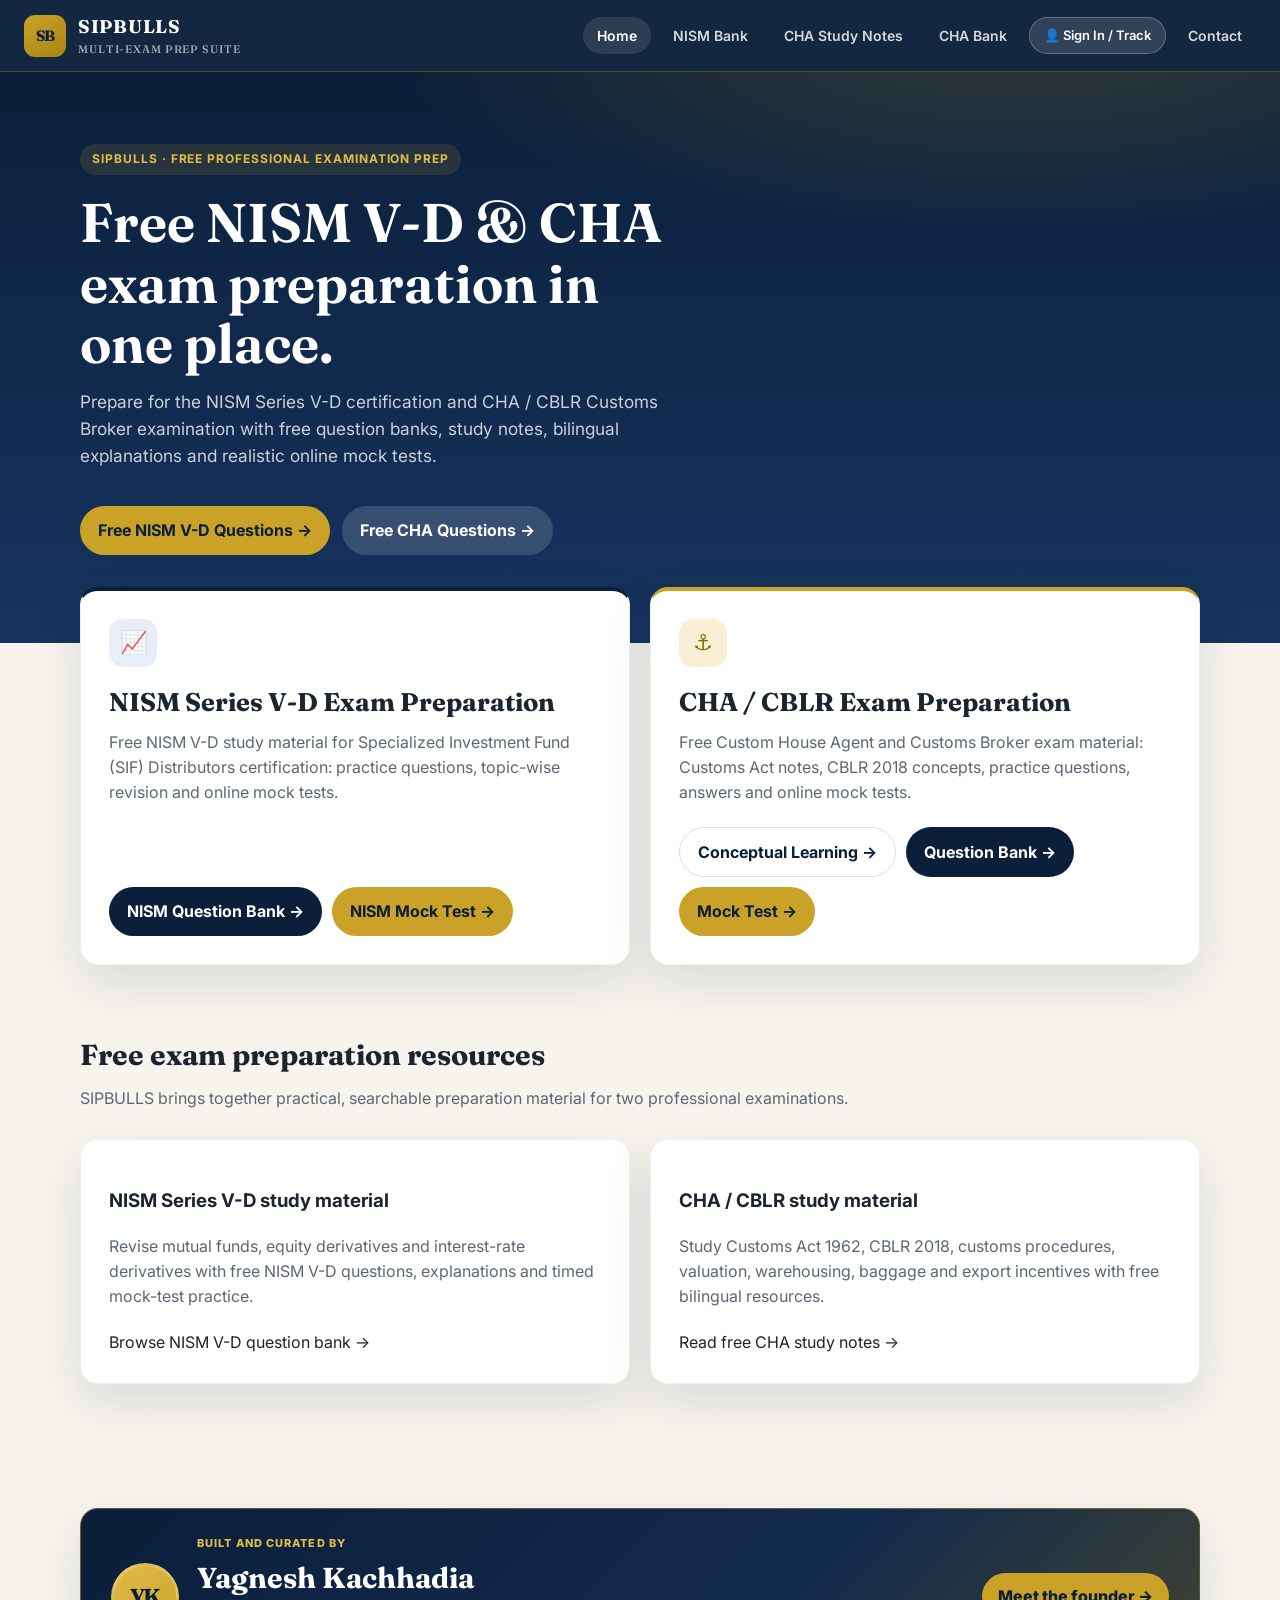
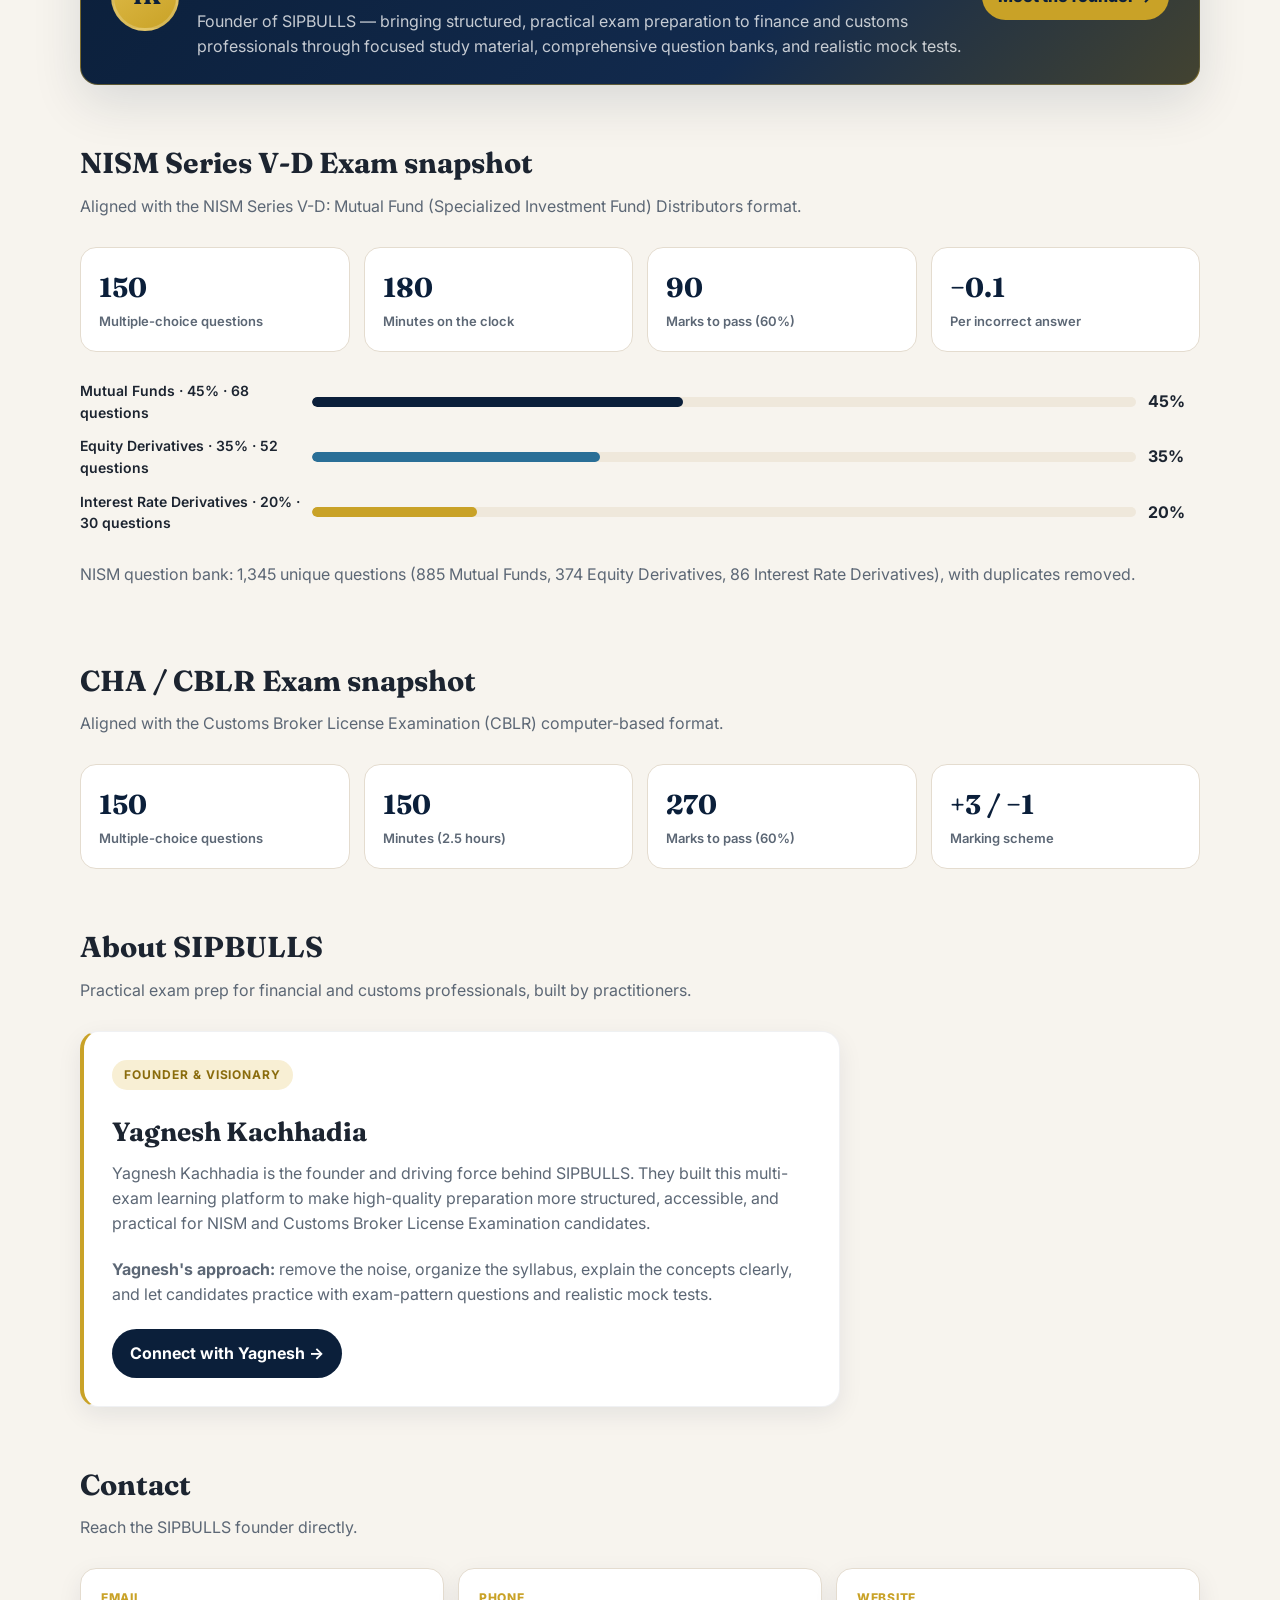
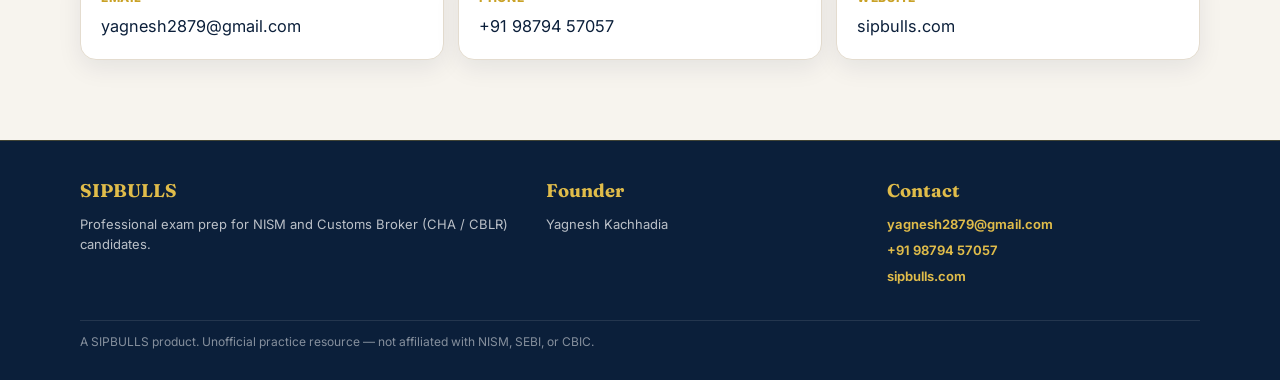
<file: index.html>
<!DOCTYPE html>
<html lang="en">
<head>
  <meta charset="UTF-8" />
  <meta name="viewport" content="width=device-width, initial-scale=1" />
  <title>Free NISM V-D & CHA Exam Preparation | SIPBULLS</title>
  <meta name="description" content="Free NISM Series V-D and CHA / CBLR exam preparation with question banks, study notes, bilingual explanations and mock tests.">
  <link rel="icon" href="data:image/svg+xml,<svg xmlns='http://www.w3.org/2000/svg' viewBox='0 0 64 64'><rect width='64' height='64' rx='14' fill='%230B1F3A'/><text x='32' y='42' text-anchor='middle' font-size='20' font-family='Georgia' fill='%23C9A227'>SB</text></svg>" />
  <link rel="preconnect" href="https://fonts.googleapis.com" />
  <link rel="preconnect" href="https://fonts.gstatic.com" crossorigin />
  <link href="https://fonts.googleapis.com/css2?family=Fraunces:opsz,wght@9..144,600;9..144,700&family=Inter:wght@400;500;600;700;800&display=swap" rel="stylesheet" />
  <link rel="stylesheet" href="assets/css/styles.css" />
  <link rel="canonical" href="https://sipbulls.com/" />
  <meta name="keywords" content="NISM V-D preparation, NISM Series V-D mock test, NISM question bank, CHA exam preparation, CBLR exam preparation, free CHA questions, free exam material" />
  <meta property="og:type" content="website" />
  <meta property="og:url" content="https://sipbulls.com/" />
  <meta property="og:title" content="Free NISM V-D & CHA Exam Preparation | SIPBULLS" />
  <meta property="og:description" content="Free NISM Series V-D and CHA / CBLR exam preparation with question banks, study notes and mock tests." />
  <meta property="og:site_name" content="SIPBULLS" />
  <meta name="twitter:card" content="summary" />
  <meta name="twitter:title" content="Free NISM V-D & CHA Exam Preparation | SIPBULLS" />
  <meta name="twitter:description" content="Free bilingual study material, questions and mock tests for NISM V-D and CHA / CBLR exams." />
  <script type="application/ld+json">
  {
    "@context":"https://schema.org",
    "@graph":[
      {"@type":"WebSite","@id":"https://sipbulls.com/#website","url":"https://sipbulls.com/","name":"SIPBULLS Exam Preparation","description":"Free NISM Series V-D and CHA / CBLR examination preparation with study notes, questions and mock tests.","inLanguage":["en-IN","hi-IN"],"publisher":{"@id":"https://sipbulls.com/#organization"}},
      {"@type":"Organization","@id":"https://sipbulls.com/#organization","name":"SIPBULLS","url":"https://sipbulls.com/","email":"yagnesh2879@gmail.com","founder":{"@type":"Person","name":"Yagnesh Kachhadia"}},
      {"@type":"EducationalOrganization","name":"SIPBULLS","url":"https://sipbulls.com/","description":"Free online preparation resources for NISM Series V-D and Customs Broker License Examination (CHA / CBLR)."}
    ]
  }
  </script>
</head>
<body>
  <header class="site-header">
    <a class="brand" href="index.html">
      <span class="brand-mark">SB</span>
      <span class="brand-name">SIPBULLS<small>Multi-Exam Prep Suite</small></span>
    </a>
    <nav class="nav">
      <a href="index.html" data-page="home" class="active">Home</a>
      <a href="bank.html" data-page="bank">NISM Bank</a>
      <a href="cha.html" data-page="cha">CHA Study Notes</a>
      <a href="cha-bank.html" data-page="cha-bank">CHA Bank</a>
      <a href="index.html#contact">Contact</a>
    </nav>
  </header>

  <section class="hero">
    <div class="hero-inner">
      <span class="kicker">SIPBULLS · Free Professional Examination Prep</span>
      <h1>Free NISM V-D & CHA exam preparation in one place.</h1>
      <p class="lead">
        Prepare for the NISM Series V-D certification and CHA / CBLR Customs Broker examination with free question banks, study notes, bilingual explanations and realistic online mock tests.
      </p>
      <div style="display:flex;gap:12px;flex-wrap:wrap;margin-top:20px">
        <a class="btn btn-gold" href="bank.html">Free NISM V-D Questions →</a>
        <a class="btn btn-primary" href="cha-bank.html" style="background:rgba(255,255,255,0.15);color:white">Free CHA Questions →</a>
      </div>
    </div>
  </section>

  <!-- Dual Exam Selection Choice Grid -->
  <div class="wrap choice-grid" style="grid-template-columns: repeat(2, minmax(0, 1fr)); margin-top:-56px">
    <!-- Track 1: NISM Series V-D -->
    <div class="choice-card" style="border-top: 4px solid var(--navy)">
      <div class="choice-icon">📈</div>
      <h2>NISM Series V-D Exam Preparation</h2>
      <p>Free NISM V-D study material for Specialized Investment Fund (SIF) Distributors certification: practice questions, topic-wise revision and online mock tests.</p>
      <div style="display:flex;gap:10px;flex-wrap:wrap;margin-top:auto">
        <a class="btn btn-primary" href="bank.html">NISM Question Bank →</a>
        <a class="btn btn-gold" href="exam.html?new=1">NISM Mock Test →</a>
      </div>
    </div>

    <!-- Track 2: CHA / CBLR Exam -->
    <div class="choice-card accent" style="border-top: 4px solid var(--gold)">
      <div class="choice-icon">⚓</div>
      <h2>CHA / CBLR Exam Preparation</h2>
      <p>Free Custom House Agent and Customs Broker exam material: Customs Act notes, CBLR 2018 concepts, practice questions, answers and online mock tests.</p>
      <div style="display:flex;gap:10px;flex-wrap:wrap;margin-top:auto">
        <a class="btn btn-ghost" href="cha.html">Conceptual Learning →</a>
        <a class="btn btn-primary" href="cha-bank.html">Question Bank →</a>
        <a class="btn btn-gold" href="cha-exam.html?new=1">Mock Test →</a>
      </div>
    </div>
  </div>

  <section class="section seo-intro" aria-labelledby="free-resources-heading">
    <div class="wrap">
      <h2 id="free-resources-heading">Free exam preparation resources</h2>
      <p class="sub">SIPBULLS brings together practical, searchable preparation material for two professional examinations.</p>
      <div class="choice-grid" style="grid-template-columns:repeat(2,minmax(0,1fr));margin-top:20px">
        <article class="choice-card" style="min-height:0">
          <h3>NISM Series V-D study material</h3>
          <p>Revise mutual funds, equity derivatives and interest-rate derivatives with free NISM V-D questions, explanations and timed mock-test practice.</p>
          <a href="bank.html">Browse NISM V-D question bank →</a>
        </article>
        <article class="choice-card" style="min-height:0">
          <h3>CHA / CBLR study material</h3>
          <p>Study Customs Act 1962, CBLR 2018, customs procedures, valuation, warehousing, baggage and export incentives with free bilingual resources.</p>
          <a href="cha.html">Read free CHA study notes →</a>
        </article>
      </div>
    </div>
  </section>

  <!-- Founder Spotlight -->
  <section class="section" style="padding-bottom:0">
    <div class="wrap">
      <div class="founder-spotlight">
        <div class="founder-avatar" aria-hidden="true">YK</div>
        <div>
          <p class="eyebrow">Built and curated by</p>
          <h2>Yagnesh Kachhadia</h2>
          <p>Founder of SIPBULLS — bringing structured, practical exam preparation to finance and customs professionals through focused study material, comprehensive question banks, and realistic mock tests.</p>
        </div>
        <a class="founder-link" href="#about">Meet the founder →</a>
      </div>
    </div>
  </section>

  <!-- NISM Exam Snapshot Section (Preserved fully) -->
  <section class="section">
    <div class="wrap">
      <h2>NISM Series V-D Exam snapshot</h2>
      <p class="sub">Aligned with the NISM Series V-D: Mutual Fund (Specialized Investment Fund) Distributors format.</p>
      <div class="stats">
        <div class="stat"><b>150</b><span>Multiple-choice questions</span></div>
        <div class="stat"><b>180</b><span>Minutes on the clock</span></div>
        <div class="stat"><b>90</b><span>Marks to pass (60%)</span></div>
        <div class="stat"><b>−0.1</b><span>Per incorrect answer</span></div>
      </div>

      <div class="weight">
        <div class="weight-row">
          <span>Mutual Funds · 45% · 68 questions</span>
          <div class="bar mf"><i></i></div>
          <strong>45%</strong>
        </div>
        <div class="weight-row">
          <span>Equity Derivatives · 35% · 52 questions</span>
          <div class="bar ed"><i></i></div>
          <strong>35%</strong>
        </div>
        <div class="weight-row">
          <span>Interest Rate Derivatives · 20% · 30 questions</span>
          <div class="bar ird"><i></i></div>
          <strong>20%</strong>
        </div>
      </div>

      <p class="muted" id="bank-count" style="margin-top:28px"></p>
    </div>
  </section>

  <!-- CHA Exam Snapshot Section -->
  <section class="section" style="padding-top:0">
    <div class="wrap">
      <h2>CHA / CBLR Exam snapshot</h2>
      <p class="sub">Aligned with the Customs Broker License Examination (CBLR) computer-based format.</p>
      <div class="stats">
        <div class="stat"><b>150</b><span>Multiple-choice questions</span></div>
        <div class="stat"><b>150</b><span>Minutes (2.5 hours)</span></div>
        <div class="stat"><b>270</b><span>Marks to pass (60%)</span></div>
        <div class="stat"><b>+3 / −1</b><span>Marking scheme</span></div>
      </div>
    </div>
  </section>

  <!-- About Section -->
  <section class="section" id="about" style="padding-top:0">
    <div class="wrap">
      <h2>About SIPBULLS</h2>
      <p class="sub">Practical exam prep for financial and customs professionals, built by practitioners.</p>
      <div class="choice-card" style="min-height:0; max-width:760px; box-shadow: var(--shadow-sm); border-left:4px solid var(--gold);">
        <p class="kicker" style="color:#8a6c0d;background:var(--gold-soft);width:max-content">Founder & Visionary</p>
        <h2 style="font-size:1.65rem">Yagnesh Kachhadia</h2>
        <p>Yagnesh Kachhadia is the founder and driving force behind SIPBULLS. They built this multi-exam learning platform to make high-quality preparation more structured, accessible, and practical for NISM and Customs Broker License Examination candidates.</p>
        <p><strong>Yagnesh's approach:</strong> remove the noise, organize the syllabus, explain the concepts clearly, and let candidates practice with exam-pattern questions and realistic mock tests.</p>
        <a class="btn btn-primary" href="#contact" style="width:max-content">Connect with Yagnesh →</a>
      </div>
    </div>
  </section>

  <!-- Contact Section -->
  <section class="section" id="contact" style="padding-top:0">
    <div class="wrap">
      <h2>Contact</h2>
      <p class="sub">Reach the SIPBULLS founder directly.</p>
      <div class="contact-grid">
        <div class="contact-card">
          <span>Email</span>
          <a href="mailto:yagnesh2879@gmail.com">yagnesh2879@gmail.com</a>
        </div>
        <div class="contact-card">
          <span>Phone</span>
          <a href="tel:+919879457057">+91 98794 57057</a>
        </div>
        <div class="contact-card">
          <span>Website</span>
          <a href="https://sipbulls.com" target="_blank" rel="noopener">sipbulls.com</a>
        </div>
      </div>
    </div>
  </section>

  <footer class="site-footer">
    <div class="wrap">
      <div>
        <h3>SIPBULLS</h3>
        <p>Professional exam prep for NISM and Customs Broker (CHA / CBLR) candidates.</p>
      </div>
      <div>
        <h3>Founder</h3>
        <p>Yagnesh Kachhadia</p>
      </div>
      <div>
        <h3>Contact</h3>
        <ul>
          <li><a href="mailto:yagnesh2879@gmail.com">yagnesh2879@gmail.com</a></li>
          <li><a href="tel:+919879457057">+91 98794 57057</a></li>
          <li><a href="https://sipbulls.com" target="_blank" rel="noopener">sipbulls.com</a></li>
        </ul>
      </div>
      <div class="footer-note">A SIPBULLS product. Unofficial practice resource — not affiliated with NISM, SEBI, or CBIC.</div>
    </div>
  </footer>

  <script type="module">
    import { loadMeta } from "./assets/js/common.js";
    import { initAuthUI } from "./assets/js/auth-ui.js";
    initAuthUI();
    loadMeta()
      .then((meta) => {
        const el = document.getElementById("bank-count");
        const mf = meta.bySubject.mutual_funds || 0;
        const ed = meta.bySubject.equity_derivatives || 0;
        const ird = meta.bySubject.interest_rate_derivatives || 0;
        el.textContent = `NISM question bank: ${meta.total.toLocaleString()} unique questions (${mf} Mutual Funds, ${ed} Equity Derivatives, ${ird} Interest Rate Derivatives), with duplicates removed.`;
      })
      .catch(() => {});
  </script>
</body>
</html>
</file>
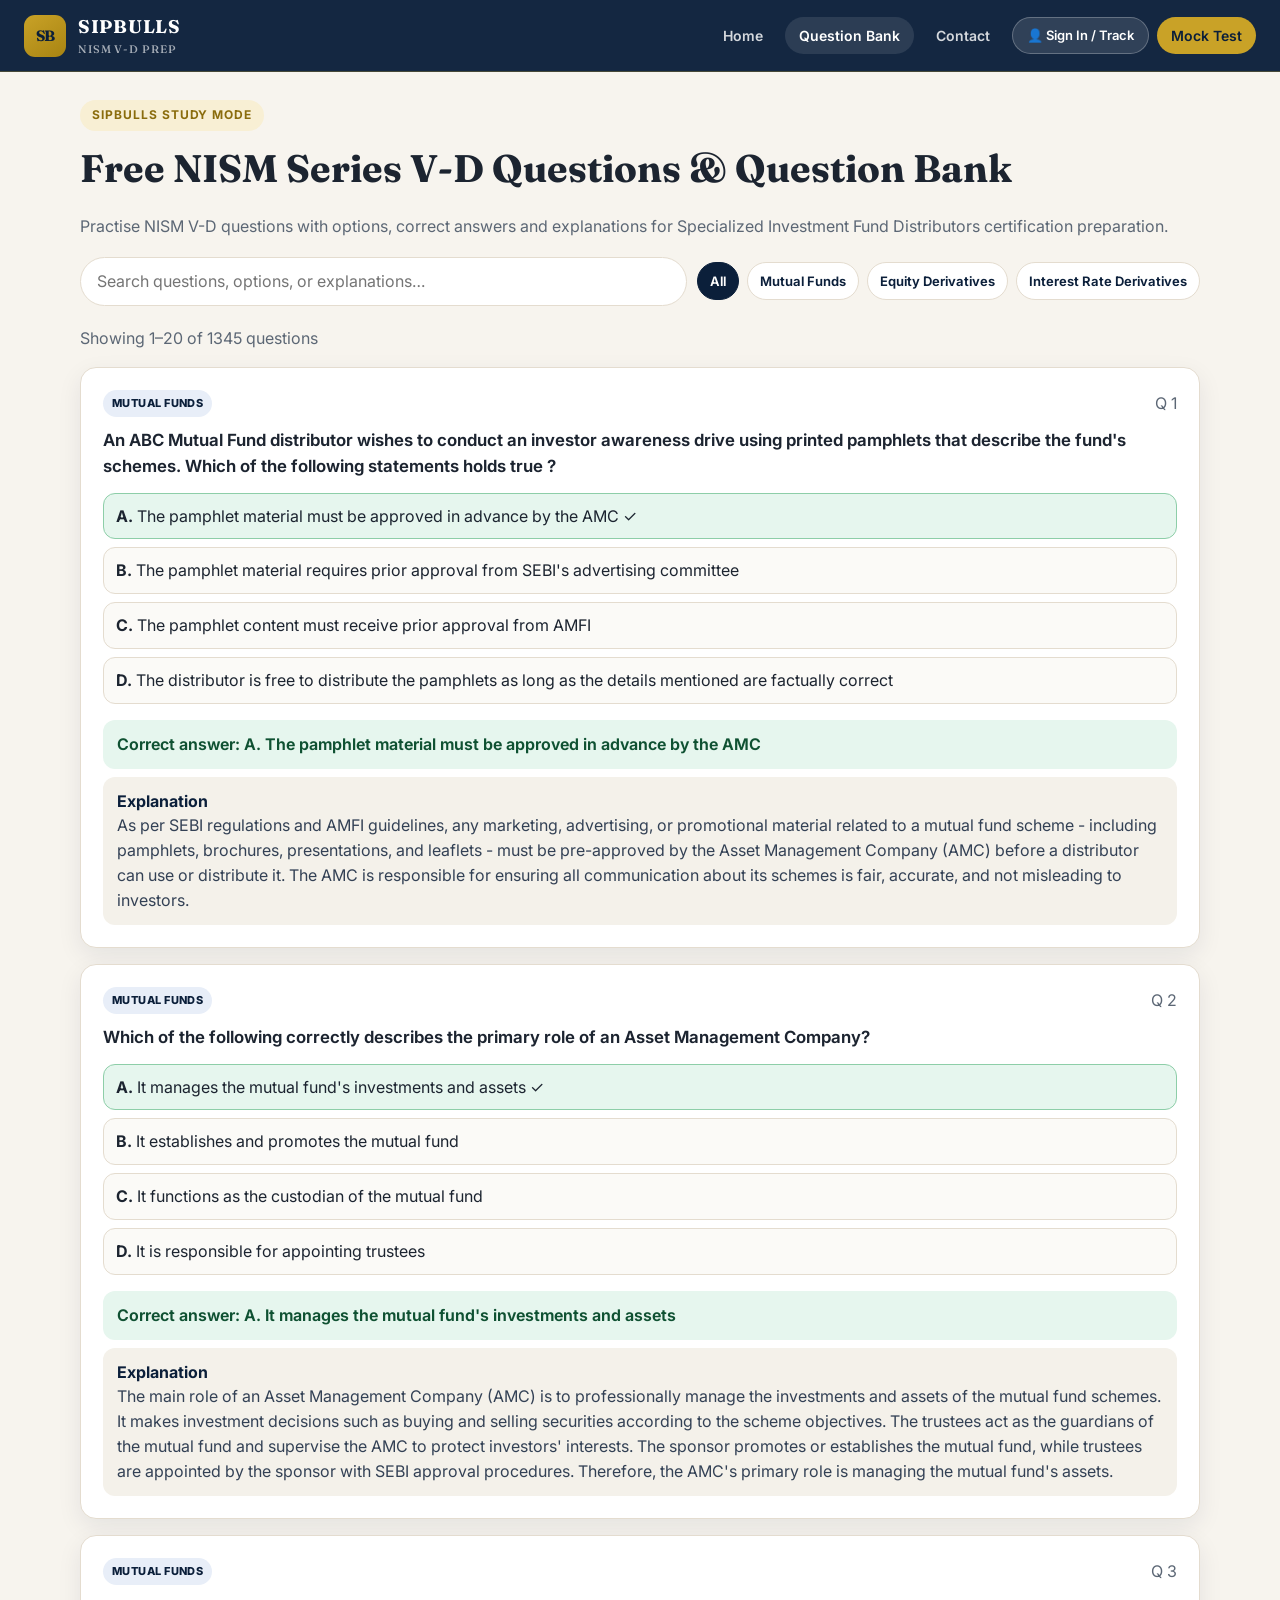
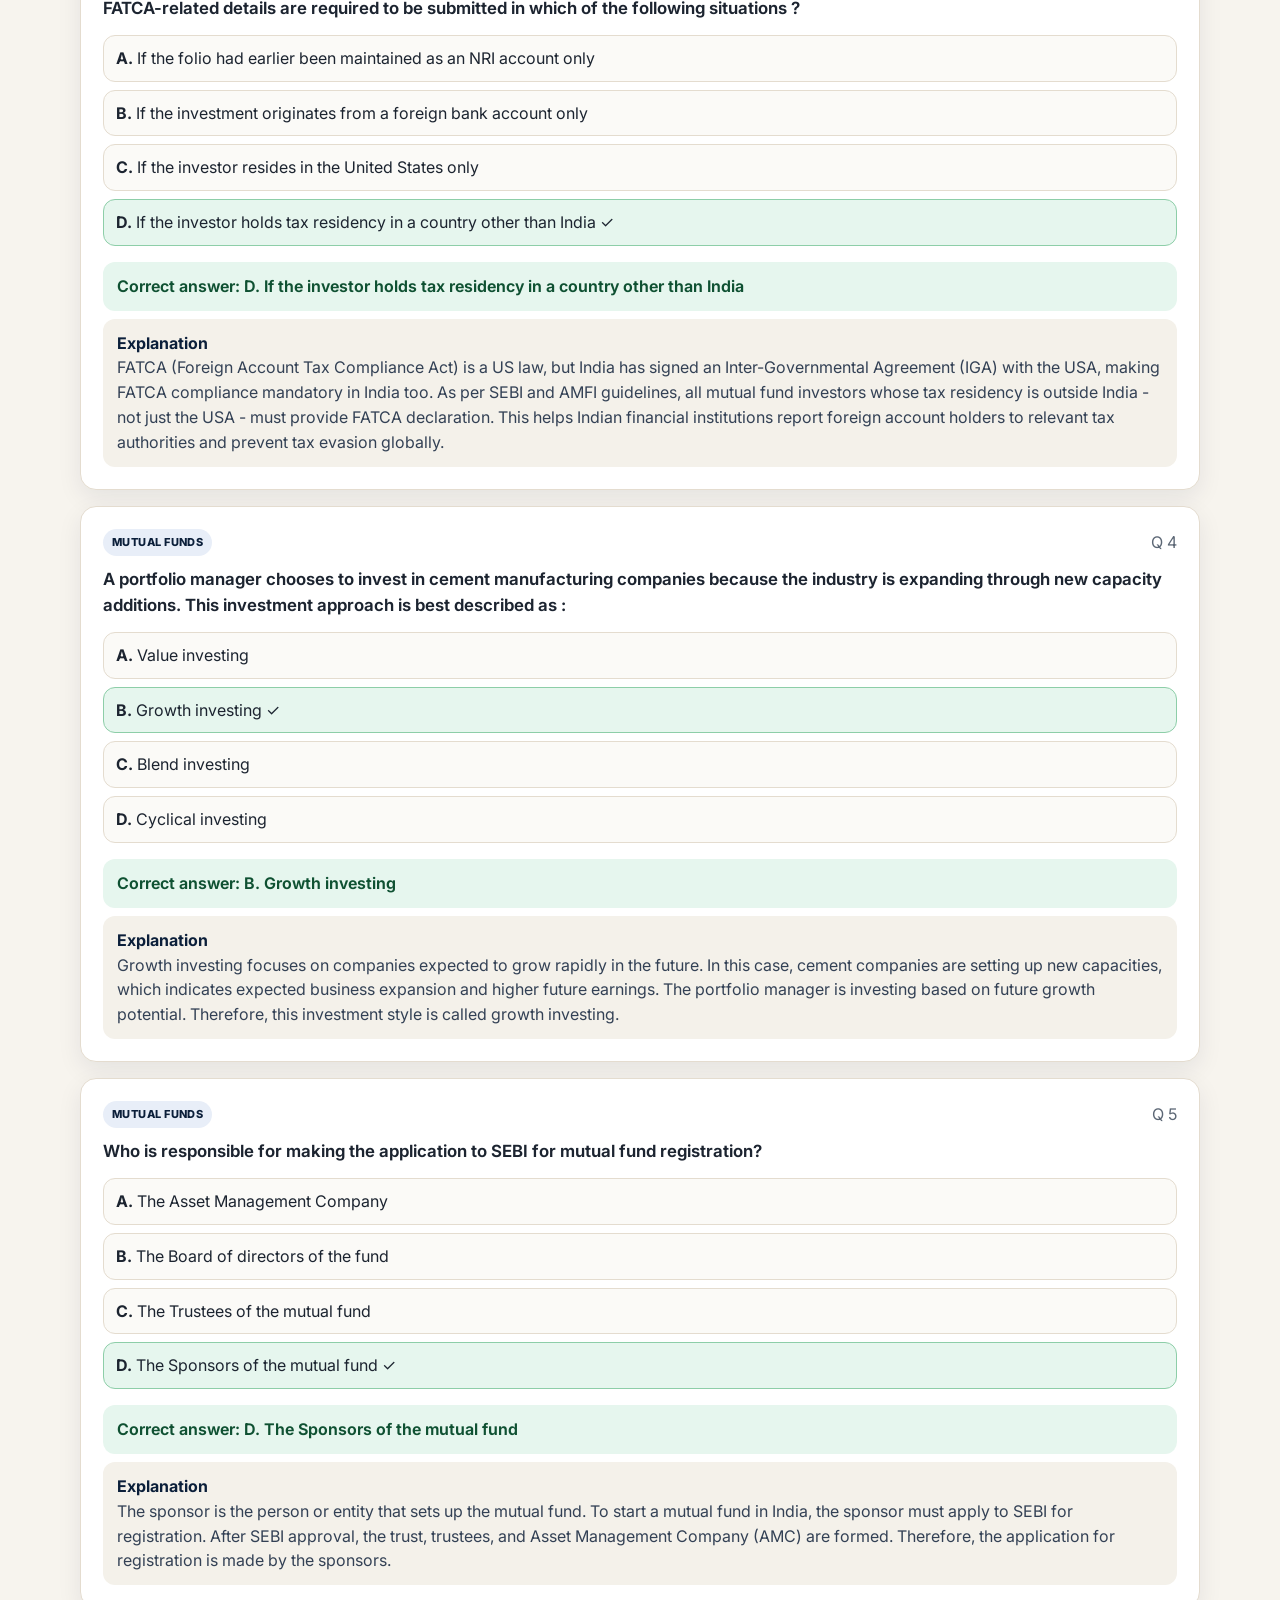
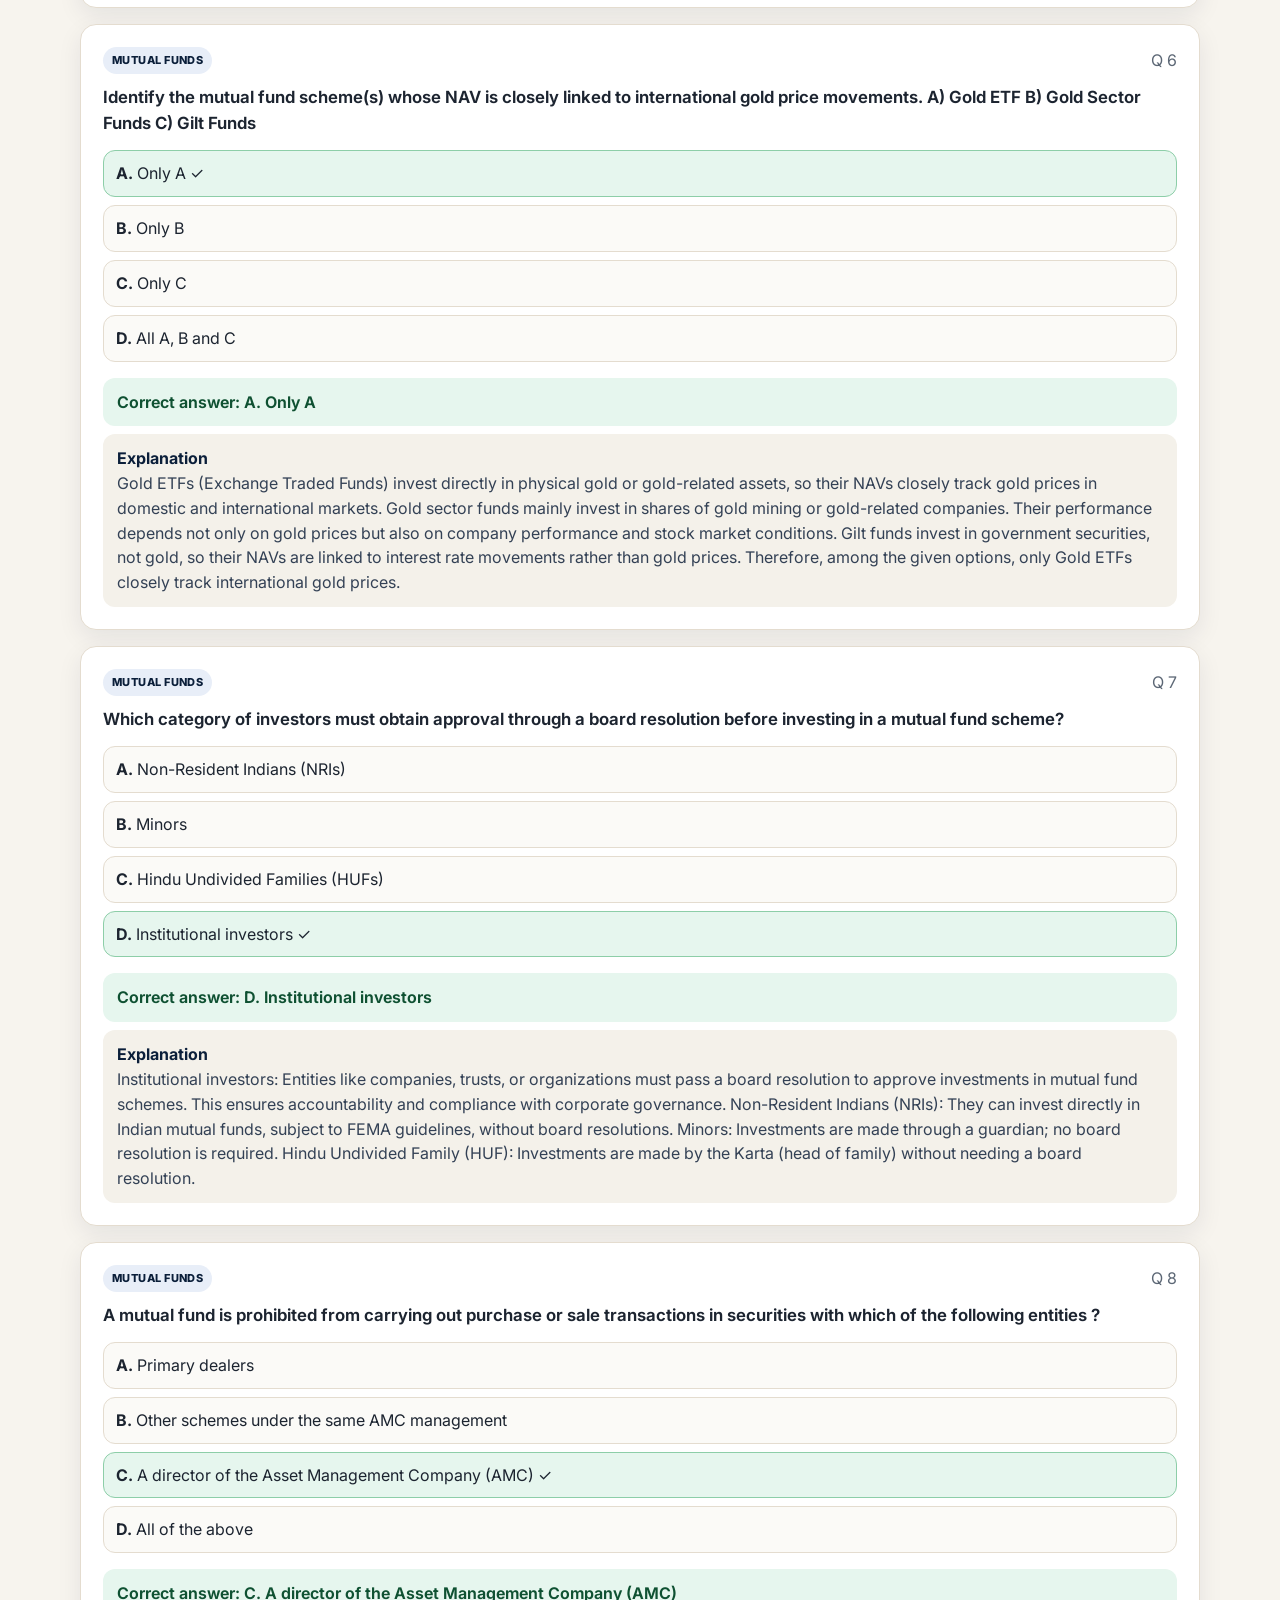
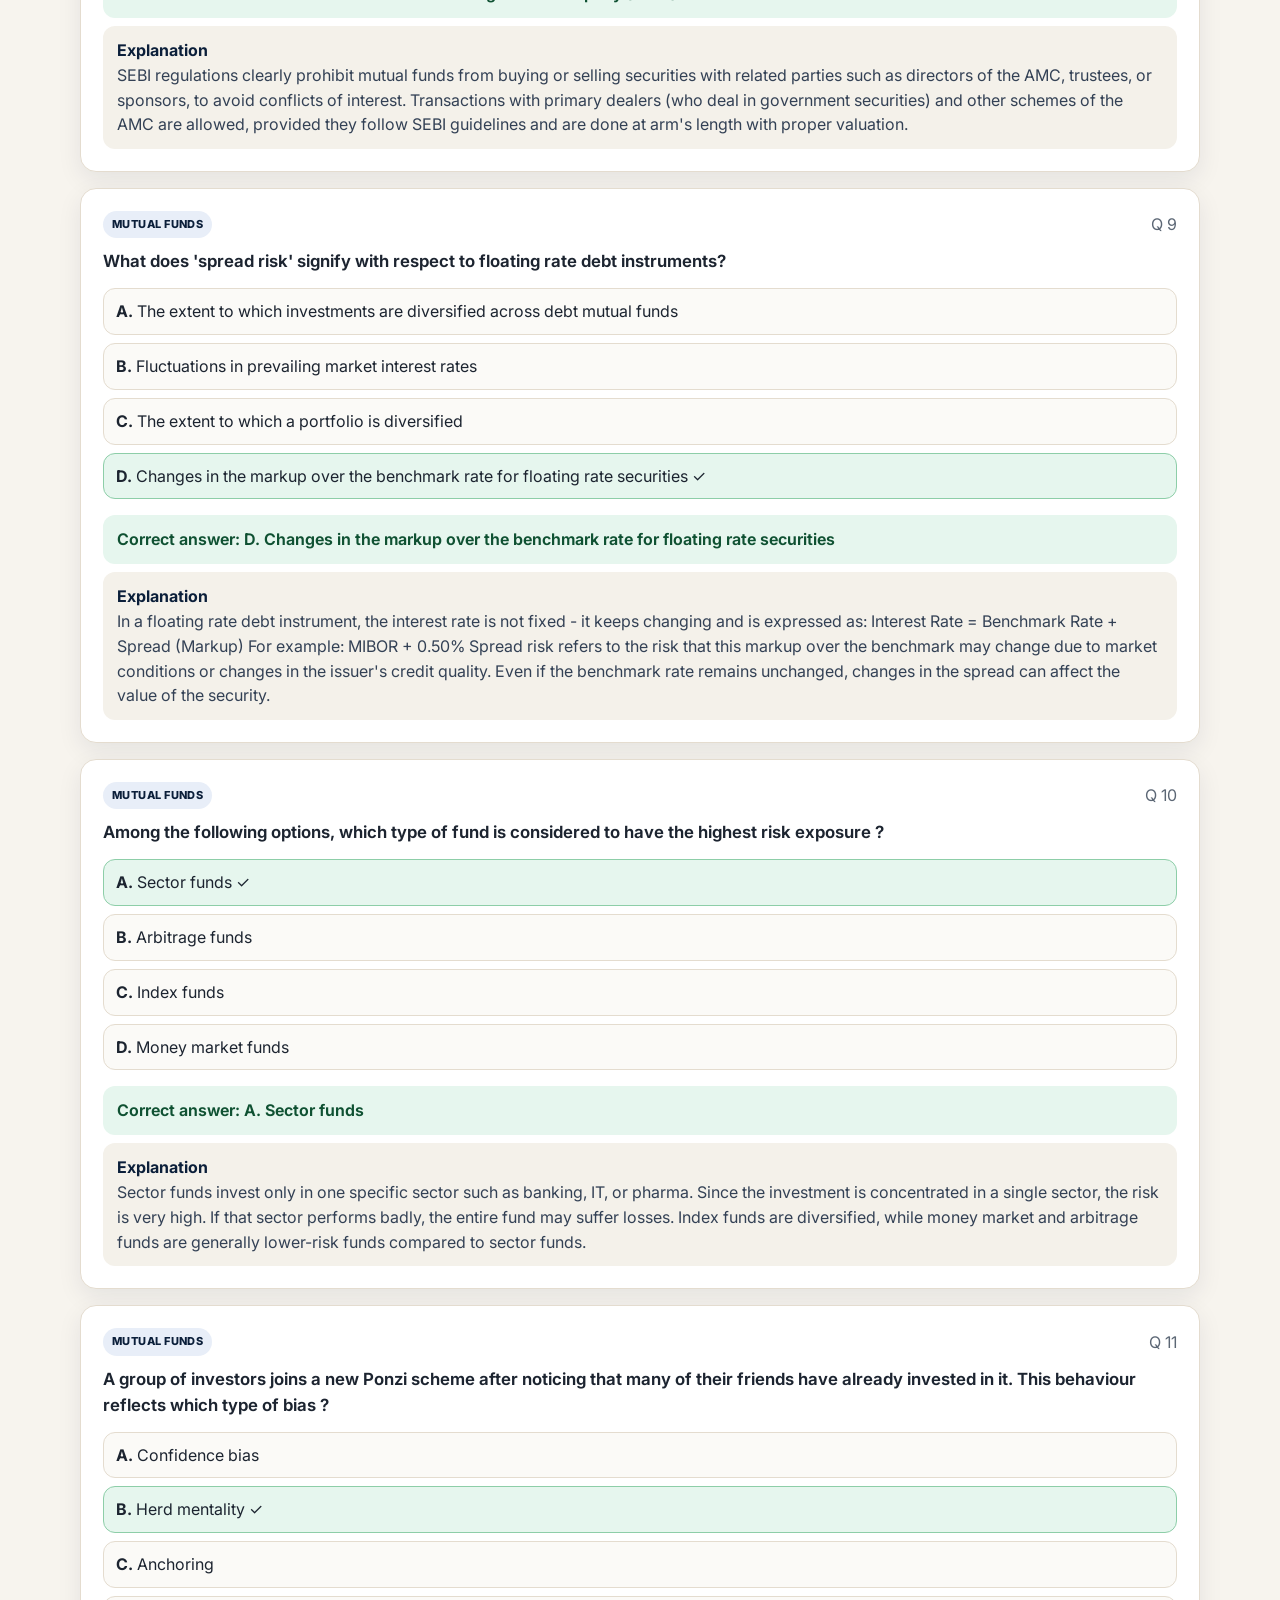
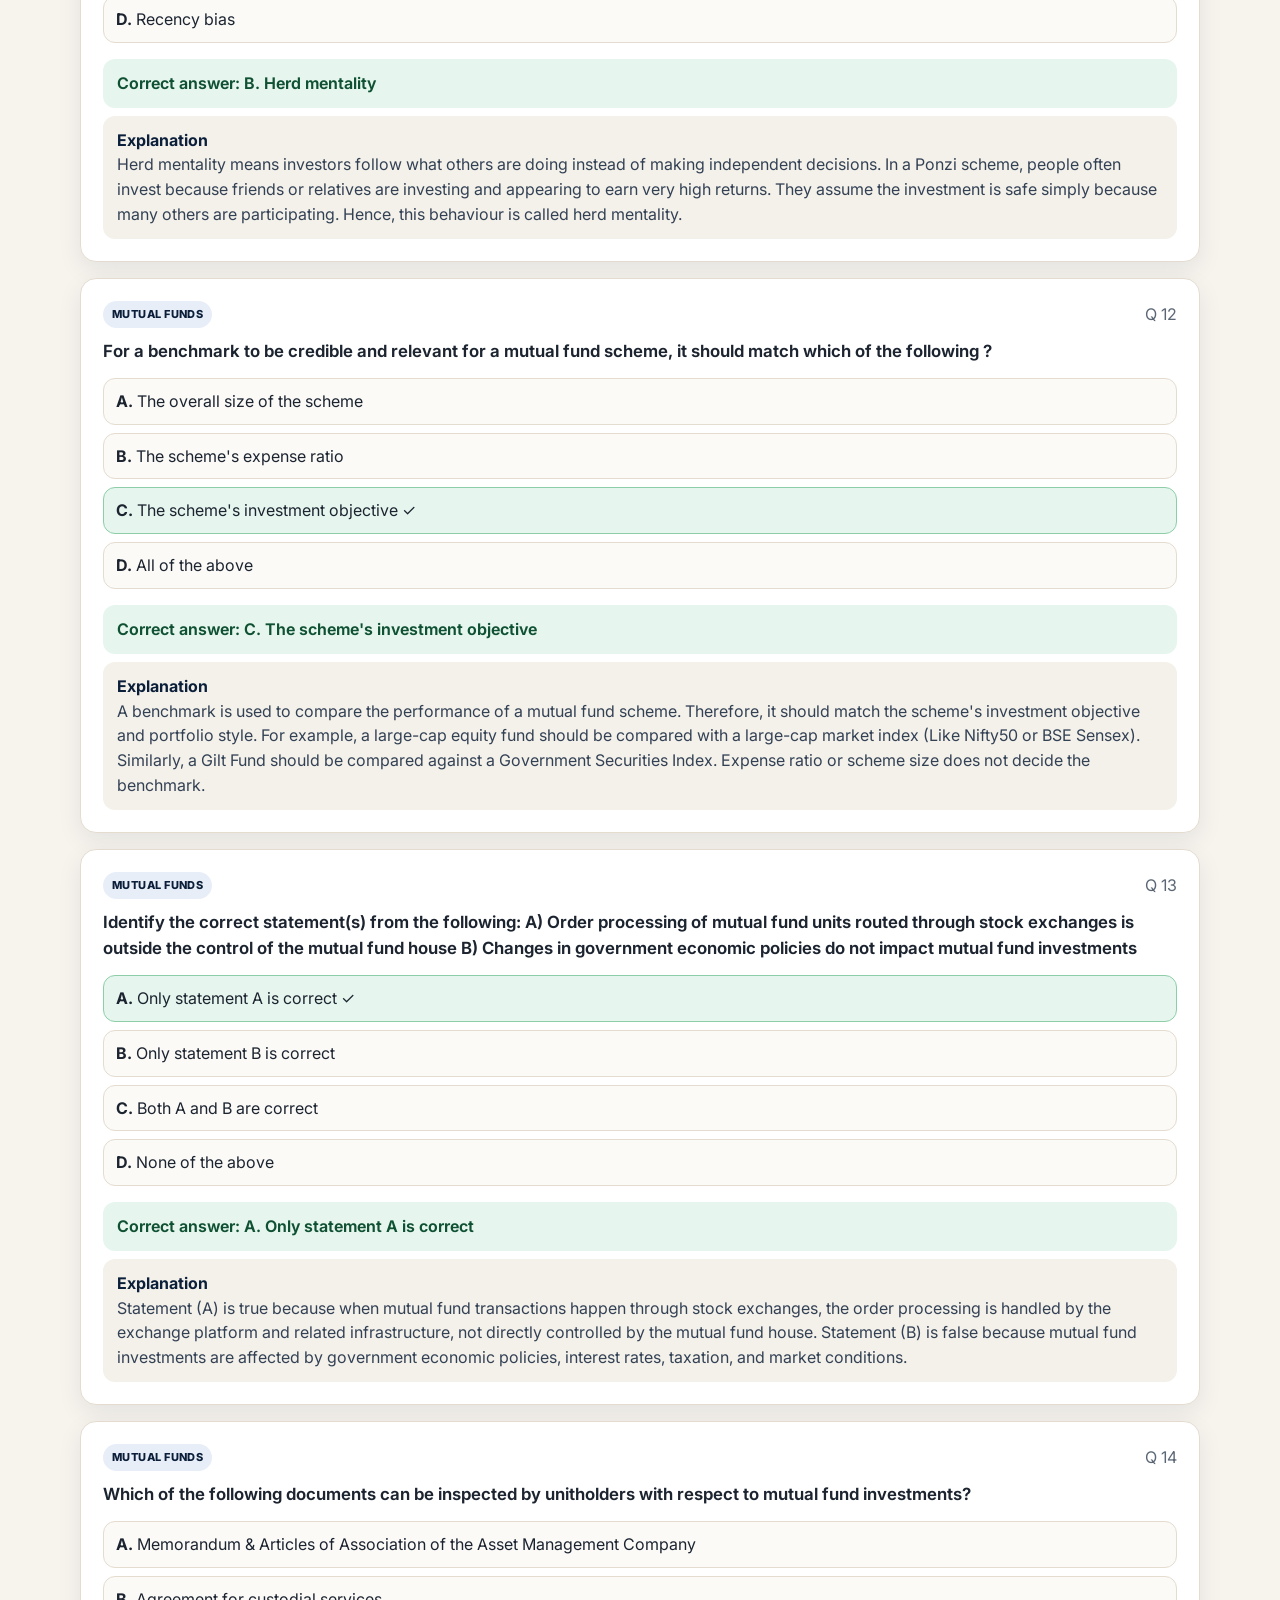
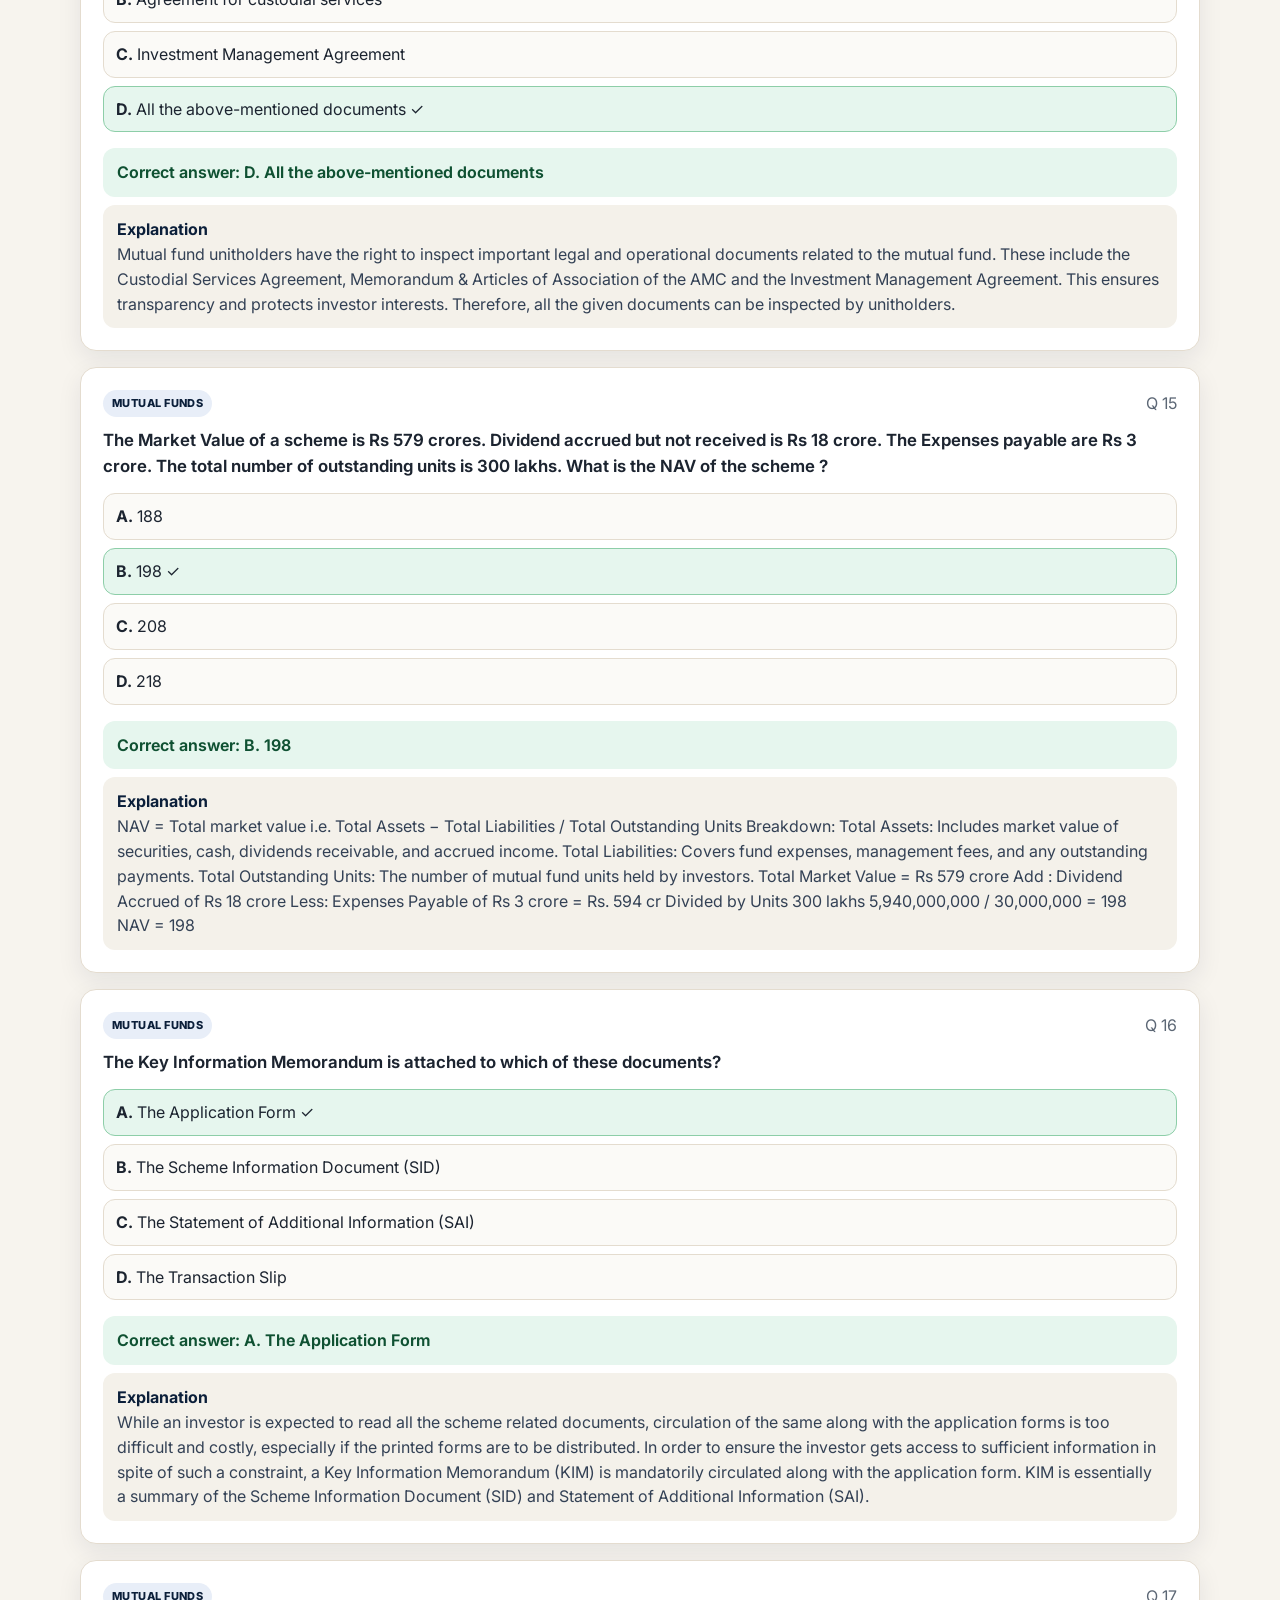
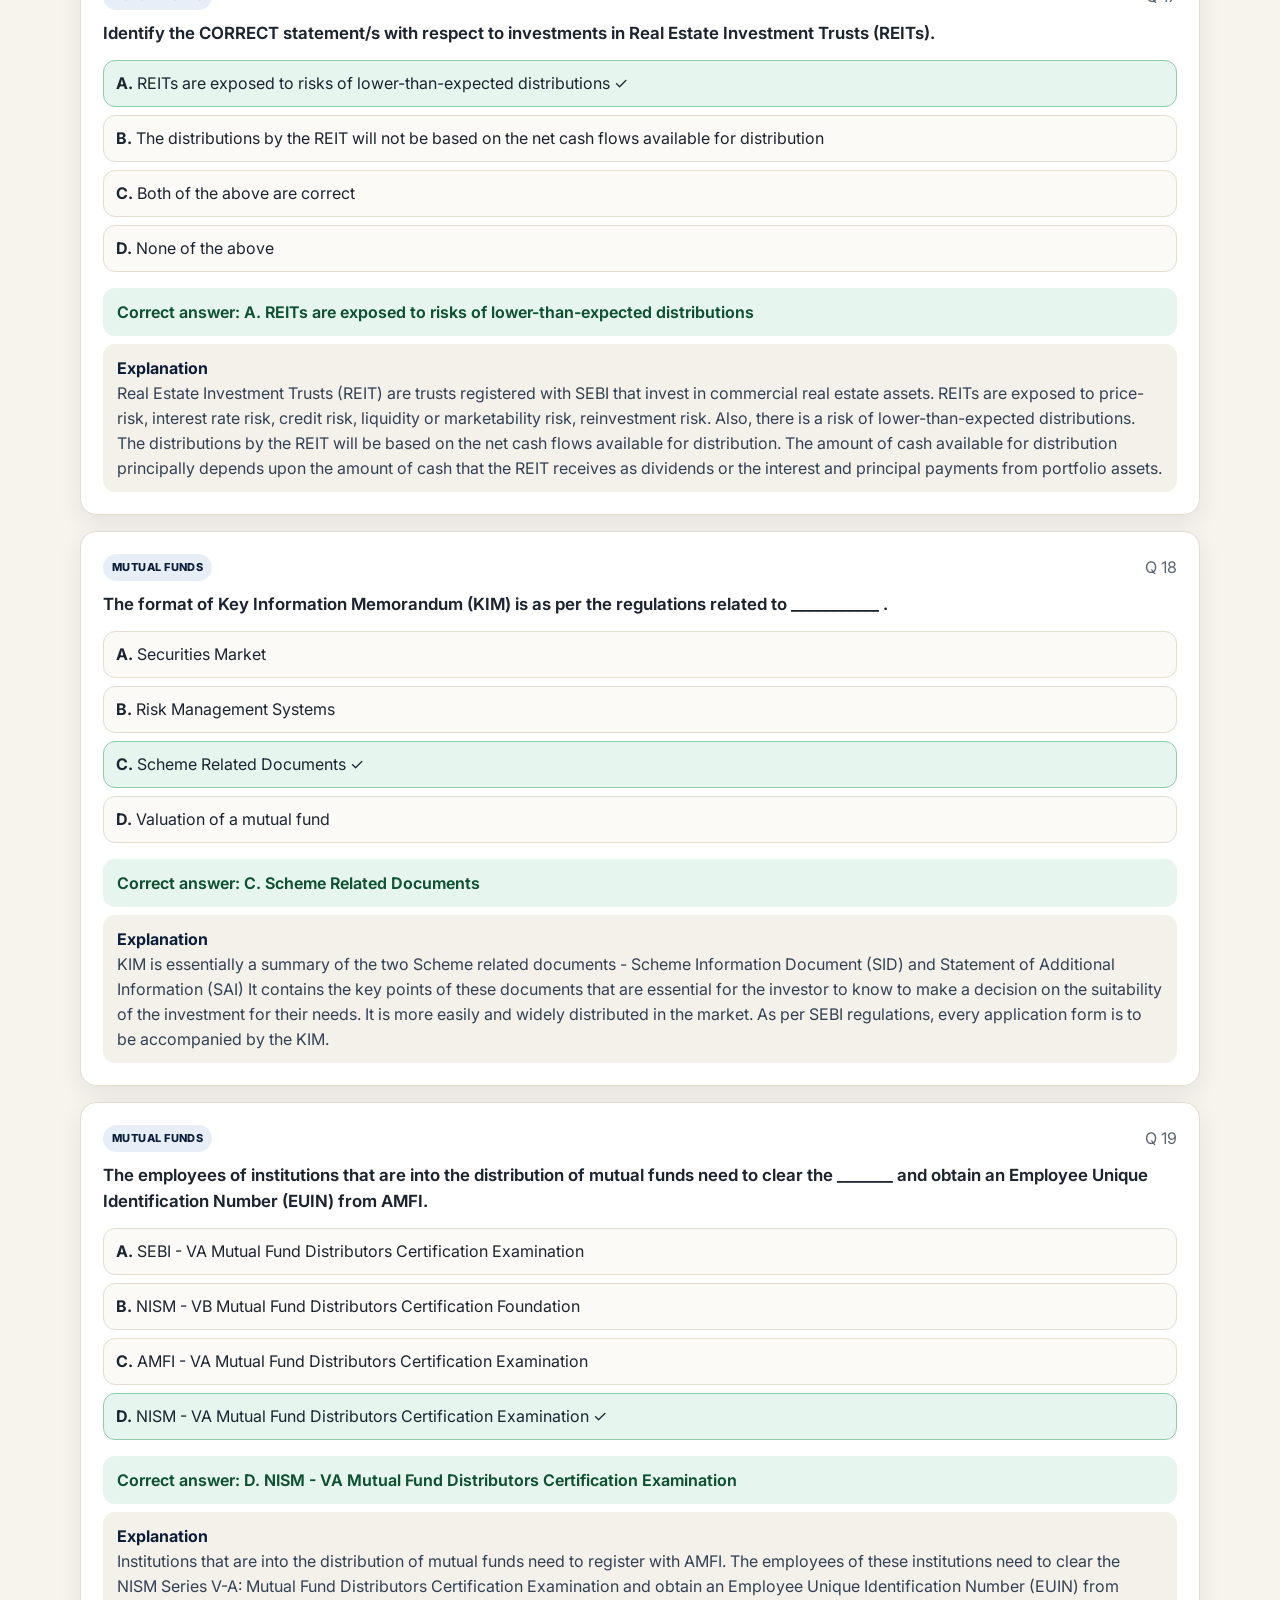
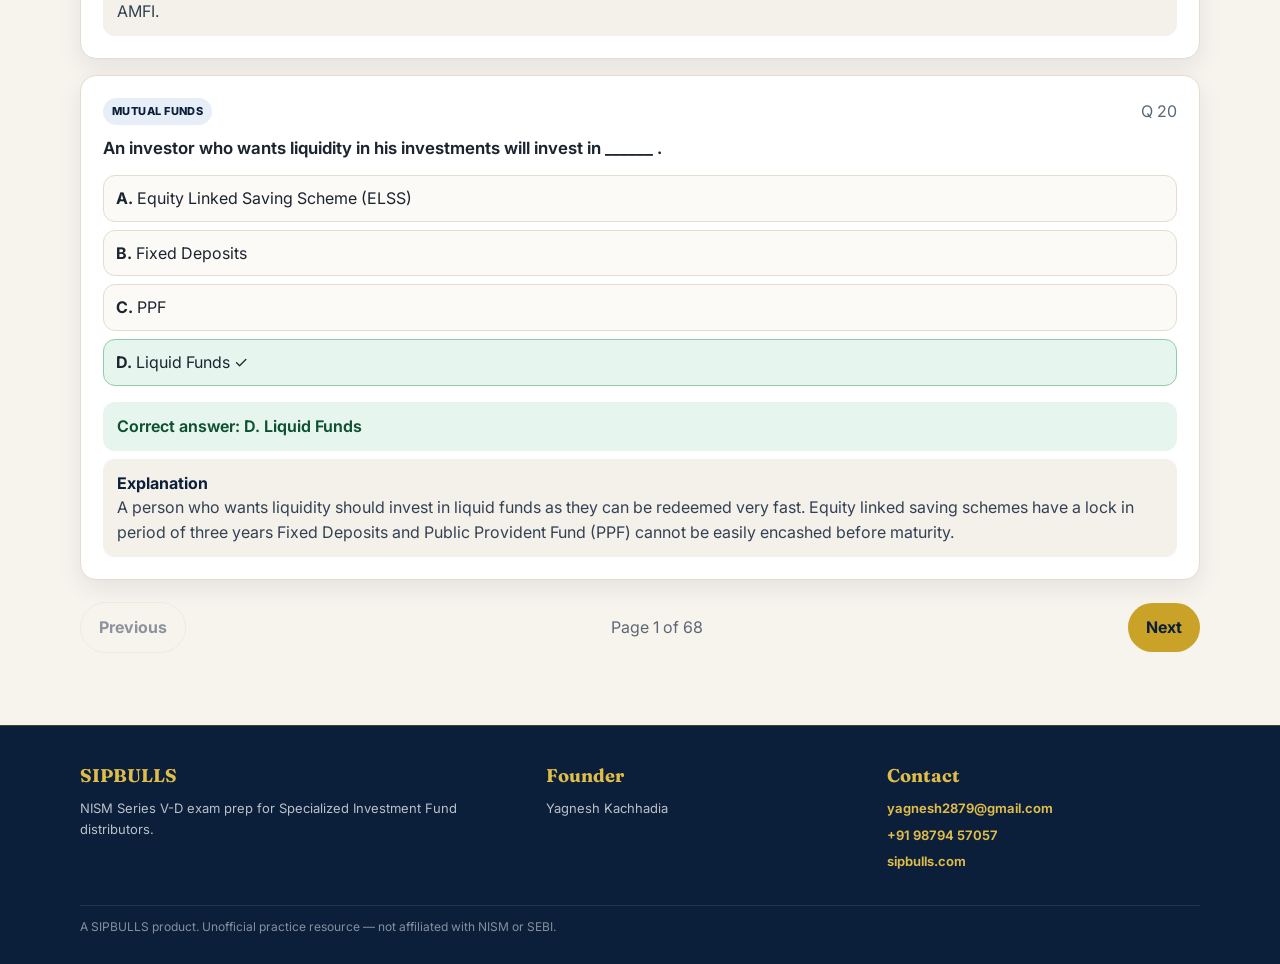
<file: bank.html>
<!DOCTYPE html>
<html lang="en">
<head>
  <meta charset="UTF-8" />
  <meta name="viewport" content="width=device-width, initial-scale=1" />
  <title>Free NISM Series V-D Question Bank with Answers | SIPBULLS</title>
  <link rel="icon" href="data:image/svg+xml,<svg xmlns='http://www.w3.org/2000/svg' viewBox='0 0 64 64'><rect width='64' height='64' rx='14' fill='%230B1F3A'/><text x='32' y='42' text-anchor='middle' font-size='20' font-family='Georgia' fill='%23C9A227'>SB</text></svg>" />
  <link rel="preconnect" href="https://fonts.googleapis.com" />
  <link rel="preconnect" href="https://fonts.gstatic.com" crossorigin />
  <link href="https://fonts.googleapis.com/css2?family=Fraunces:opsz,wght@9..144,600;9..144,700&family=Inter:wght@400;500;600;700;800&display=swap" rel="stylesheet" />
  <link rel="stylesheet" href="assets/css/styles.css" />
  <link rel="canonical" href="https://sipbulls.com/bank.html" />
  <meta name="description" content="Practise NISM Series V-D questions with answers and explanations for Specialized Investment Fund Distributors certification preparation.">
  <meta name="keywords" content="NISM V-D question bank, NISM V-D questions with answers, NISM mock questions, free NISM study material, Specialized Investment Fund exam" />
  <meta property="og:type" content="website" />
  <meta property="og:url" content="https://sipbulls.com/bank.html" />
  <meta property="og:title" content="Free NISM Series V-D Question Bank with Answers | SIPBULLS" />
  <meta property="og:description" content="Practise NISM Series V-D questions with answers and explanations." />
  <script type="application/ld+json">
  {"@context":"https://schema.org","@type":"CollectionPage","name":"Free NISM Series V-D Question Bank","description":"NISM Series V-D practice questions with answers and explanations.","url":"https://sipbulls.com/bank.html","isPartOf":{"@id":"https://sipbulls.com/#website"}}
  </script>
</head>
<body>
  <header class="site-header">
    <a class="brand" href="index.html">
      <span class="brand-mark">SB</span>
      <span class="brand-name">SIPBULLS<small>NISM V-D Prep</small></span>
    </a>
    <nav class="nav">
      <a href="index.html" data-page="home">Home</a>
      <a href="bank.html" data-page="bank" class="active">Question Bank</a>
      <a href="index.html#contact">Contact</a>
      <a class="cta" href="exam.html?new=1" data-page="exam">Mock Test</a>
    </nav>
  </header>

  <main class="wrap page-head">
    <span class="kicker" style="color:#8a6c0d;background:#f8efd4">SIPBULLS study mode</span>
    <h1>Free NISM Series V-D Questions & Question Bank</h1>
    <p class="muted">Practise NISM V-D questions with options, correct answers and explanations for Specialized Investment Fund Distributors certification preparation.</p>

    <div class="toolbar">
      <input class="search" id="search" type="search" placeholder="Search questions, options, or explanations…" />
      <div class="chips" id="filters">
        <button class="chip active" data-subject="all">All</button>
        <button class="chip" data-subject="mutual_funds">Mutual Funds</button>
        <button class="chip" data-subject="equity_derivatives">Equity Derivatives</button>
        <button class="chip" data-subject="interest_rate_derivatives">Interest Rate Derivatives</button>
      </div>
    </div>

    <p class="muted" id="status">Loading questions…</p>
    <div class="q-list" id="list"></div>
    <div class="pager" id="pager"></div>
  </main>

  <footer class="site-footer">
    <div class="wrap">
      <div>
        <h3>SIPBULLS</h3>
        <p>NISM Series V-D exam prep for Specialized Investment Fund distributors.</p>
      </div>
      <div>
        <h3>Founder</h3>
        <p>Yagnesh Kachhadia</p>
      </div>
      <div>
        <h3>Contact</h3>
        <ul>
          <li><a href="mailto:yagnesh2879@gmail.com">yagnesh2879@gmail.com</a></li>
          <li><a href="tel:+919879457057">+91 98794 57057</a></li>
          <li><a href="https://sipbulls.com" target="_blank" rel="noopener">sipbulls.com</a></li>
        </ul>
      </div>
      <div class="footer-note">A SIPBULLS product. Unofficial practice resource — not affiliated with NISM or SEBI.</div>
    </div>
  </footer>
  <script type="module" src="assets/js/bank.js"></script>
</body>
</html>
</file>
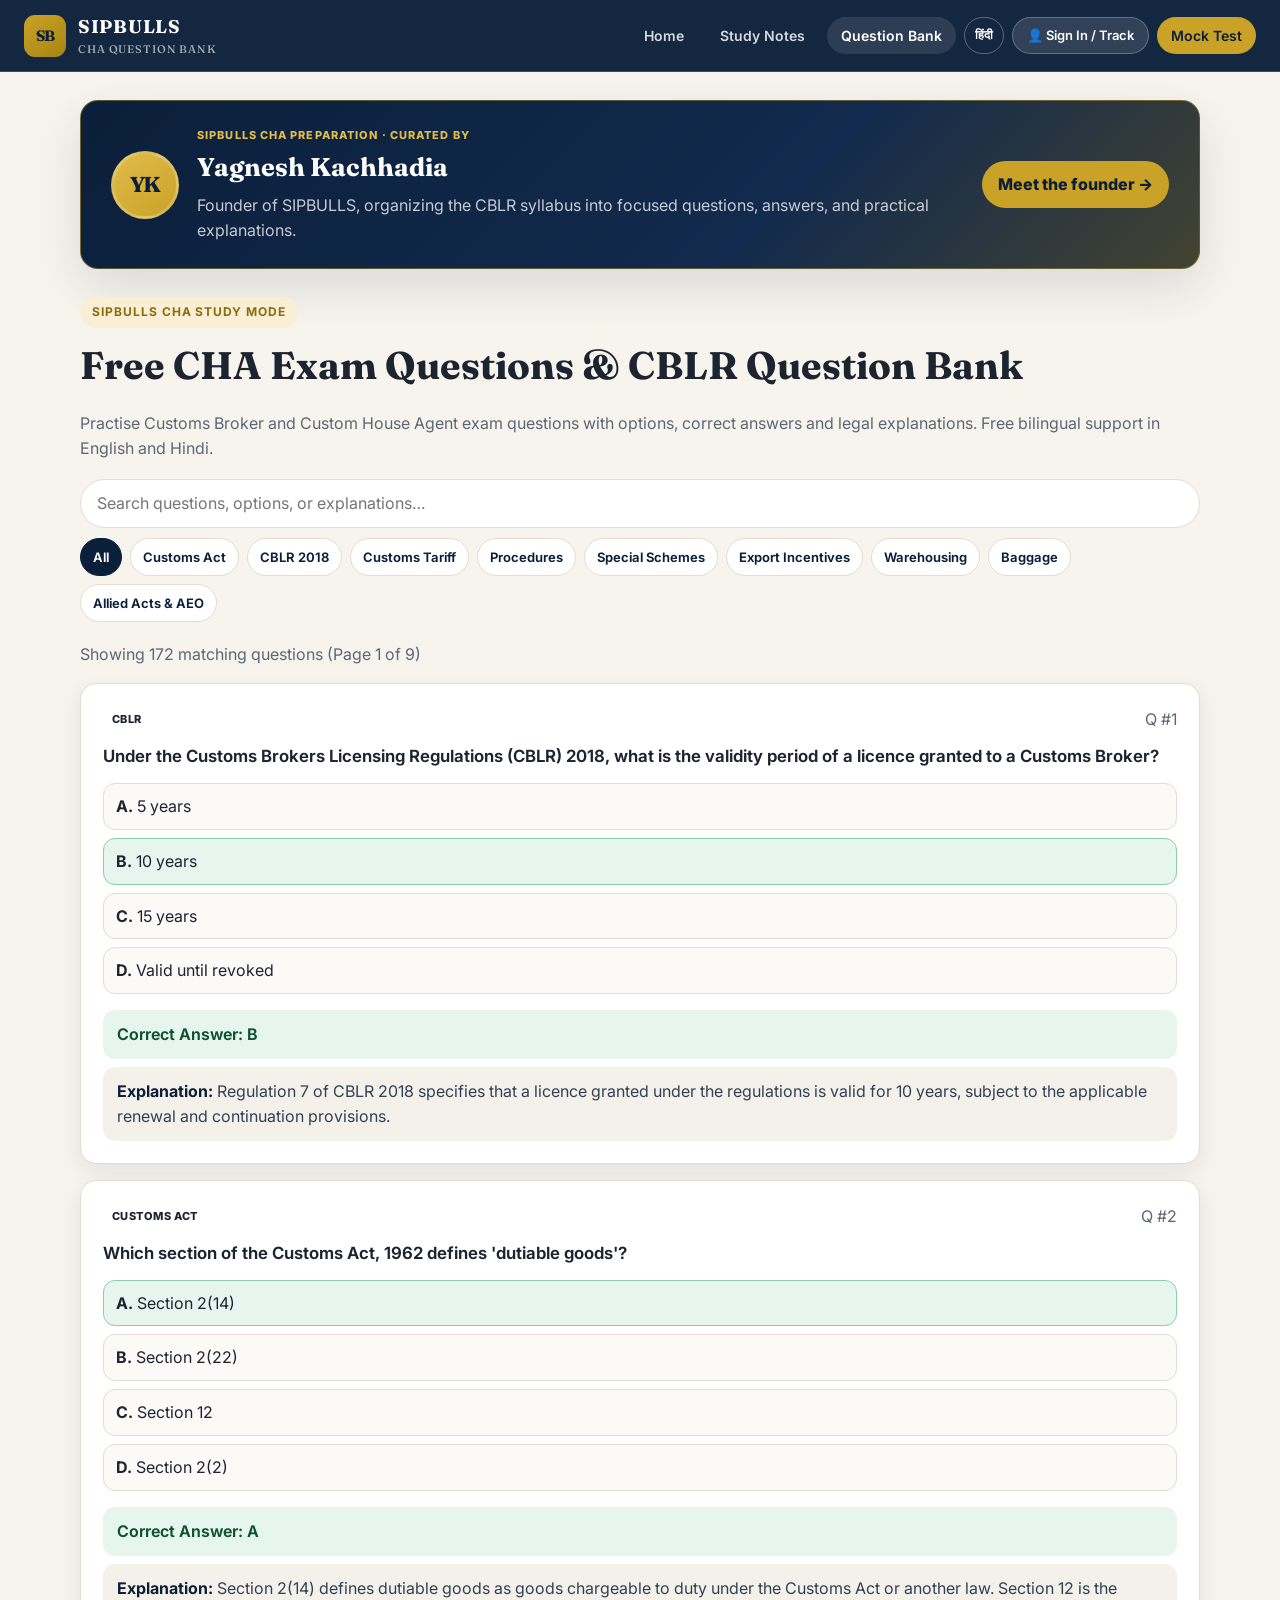
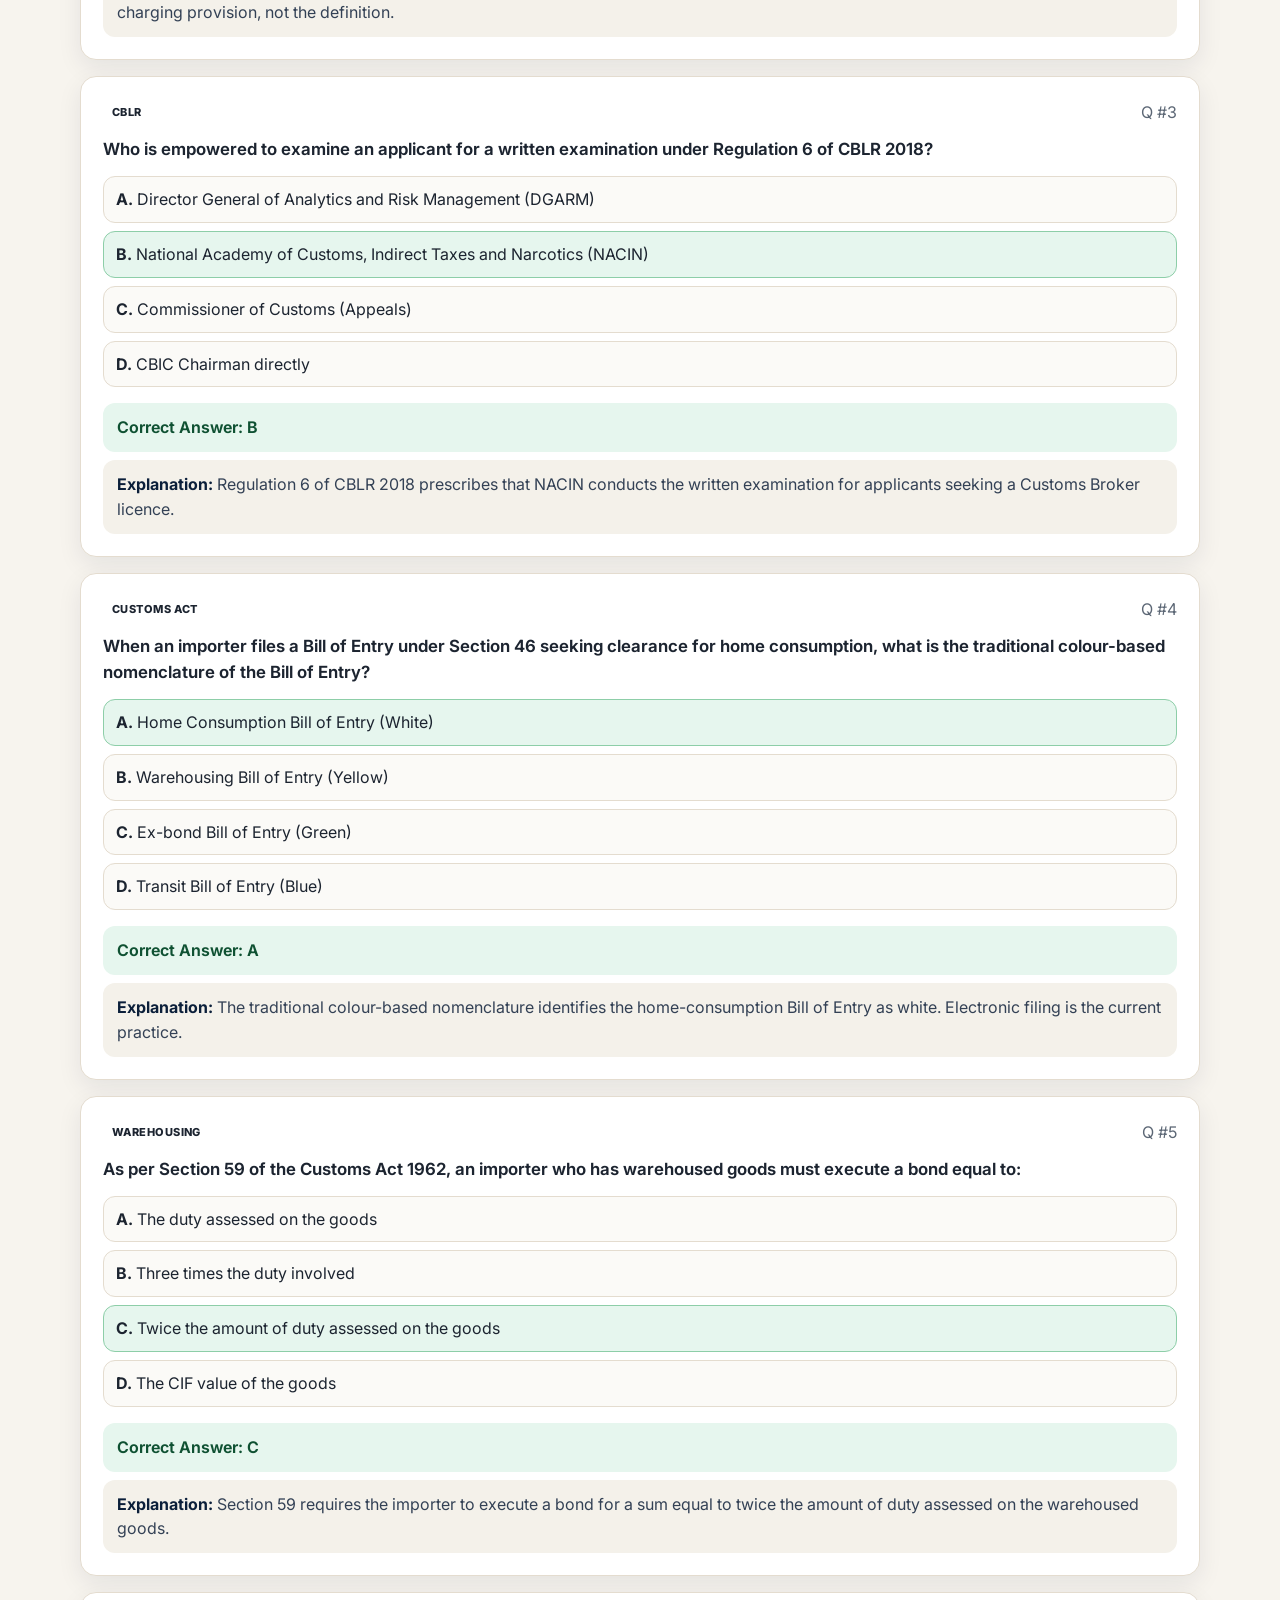
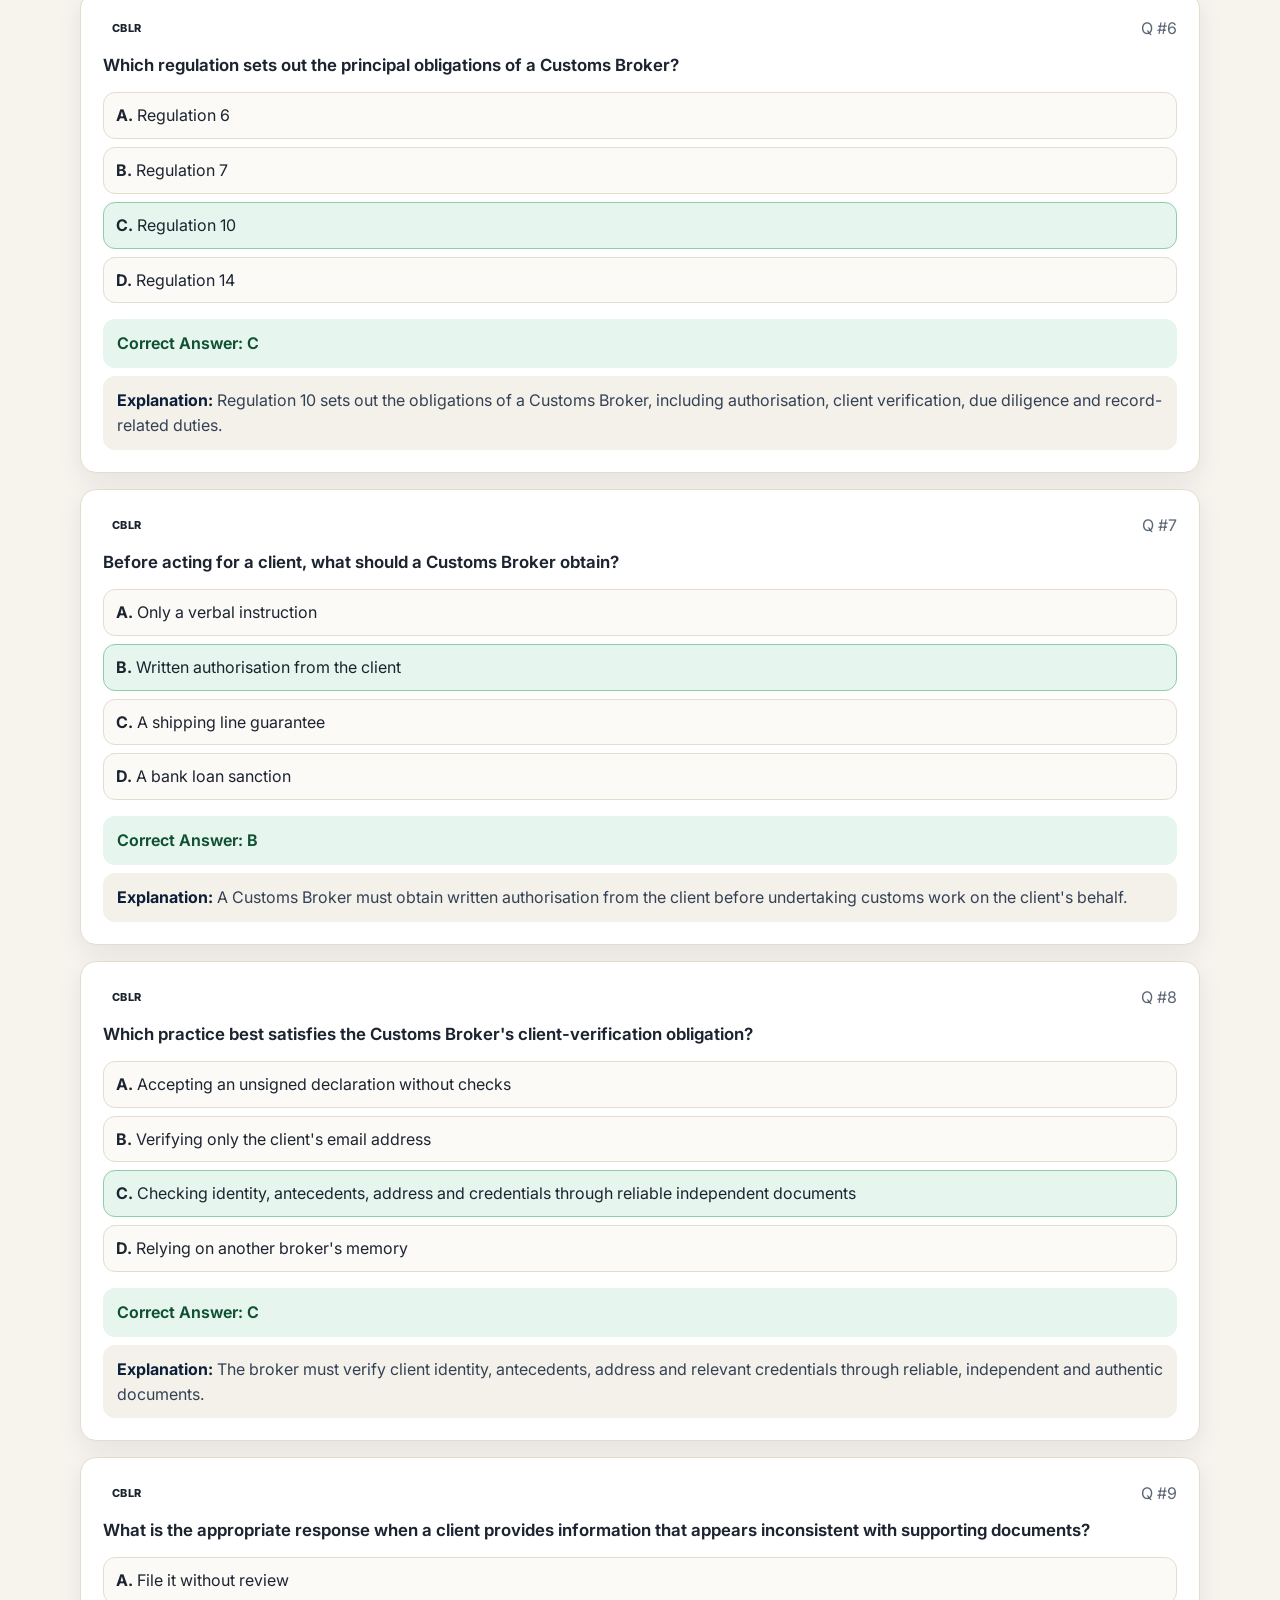
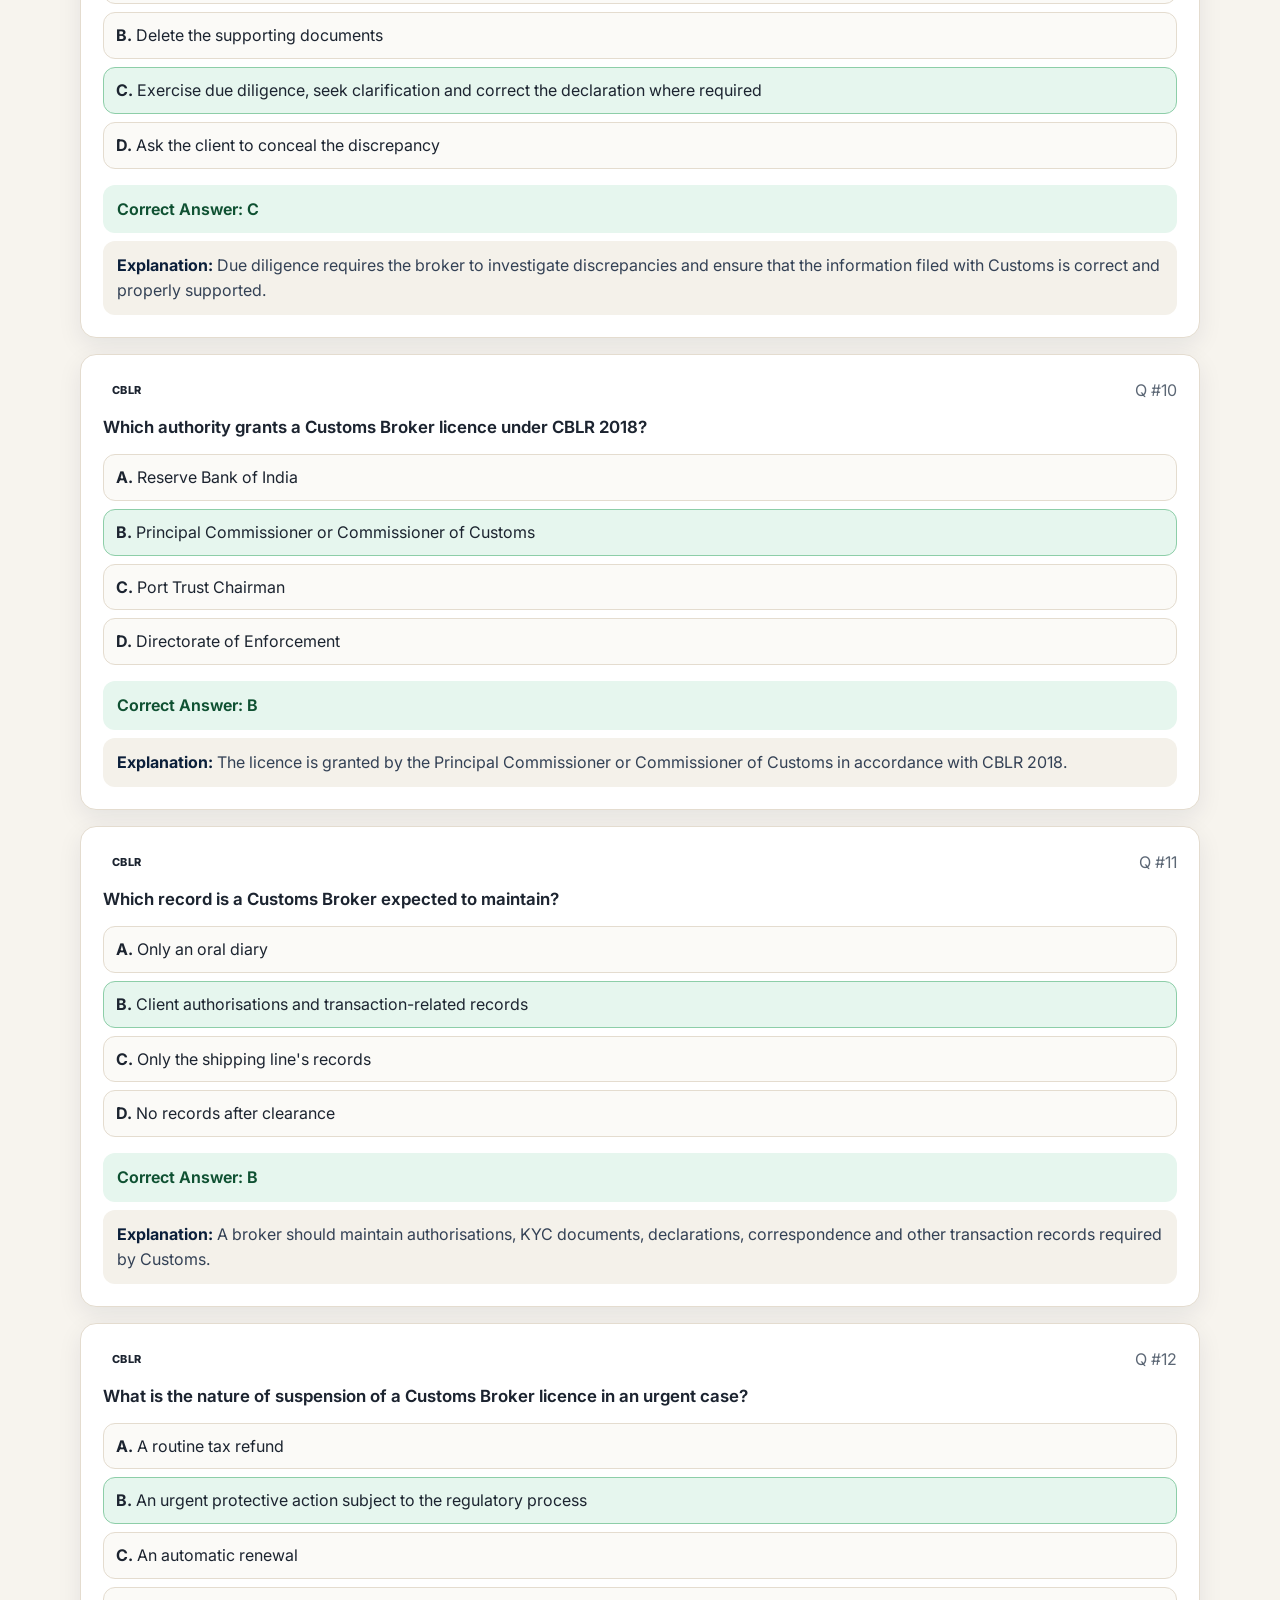
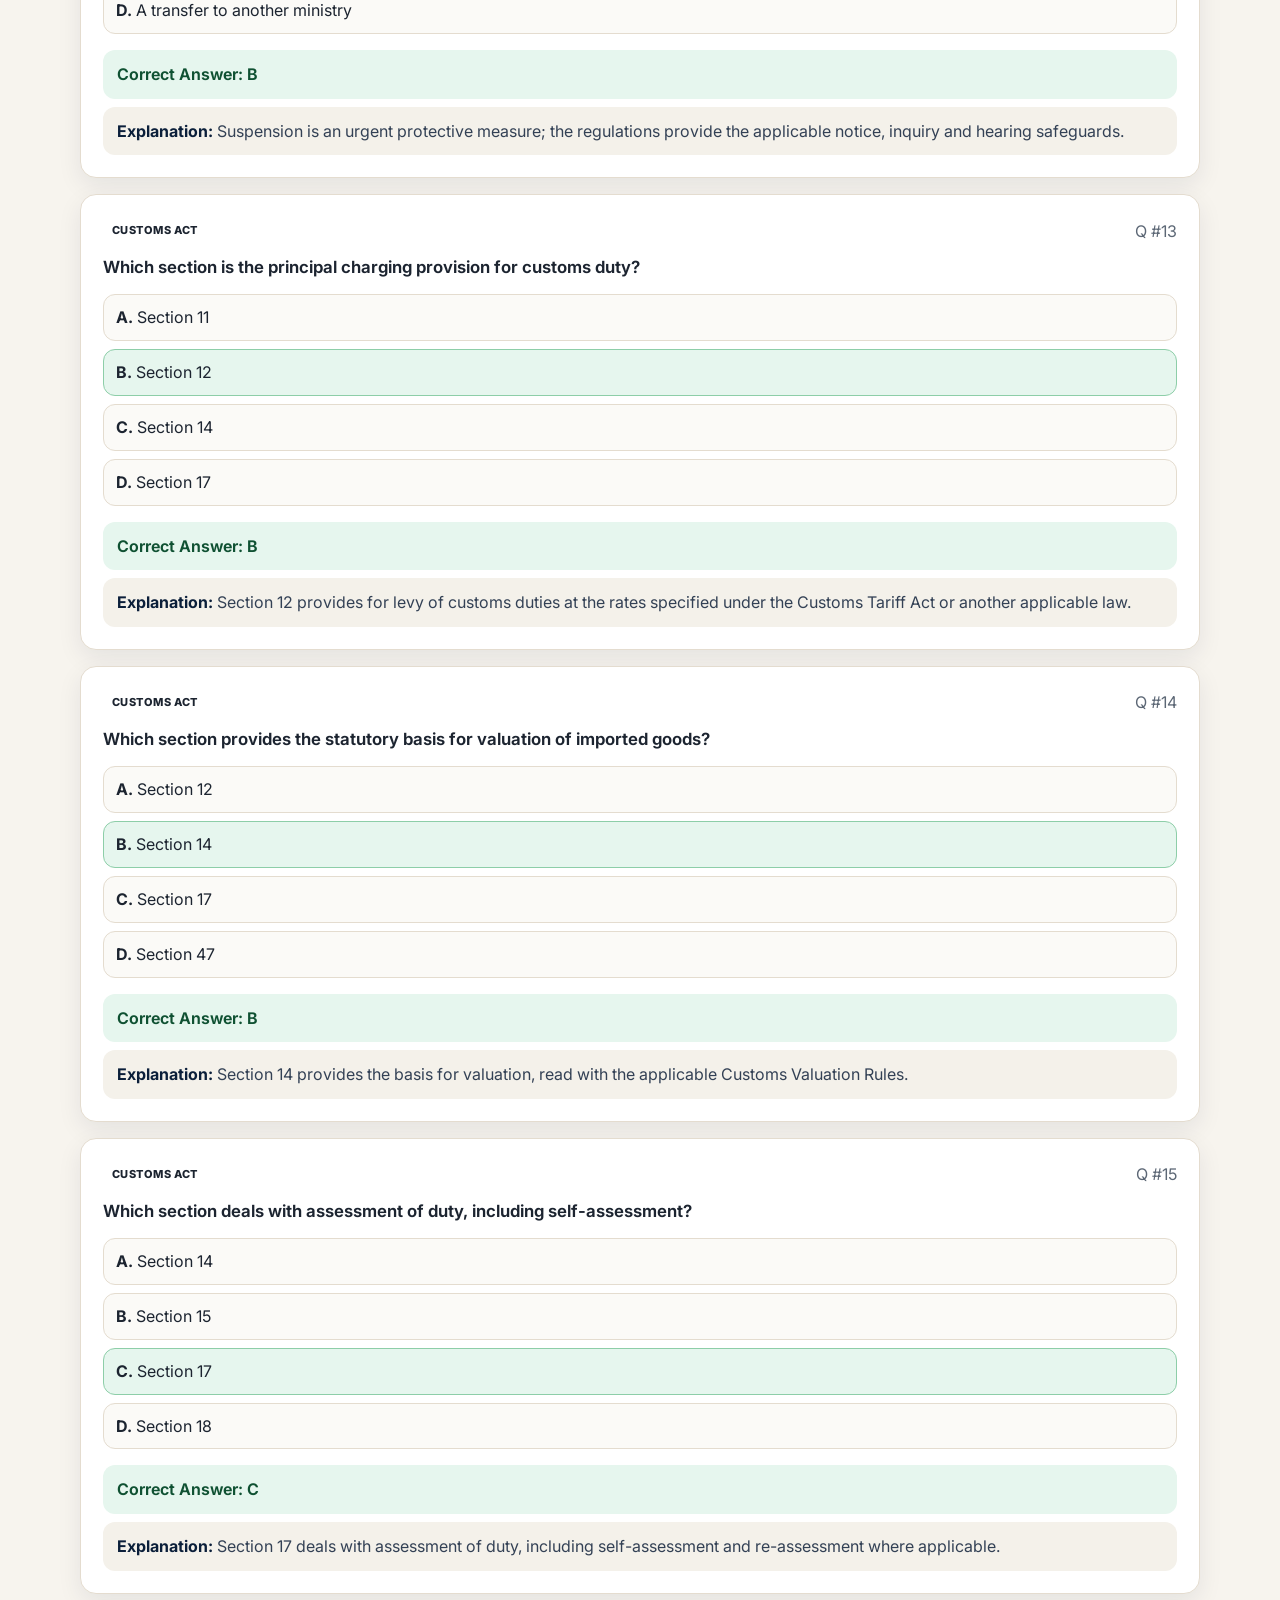
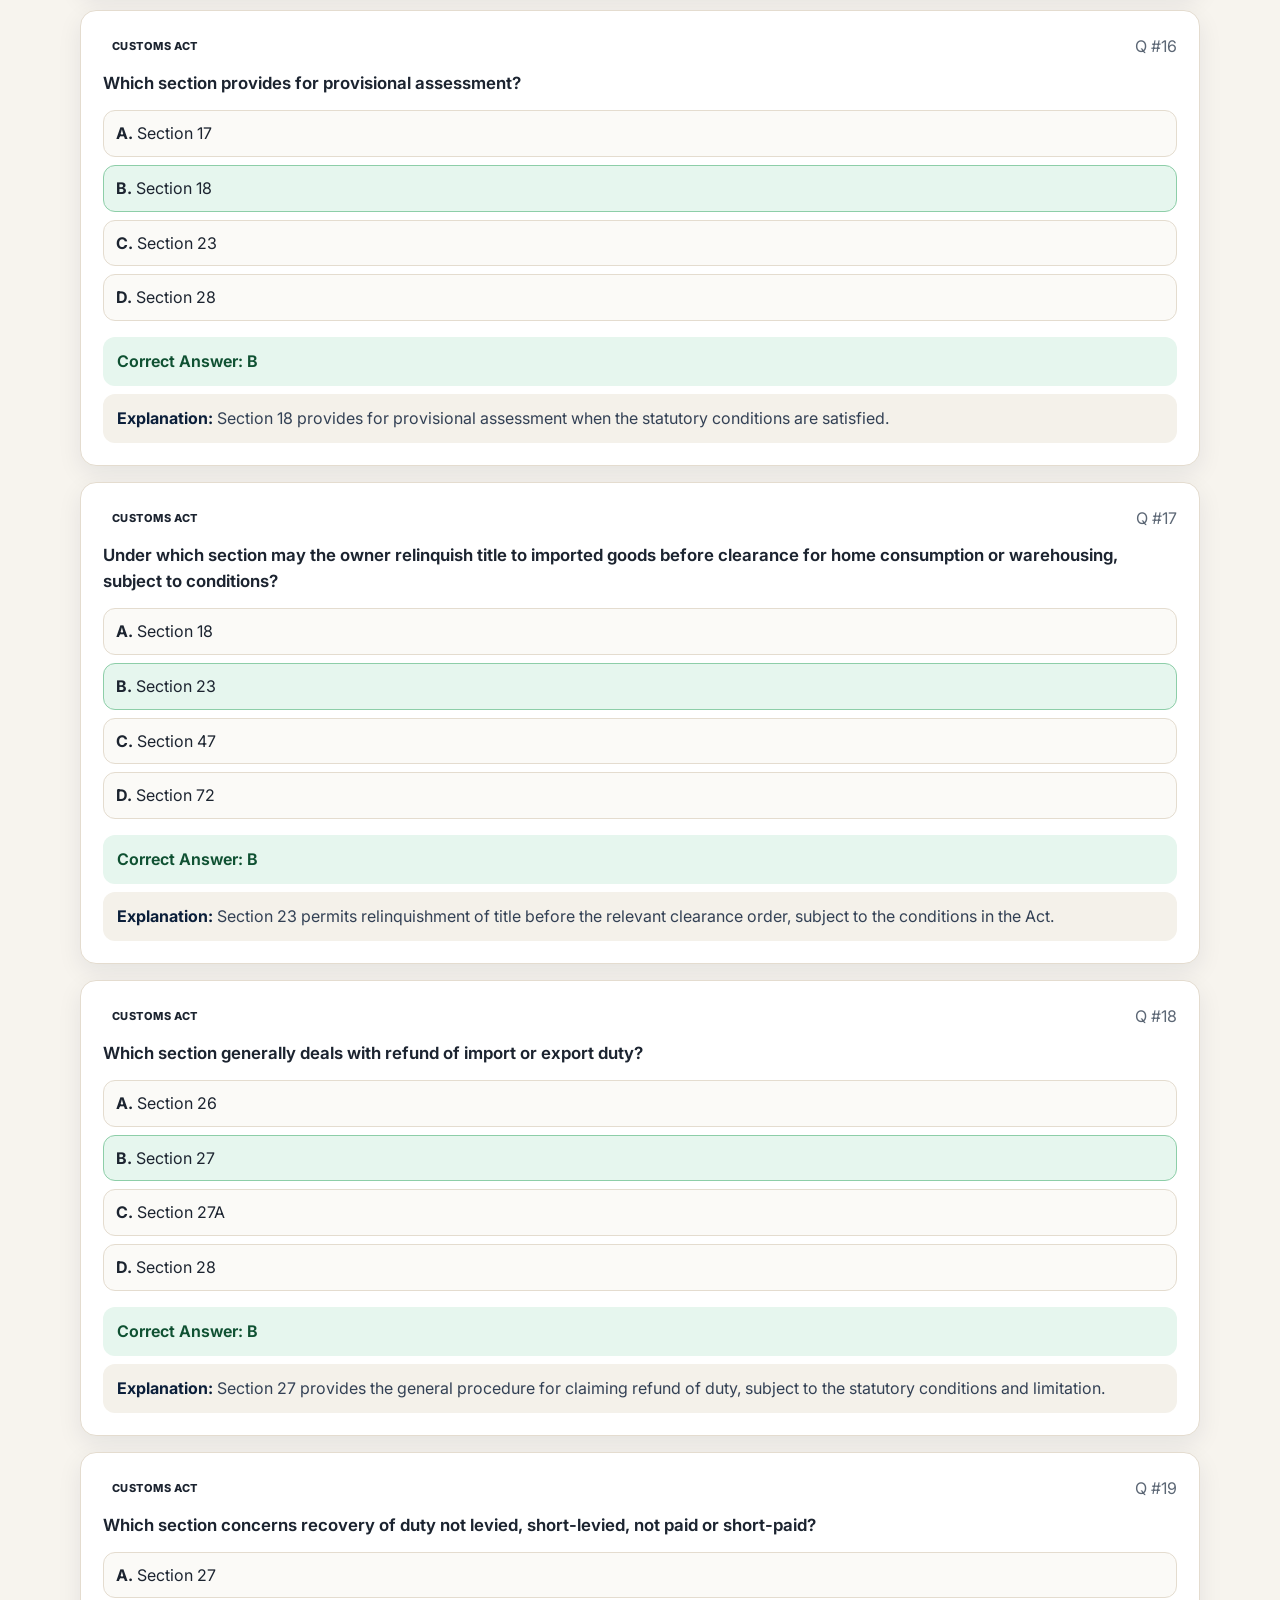
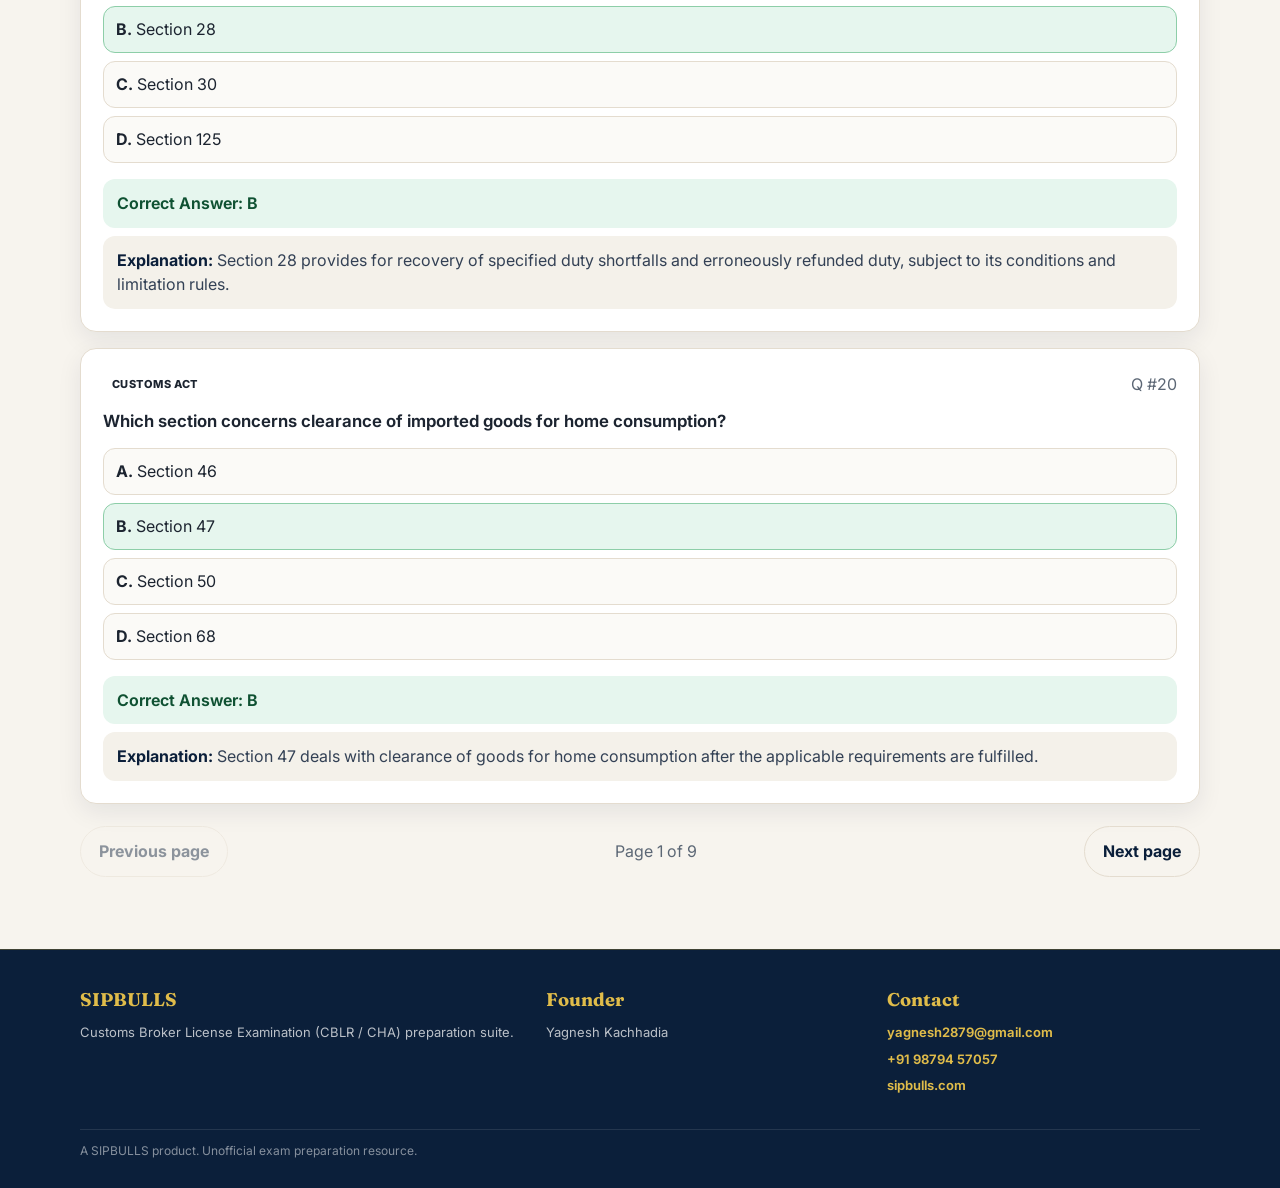
<file: cha-bank.html>
<!DOCTYPE html>
<html lang="en">
<head>
  <meta charset="UTF-8" />
  <meta name="viewport" content="width=device-width, initial-scale=1" />
  <title>Free CHA Exam Questions & CBLR Question Bank | SIPBULLS</title>
  <link rel="icon" href="data:image/svg+xml,<svg xmlns='http://www.w3.org/2000/svg' viewBox='0 0 64 64'><rect width='64' height='64' rx='14' fill='%230B1F3A'/><text x='32' y='42' text-anchor='middle' font-size='20' font-family='Georgia' fill='%23C9A227'>SB</text></svg>" />
  <link rel="preconnect" href="https://fonts.googleapis.com" />
  <link rel="preconnect" href="https://fonts.gstatic.com" crossorigin />
  <link href="https://fonts.googleapis.com/css2?family=Fraunces:opsz,wght@9..144,600;9..144,700&family=Inter:wght@400;500;600;700;800&display=swap" rel="stylesheet" />
  <link rel="stylesheet" href="assets/css/styles.css" />
  <link rel="canonical" href="https://sipbulls.com/cha-bank.html" />
  <meta name="description" content="Practise free CHA and CBLR exam questions with answers and explanations covering Customs Act 1962, CBLR 2018, valuation, warehousing, baggage and procedures.">
  <meta name="keywords" content="free CHA questions, CHA question bank, CBLR question bank, Customs Broker MCQs, Customs Act MCQs with answers, CHA practice questions" />
  <meta property="og:type" content="website" />
  <meta property="og:url" content="https://sipbulls.com/cha-bank.html" />
  <meta property="og:title" content="Free CHA Exam Questions & CBLR Question Bank | SIPBULLS" />
  <meta property="og:description" content="Practise CHA and CBLR questions with answers and legal explanations." />
  <script type="application/ld+json">
  {"@context":"https://schema.org","@type":"CollectionPage","name":"Free CHA Exam Questions and CBLR Question Bank","description":"Practice questions and explanations for Customs Broker License Examination preparation.","url":"https://sipbulls.com/cha-bank.html","isPartOf":{"@id":"https://sipbulls.com/#website"}}
  </script>
</head>
<body>
  <header class="site-header">
    <a class="brand" href="index.html">
      <span class="brand-mark">SB</span>
      <span class="brand-name">SIPBULLS<small>CHA Question Bank</small></span>
    </a>
    <nav class="nav">
      <a href="index.html" data-page="home">Home</a>
      <a href="cha.html" data-page="cha">Study Notes</a>
      <a href="cha-bank.html" data-page="bank" class="active">Question Bank</a>
      <button class="btn btn-ghost" id="lang-toggle" style="padding:4px 10px;font-size:12px;color:white;border-color:rgba(255,255,255,0.3)">EN / हिंदी</button>
      <a class="cta" href="cha-exam.html?new=1" data-page="exam">Mock Test</a>
    </nav>
  </header>

  <main class="wrap page-head">
    <div class="founder-spotlight" style="margin-bottom:28px">
      <div class="founder-avatar" aria-hidden="true">YK</div>
      <div>
        <p class="eyebrow">SIPBULLS CHA preparation · Curated by</p>
        <h2>Yagnesh Kachhadia</h2>
        <p>Founder of SIPBULLS, organizing the CBLR syllabus into focused questions, answers, and practical explanations.</p>
      </div>
      <a class="founder-link" href="index.html#about">Meet the founder →</a>
    </div>
    <span class="kicker" style="color:#8a6c0d;background:#f8efd4">SIPBULLS CHA study mode</span>
    <h1>Free CHA Exam Questions & CBLR Question Bank</h1>
    <p class="muted">Practise Customs Broker and Custom House Agent exam questions with options, correct answers and legal explanations. Free bilingual support in English and Hindi.</p>

    <div class="toolbar">
      <input class="search" id="search" type="search" placeholder="Search questions, options, or explanations…" />
      <div class="chips" id="filters">
        <button class="chip active" data-subject="all">All</button>
        <button class="chip" data-subject="customs_act">Customs Act</button>
        <button class="chip" data-subject="cblr">CBLR 2018</button>
        <button class="chip" data-subject="customs_tariff">Customs Tariff</button>
        <button class="chip" data-subject="procedures">Procedures</button>
        <button class="chip" data-subject="special_schemes">Special Schemes</button>
        <button class="chip" data-subject="export_incentives">Export Incentives</button>
        <button class="chip" data-subject="warehousing">Warehousing</button>
        <button class="chip" data-subject="baggage">Baggage</button>
        <button class="chip" data-subject="allied_acts">Allied Acts & AEO</button>
      </div>
    </div>

    <p class="muted" id="status">Loading questions…</p>
    <div class="q-list" id="list"></div>
    <div class="pager" id="pager"></div>
  </main>

  <footer class="site-footer">
    <div class="wrap">
      <div>
        <h3>SIPBULLS</h3>
        <p>Customs Broker License Examination (CBLR / CHA) preparation suite.</p>
      </div>
      <div>
        <h3>Founder</h3>
        <p>Yagnesh Kachhadia</p>
      </div>
      <div>
        <h3>Contact</h3>
        <ul>
          <li><a href="mailto:yagnesh2879@gmail.com">yagnesh2879@gmail.com</a></li>
          <li><a href="tel:+919879457057">+91 98794 57057</a></li>
          <li><a href="https://sipbulls.com" target="_blank" rel="noopener">sipbulls.com</a></li>
        </ul>
      </div>
      <div class="footer-note">A SIPBULLS product. Unofficial exam preparation resource.</div>
    </div>
  </footer>

  <script type="module">
    import { initAuthUI } from './assets/js/auth-ui.js';
    import { getLanguage, setupLanguageToggle } from './assets/js/language.js';
    let questions = [];
    let currentSubject = 'all';
    let currentSearch = '';
    let currentPage = 1;
    let currentLang = getLanguage();
    const pageSize = 20;

    function escapeHtml(value) {
      return String(value ?? '')
        .replace(/&/g, '&amp;')
        .replace(/</g, '&lt;')
        .replace(/>/g, '&gt;')
        .replace(/"/g, '&quot;')
        .replace(/'/g, '&#39;');
    }

    async function init() {
      initAuthUI();
      try {
        const res = await fetch('data/cha_questions.json');
        questions = await res.json();
        document.getElementById('status').textContent = `Loaded ${questions.length} questions.`;
        render();
      } catch (e) {
        document.getElementById('status').textContent = 'Failed to load questions.';
      }

      document.getElementById('search').addEventListener('input', (e) => {
        currentSearch = e.target.value.toLowerCase();
        currentPage = 1;
        render();
      });

      document.querySelectorAll('#filters .chip').forEach(btn => {
        btn.addEventListener('click', (e) => {
          const selected = e.currentTarget;
          document.querySelectorAll('#filters .chip').forEach(b => b.classList.remove('active'));
          selected.classList.add('active');
          currentSubject = selected.getAttribute('data-subject');
          currentPage = 1;
          render();
        });
      });

      setupLanguageToggle(document.getElementById('lang-toggle'), (language) => {
        currentLang = language;
        render();
      });
    }

    function render() {
      const filtered = questions.filter(q => {
        const matchSub = currentSubject === 'all' || q.subject === currentSubject;
        const stem = currentLang === 'hi' && q.stemHi && q.stemHi !== q.stem ? q.stemHi : q.stem;
        const exp = currentLang === 'hi' && q.explanationHi && q.explanationHi !== q.explanation ? q.explanationHi : q.explanation;
        const optionText = (currentLang === 'hi' && q.optionsHi && q.optionsHi !== q.options ? q.optionsHi : q.options).join(' ');
        const matchSearch = !currentSearch || [stem, exp, optionText].join(' ').toLowerCase().includes(currentSearch);
        return matchSub && matchSearch;
      });

      const totalPages = Math.ceil(filtered.length / pageSize) || 1;
      if (currentPage > totalPages) currentPage = totalPages;
      const slice = filtered.slice((currentPage - 1) * pageSize, currentPage * pageSize);

      document.getElementById('status').textContent = `Showing ${filtered.length} matching questions (Page ${currentPage} of ${totalPages})`;

      const listEl = document.getElementById('list');
      listEl.innerHTML = slice.map((q, idx) => {
        const stem = currentLang === 'hi' && q.stemHi && q.stemHi !== q.stem ? q.stemHi : q.stem;
        const options = currentLang === 'hi' && q.optionsHi && q.optionsHi !== q.options ? q.optionsHi : q.options;
        const explanation = currentLang === 'hi' && q.explanationHi && q.explanationHi !== q.explanation ? q.explanationHi : q.explanation;
        const globalIdx = (currentPage - 1) * pageSize + idx + 1;

        return `
          <div class="q-card">
            <div class="q-meta">
              <span class="badge ${q.subject.replace(/[^a-z0-9_-]/gi, '')}">${escapeHtml(q.subject.replace('_', ' '))}</span>
              <span class="muted">Q #${globalIdx}</span>
            </div>
            <p class="q-stem">${escapeHtml(stem)}</p>
            <div class="options">
              ${options.map((opt, oIdx) => `
                <div class="option ${oIdx === q.correctIndex ? 'correct' : ''}">
                  <strong>${String.fromCharCode(65 + oIdx)}.</strong> ${escapeHtml(opt)}
                </div>
              `).join('')}
            </div>
            <div class="answer-box">Correct Answer: ${String.fromCharCode(65 + q.correctIndex)}</div>
            <div class="explain-box"><strong>Explanation:</strong> ${escapeHtml(explanation)}</div>
          </div>
        `;
      }).join('');

      const pagerEl = document.getElementById('pager');
      pagerEl.innerHTML = `
        <button class="btn btn-ghost" ${currentPage <= 1 ? 'disabled' : ''} onclick="changePage(${currentPage - 1})">Previous page</button>
        <span class="muted">Page ${currentPage} of ${totalPages}</span>
        <button class="btn btn-ghost" ${currentPage >= totalPages ? 'disabled' : ''} onclick="changePage(${currentPage + 1})">Next page</button>
      `;
    }

    window.changePage = function(p) {
      currentPage = p;
      render();
      window.scrollTo({ top: 0, behavior: 'smooth' });
    }

    init();
  </script>
</body>
</html>
</file>
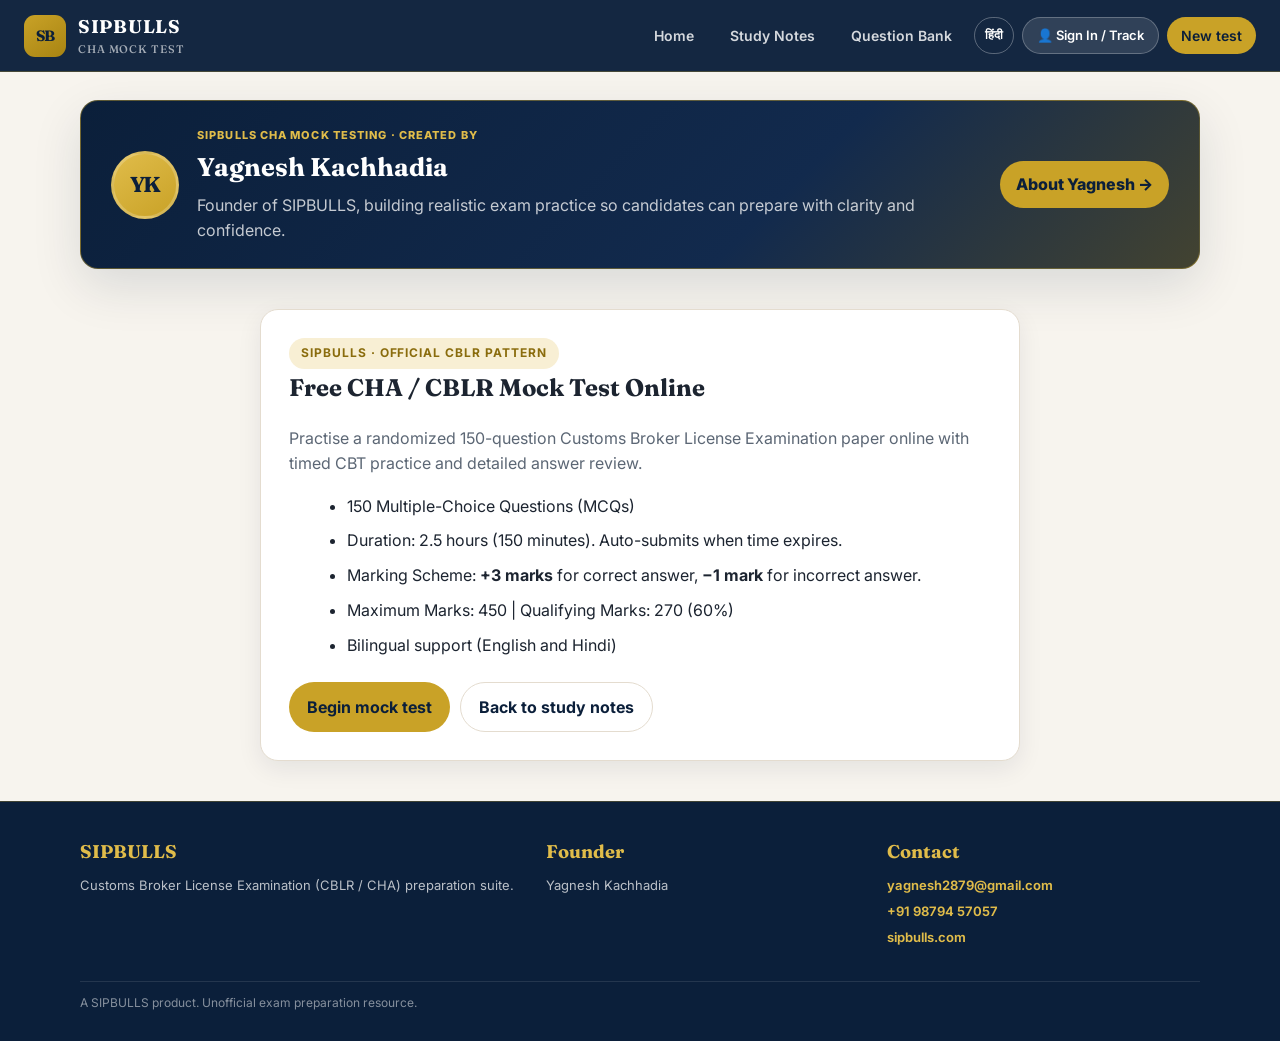
<file: cha-exam.html>
<!DOCTYPE html>
<html lang="en">
<head>
  <meta charset="UTF-8" />
  <meta name="viewport" content="width=device-width, initial-scale=1" />
  <title>Free CHA / CBLR Mock Test Online | SIPBULLS</title>
  <link rel="icon" href="data:image/svg+xml,<svg xmlns='http://www.w3.org/2000/svg' viewBox='0 0 64 64'><rect width='64' height='64' rx='14' fill='%230B1F3A'/><text x='32' y='42' text-anchor='middle' font-size='20' font-family='Georgia' fill='%23C9A227'>SB</text></svg>" />
  <link rel="preconnect" href="https://fonts.googleapis.com" />
  <link rel="preconnect" href="https://fonts.gstatic.com" crossorigin />
  <link href="https://fonts.googleapis.com/css2?family=Fraunces:opsz,wght@9..144,600;9..144,700&family=Inter:wght@400;500;600;700;800&display=swap" rel="stylesheet" />
  <link rel="stylesheet" href="assets/css/styles.css" />
  <link rel="canonical" href="https://sipbulls.com/cha-exam.html" />
  <meta name="description" content="Take a free CHA / CBLR mock test online with randomized questions, timed CBT practice, +3/-1 scoring and detailed answer review.">
  <meta name="keywords" content="CHA mock test, CBLR mock test online, Customs Broker mock test, CHA exam test series, free CBLR practice test" />
  <meta property="og:type" content="website" />
  <meta property="og:url" content="https://sipbulls.com/cha-exam.html" />
  <meta property="og:title" content="Free CHA / CBLR Mock Test Online | SIPBULLS" />
  <meta property="og:description" content="Timed CHA / CBLR mock test practice with randomized questions and answer review." />
  <script type="application/ld+json">
  {"@context":"https://schema.org","@type":"Quiz","name":"CHA / CBLR Mock Test","description":"Free online Customs Broker License Examination mock test with timed practice and answer review.","url":"https://sipbulls.com/cha-exam.html","educationalLevel":"Professional examination preparation","inLanguage":["en-IN","hi-IN"]}
  </script>
</head>
<body>
  <header class="site-header">
    <a class="brand" href="index.html">
      <span class="brand-mark">SB</span>
      <span class="brand-name">SIPBULLS<small>CHA Mock Test</small></span>
    </a>
    <nav class="nav">
      <a href="index.html" data-page="home">Home</a>
      <a href="cha.html" data-page="cha">Study Notes</a>
      <a href="cha-bank.html" data-page="bank">Question Bank</a>
      <button class="btn btn-ghost" id="lang-toggle" style="padding:4px 10px;font-size:12px;color:white;border-color:rgba(255,255,255,0.3)">EN / हिंदी</button>
      <a class="cta" href="cha-exam.html?new=1" data-page="exam">New test</a>
    </nav>
  </header>

  <section id="intro" class="wrap">
    <div class="founder-spotlight" style="margin-top:28px">
      <div class="founder-avatar" aria-hidden="true">YK</div>
      <div>
        <p class="eyebrow">SIPBULLS CHA mock testing · Created by</p>
        <h2>Yagnesh Kachhadia</h2>
        <p>Founder of SIPBULLS, building realistic exam practice so candidates can prepare with clarity and confidence.</p>
      </div>
      <a class="founder-link" href="index.html#about">About Yagnesh →</a>
    </div>
    <div class="panel">
      <span class="kicker" style="color:#8a6c0d;background:#f8efd4">SIPBULLS · Official CBLR Pattern</span>
      <h1>Free CHA / CBLR Mock Test Online</h1>
      <p class="muted">Practise a randomized 150-question Customs Broker License Examination paper online with timed CBT practice and detailed answer review.</p>
      <ul class="rules">
        <li>150 Multiple-Choice Questions (MCQs)</li>
        <li>Duration: 2.5 hours (150 minutes). Auto-submits when time expires.</li>
        <li>Marking Scheme: <strong>+3 marks</strong> for correct answer, <strong>−1 mark</strong> for incorrect answer.</li>
        <li>Maximum Marks: 450 | Qualifying Marks: 270 (60%)</li>
        <li>Bilingual support (English and Hindi)</li>
      </ul>
      <div class="group" style="display:flex;gap:10px;flex-wrap:wrap">
        <button class="btn btn-gold" id="begin-btn">Begin mock test</button>
        <a class="btn btn-ghost" href="cha.html">Back to study notes</a>
      </div>
    </div>
  </section>

  <section id="exam" class="exam-shell hidden">
    <div class="exam-top">
      <div>
        <strong id="q-label">Question 1 of 150</strong>
        <div class="muted" id="progress-label">Answered 0 · Marked 0 · Unanswered 150</div>
      </div>
      <div class="timer" id="timer">02:30:00</div>
    </div>
    <div class="exam-body">
      <div class="exam-main">
        <div class="q-meta">
          <span class="badge" id="subject-badge">Customs Act</span>
          <span class="muted" id="mark-state"></span>
        </div>
        <p class="q-stem" id="q-stem"></p>
        <p class="q-stem" id="q-stem-hi" style="color:var(--navy);font-weight:600"></p>
        <div class="options" id="q-options"></div>
      </div>
      <aside class="exam-side">
        <strong>Question palette</strong>
        <div class="legend">
          <span><i style="background:#d9efe4"></i>Answered</span>
          <span><i style="background:#f8efd4"></i>Marked</span>
          <span><i style="background:#f7f4ee"></i>Not answered</span>
        </div>
        <div class="palette" id="palette"></div>
      </aside>
    </div>
    <div class="exam-actions">
      <div class="group">
        <button class="btn btn-ghost" id="prev-btn">Previous</button>
        <button class="btn btn-ghost" id="next-btn">Next</button>
      </div>
      <div class="group">
        <button class="btn btn-ghost" id="clear-btn">Clear response</button>
        <button class="btn btn-ghost" id="mark-btn">Mark for review</button>
        <button class="btn btn-danger" id="submit-btn">Submit test</button>
      </div>
    </div>
  </section>

  <section id="results" class="wrap hidden">
    <div class="result-hero">
      <span class="pill" id="pass-pill">Result</span>
      <div class="result-score" id="score-value">0</div>
      <p class="muted" id="score-sub">out of 450</p>
    </div>
    <div class="stats" style="margin: 12px 0 28px">
      <div class="stat"><b id="stat-correct">0</b><span>Correct (+3)</span></div>
      <div class="stat"><b id="stat-wrong">0</b><span>Incorrect (−1)</span></div>
      <div class="stat"><b id="stat-skip">0</b><span>Unanswered (0)</span></div>
      <div class="stat"><b id="stat-time">0</b><span>Time used</span></div>
    </div>
    <h2 style="font-family:Fraunces,Georgia,serif">Subject-wise accuracy</h2>
    <div class="bars" id="subject-bars"></div>
    <div style="display:flex;gap:10px;flex-wrap:wrap;margin-bottom:28px">
      <a class="btn btn-gold" href="cha-exam.html?new=1">Take another mock</a>
      <a class="btn btn-ghost" href="cha-bank.html">Review question bank</a>
      <a class="btn btn-ghost" href="cha.html">Study notes</a>
    </div>
    <h2 style="font-family:Fraunces,Georgia,serif">Answer review</h2>
    <div class="review-nav">
      <button class="chip active" data-review="all">All</button>
      <button class="chip" data-review="wrong">Incorrect</button>
      <button class="chip" data-review="skipped">Unanswered</button>
      <button class="chip" data-review="correct">Correct</button>
    </div>
    <div class="q-list" id="review-list"></div>
  </section>

  <footer class="site-footer">
    <div class="wrap">
      <div>
        <h3>SIPBULLS</h3>
        <p>Customs Broker License Examination (CBLR / CHA) preparation suite.</p>
      </div>
      <div>
        <h3>Founder</h3>
        <p>Yagnesh Kachhadia</p>
      </div>
      <div>
        <h3>Contact</h3>
        <ul>
          <li><a href="mailto:yagnesh2879@gmail.com">yagnesh2879@gmail.com</a></li>
          <li><a href="tel:+919879457057">+91 98794 57057</a></li>
          <li><a href="https://sipbulls.com" target="_blank" rel="noopener">sipbulls.com</a></li>
        </ul>
      </div>
      <div class="footer-note">A SIPBULLS product. Unofficial exam preparation resource.</div>
    </div>
  </footer>

  <script type="module">
    import { getCurrentUser, selectSmartPaper, saveUserTestResult } from './assets/js/user.js';
    import { initAuthUI } from './assets/js/auth-ui.js';
    import { getLanguage, setupLanguageToggle } from './assets/js/language.js';

    const STORAGE_KEY = "cha-exam-state";
    const params = new URLSearchParams(location.search);
    const forceNew = params.get("new") === "1";

    const introEl = document.getElementById("intro");
    const examEl = document.getElementById("exam");
    const resultsEl = document.getElementById("results");

    let bank = [];
    let state = null;
    let tick = null;
    let dirtyLeave = false;
    let currentLang = getLanguage();

    function escapeHtml(value) {
      return String(value ?? '')
        .replace(/&/g, '&amp;')
        .replace(/</g, '&lt;')
        .replace(/>/g, '&gt;')
        .replace(/"/g, '&quot;')
        .replace(/'/g, '&#39;');
    }

    function save() {
      if (!state || state.phase === "intro") return;
      sessionStorage.setItem(STORAGE_KEY, JSON.stringify(state));
    }

    function loadSaved() {
      try {
        const raw = sessionStorage.getItem(STORAGE_KEY);
        return raw ? JSON.parse(raw) : null;
      } catch {
        return null;
      }
    }

    function clearSaved() {
      sessionStorage.removeItem(STORAGE_KEY);
    }

    function startNewPaper() {
      const user = getCurrentUser();
      let paper;
      try {
        paper = selectSmartPaper(bank, user ? user.username : null, 150, "cha");
      } catch (error) {
        alert(error.message);
        return;
      }
      state = {
        phase: "exam",
        ids: paper.map((q) => q.id),
        questions: paper,
        answers: paper.map(() => null),
        marked: paper.map(() => false),
        index: 0,
        remaining: 150 * 60, // 150 minutes
        startedAt: Date.now(),
      };
      save();
      showExam();
    }

    function resumeOrIntro() {
      if (forceNew) {
        clearSaved();
        history.replaceState({}, "", "cha-exam.html");
      }
      const saved = loadSaved();
      if (saved?.phase === "results" && saved.questions?.length) {
        state = saved;
        showResults();
        return;
      }
      if (saved?.phase === "exam" && saved.questions?.length) {
        state = saved;
        showExam();
        return;
      }
      showIntro();
    }

    function showIntro() {
      introEl.classList.remove("hidden");
      examEl.classList.add("hidden");
      resultsEl.classList.add("hidden");
    }

    function showExam() {
      introEl.classList.add("hidden");
      resultsEl.classList.add("hidden");
      examEl.classList.remove("hidden");
      dirtyLeave = true;
      renderPalette();
      renderQuestion();
      startTimer();
    }

    function answeredCount() {
      return state.answers.filter((a) => a !== null && a !== undefined).length;
    }

    function markedCount() {
      return state.marked.filter(Boolean).length;
    }

    function startTimer() {
      if (tick) clearInterval(tick);
      const timerEl = document.getElementById("timer");
      const paint = () => {
        const hrs = Math.floor(state.remaining / 3600);
        const mins = Math.floor((state.remaining % 3600) / 60);
        const secs = state.remaining % 60;
        timerEl.textContent = `${String(hrs).padStart(2,'0')}:${String(mins).padStart(2,'0')}:${String(secs).padStart(2,'0')}`;
        timerEl.classList.toggle("warn", state.remaining <= 10 * 60);
        if (state.remaining <= 0) {
          submit(true);
        }
      };
      paint();
      tick = setInterval(() => {
        state.remaining -= 1;
        if (state.remaining % 5 === 0) save();
        paint();
      }, 1000);
    }

    function renderPalette() {
      const pal = document.getElementById("palette");
      pal.innerHTML = state.questions.map((_, i) => {
        const classes = ["pal"];
        if (i === state.index) classes.push("current");
        if (state.answers[i] !== null && state.answers[i] !== undefined) classes.push("answered");
        if (state.marked[i]) classes.push("marked");
        return `<button class="${classes.join(" ")}" data-i="${i}">${i + 1}</button>`;
      }).join("");
    }

    function renderQuestion() {
      const q = state.questions[state.index];
      document.getElementById("q-label").textContent = `Question ${state.index + 1} of ${state.questions.length}`;
      document.getElementById("progress-label").textContent =
        `Answered ${answeredCount()} · Marked ${markedCount()} · Unanswered ${state.questions.length - answeredCount()}`;
      const badge = document.getElementById("subject-badge");
      badge.className = `badge ${q.subject.replace(/[^a-z0-9_-]/gi, '')}`;
      badge.textContent = q.subject;
      document.getElementById("mark-state").textContent = state.marked[state.index] ? "Marked for review" : "";

      document.getElementById("q-stem").textContent = currentLang === 'hi' ? (q.stemHi || q.stem) : q.stem;
      const hiStem = document.getElementById("q-stem-hi");
      if (currentLang === 'hi' && q.stemHi && q.stemHi !== q.stem) {
        hiStem.textContent = q.stemHi;
        hiStem.classList.remove("hidden");
      } else {
        hiStem.classList.add("hidden");
      }

      const options = currentLang === 'hi' ? (q.optionsHi || q.options) : q.options;
      document.getElementById("q-options").innerHTML = options.map((opt, i) => {
        const chosen = state.answers[state.index];
        const selected = chosen !== null && chosen !== undefined && Number(chosen) === i;
        return `<button class="opt-btn${selected ? " selected" : ""}" data-opt="${i}">
          <span class="opt-key">${String.fromCharCode(65 + i)}</span>
          <span>${escapeHtml(opt)}</span>
        </button>`;
      }).join("");

      document.getElementById("prev-btn").disabled = state.index === 0;
      document.getElementById("next-btn").disabled = state.index === state.questions.length - 1;
      document.getElementById("mark-btn").textContent = state.marked[state.index] ? "Unmark review" : "Mark for review";
      renderPalette();
    }

    function selectOption(i) {
      state.answers[state.index] = i;
      save();
      renderQuestion();
    }

    function submit(auto = false) {
      if (!auto) {
        const open = state.questions.length - answeredCount();
        const msg = open
          ? `You have ${open} unanswered question(s). Submit the test anyway?`
          : "Submit the test and view your result?";
        if (!confirm(msg)) return;
      }
      if (tick) clearInterval(tick);
      dirtyLeave = false;
      state.phase = "results";
      state.finishedAt = Date.now();
      state.auto = auto;
      save();
      showResults();
    }

    function showResults() {
      if (tick) clearInterval(tick);
      introEl.classList.add("hidden");
      examEl.classList.add("hidden");
      resultsEl.classList.remove("hidden");
      dirtyLeave = false;

      let correct = 0;
      let wrong = 0;
      let skipped = 0;

      state.questions.forEach((q, i) => {
        const ans = state.answers[i];
        if (ans === null || ans === undefined) {
          skipped++;
        } else if (Number(ans) === Number(q.correctIndex)) {
          correct++;
        } else {
          wrong++;
        }
      });

      // Marking scheme: +3 correct, -1 incorrect
      const marks = (correct * 3) - (wrong * 1);
      const maxMarks = state.questions.length * 3;
      const percent = Math.round((Math.max(0, marks) / maxMarks) * 100);
      const passed = marks >= 270; // 60% of 450 = 270

      // Save to user history if logged in and not already saved
      const user = getCurrentUser();
      if (user && !state.savedToHistory) {
        state.savedToHistory = true;
        saveUserTestResult(user.username, {
          score: marks,
          maxMarks,
          correct,
          wrong,
          skipped,
          percent,
          passed,
          questionIds: state.questions.map(q => q.id)
        }, "cha");
        save();
      }

      const scoreEl = document.getElementById("score-value");
      scoreEl.textContent = `${marks} / ${maxMarks}`;
      scoreEl.className = `result-score ${passed ? "pass" : "fail"}`;
      document.getElementById("score-sub").textContent = `${percent}% · ${passed ? "Passed (>=270 marks)" : "Did not pass (<270 marks)"}`;

      const pill = document.getElementById("pass-pill");
      pill.textContent = passed ? "PASSED" : "NOT PASSED";
      pill.className = `pill ${passed ? "pass" : "fail"}`;

      document.getElementById("stat-correct").textContent = correct;
      document.getElementById("stat-wrong").textContent = wrong;
      document.getElementById("stat-skip").textContent = skipped;

      const usedSecs = (150 * 60) - Math.max(0, state.remaining);
      const usedMins = Math.floor(usedSecs / 60);
      document.getElementById("stat-time").textContent = `${usedMins} mins`;

      document.getElementById("subject-bars").innerHTML = `
        <div>
          <div style="display:flex;justify-content:space-between;font-weight:650;margin-bottom:6px">
            <span>Overall Score Breakdown (+3 / -1)</span>
            <span class="muted">${correct} Correct, ${wrong} Incorrect, ${skipped} Unanswered</span>
          </div>
          <div class="sub-bar-track"><span style="width:${percent}%"></span></div>
        </div>
      `;

      renderReview("all");
    }

    function renderReview(filter) {
      document.querySelectorAll(".review-nav .chip").forEach((c) => {
        c.classList.toggle("active", c.dataset.review === filter);
      });

      const html = state.questions.map((q, i) => {
        const chosen = state.answers[i];
        let status = "skipped";
        if (chosen !== null && chosen !== undefined) {
          status = Number(chosen) === Number(q.correctIndex) ? "correct" : "wrong";
        }
        if (filter !== "all" && status !== filter) return "";

        const reviewOptions = currentLang === 'hi' && q.optionsHi && q.optionsHi !== q.options ? q.optionsHi : q.options;
        const reviewStem = currentLang === 'hi' && q.stemHi && q.stemHi !== q.stem ? q.stemHi : q.stem;
        const reviewExplanation = currentLang === 'hi' && q.explanationHi && q.explanationHi !== q.explanation ? q.explanationHi : q.explanation;
        const options = reviewOptions.map((opt, oi) => {
          const classes = ["option"];
          if (oi === q.correctIndex) classes.push("correct");
          if (chosen !== null && Number(chosen) === oi && oi !== q.correctIndex) classes.push("wrong");
          if (chosen !== null && Number(chosen) === oi) classes.push("chosen");
          return `<div class="${classes.join(" ")}"><strong>${String.fromCharCode(65 + oi)}.</strong> ${escapeHtml(opt)}</div>`;
        }).join("");

        const chosenLabel = chosen === null || chosen === undefined ? "Not answered" : `${String.fromCharCode(65 + Number(chosen))}. ${escapeHtml(reviewOptions[chosen])}`;

        return `<article class="q-card">
          <div class="q-meta">
            <span class="badge ${q.subject.replace(/[^a-z0-9_-]/gi, '')}">${escapeHtml(q.subject.replace('_', ' '))}</span>
            <span class="muted">Q ${i + 1} · ${status === "correct" ? "Correct (+3)" : status === "wrong" ? "Incorrect (-1)" : "Unanswered"}</span>
          </div>
          <p class="q-stem">${escapeHtml(reviewStem)}</p>
          <div class="options">${options}</div>
          <div class="answer-box">Your answer: ${chosenLabel}<br>Correct answer: ${String.fromCharCode(65 + q.correctIndex)}. ${escapeHtml(reviewOptions[q.correctIndex])}</div>
          <div class="explain-box"><strong>${currentLang === 'hi' ? 'व्याख्या' : 'Explanation'}</strong><div>${escapeHtml(reviewExplanation)}</div></div>
        </article>`;
      }).join("");

      document.getElementById("review-list").innerHTML = html || `<p class="empty">No questions in this view.</p>`;
    }

    document.getElementById("begin-btn").addEventListener("click", startNewPaper);
    document.getElementById("prev-btn").addEventListener("click", () => {
      if (state.index > 0) { state.index -= 1; save(); renderQuestion(); }
    });
    document.getElementById("next-btn").addEventListener("click", () => {
      if (state.index < state.questions.length - 1) { state.index += 1; save(); renderQuestion(); }
    });
    document.getElementById("clear-btn").addEventListener("click", () => {
      state.answers[state.index] = null;
      save();
      renderQuestion();
    });
    document.getElementById("mark-btn").addEventListener("click", () => {
      state.marked[state.index] = !state.marked[state.index];
      save();
      renderQuestion();
    });
    document.getElementById("submit-btn").addEventListener("click", () => submit(false));
    document.getElementById("palette").addEventListener("click", (e) => {
      const btn = e.target.closest("[data-i]");
      if (!btn) return;
      state.index = Number(btn.dataset.i);
      save();
      renderQuestion();
    });
    document.getElementById("q-options").addEventListener("click", (e) => {
      const btn = e.target.closest("[data-opt]");
      if (!btn) return;
      selectOption(Number(btn.dataset.opt));
    });
    document.querySelectorAll(".review-nav .chip").forEach(c => {
      c.addEventListener("click", (e) => renderReview(e.target.dataset.review));
    });

    async function init() {
      initAuthUI();
      setupLanguageToggle(document.getElementById('lang-toggle'), (language) => {
        currentLang = language;
        if (state) {
          if (state.phase === 'exam') renderQuestion();
          if (state.phase === 'results') renderReview('all');
        }
      });
      try {
        const res = await fetch('data/cha_questions.json');
        bank = await res.json();
        resumeOrIntro();
      } catch (err) {
        introEl.innerHTML = `<div class="panel"><h1>Could not load questions</h1><p>Serve this folder over HTTP, then try again.</p></div>`;
      }
    }

    init();
  </script>
</body>
</html>
</file>
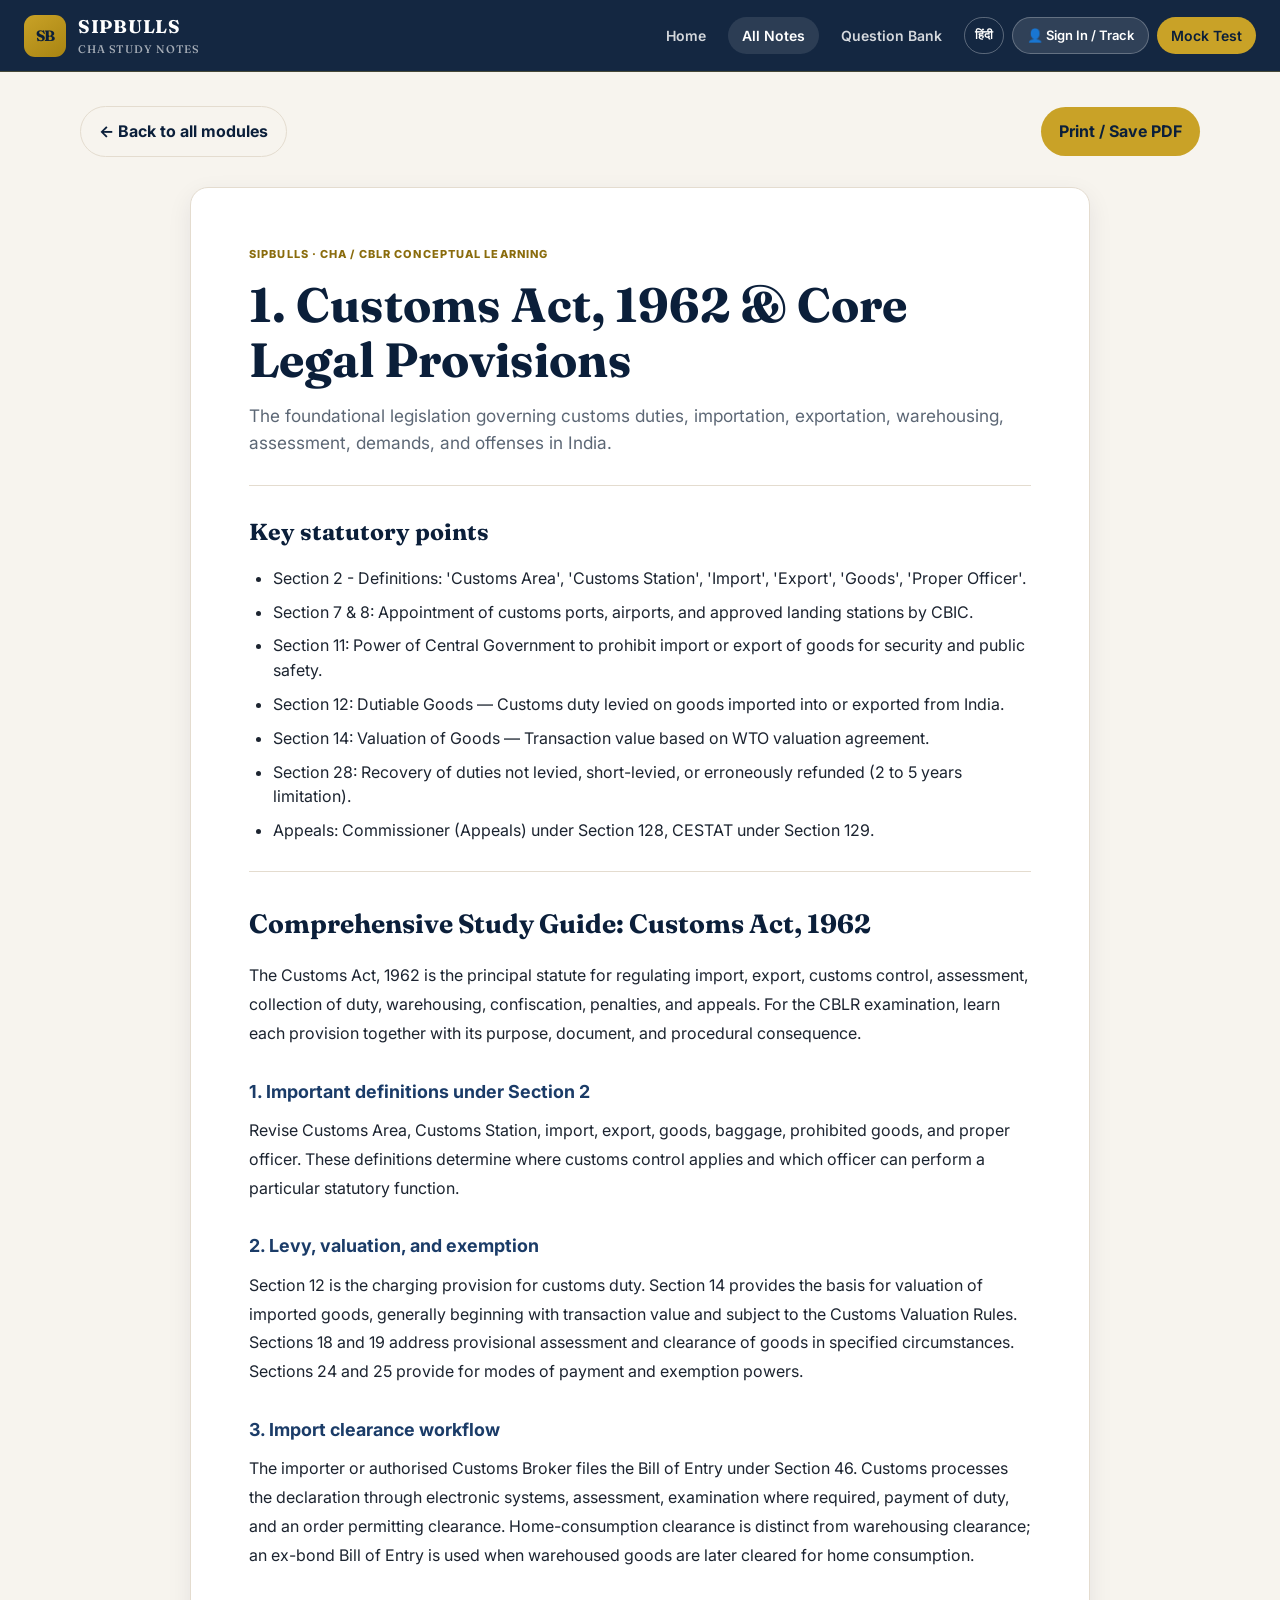
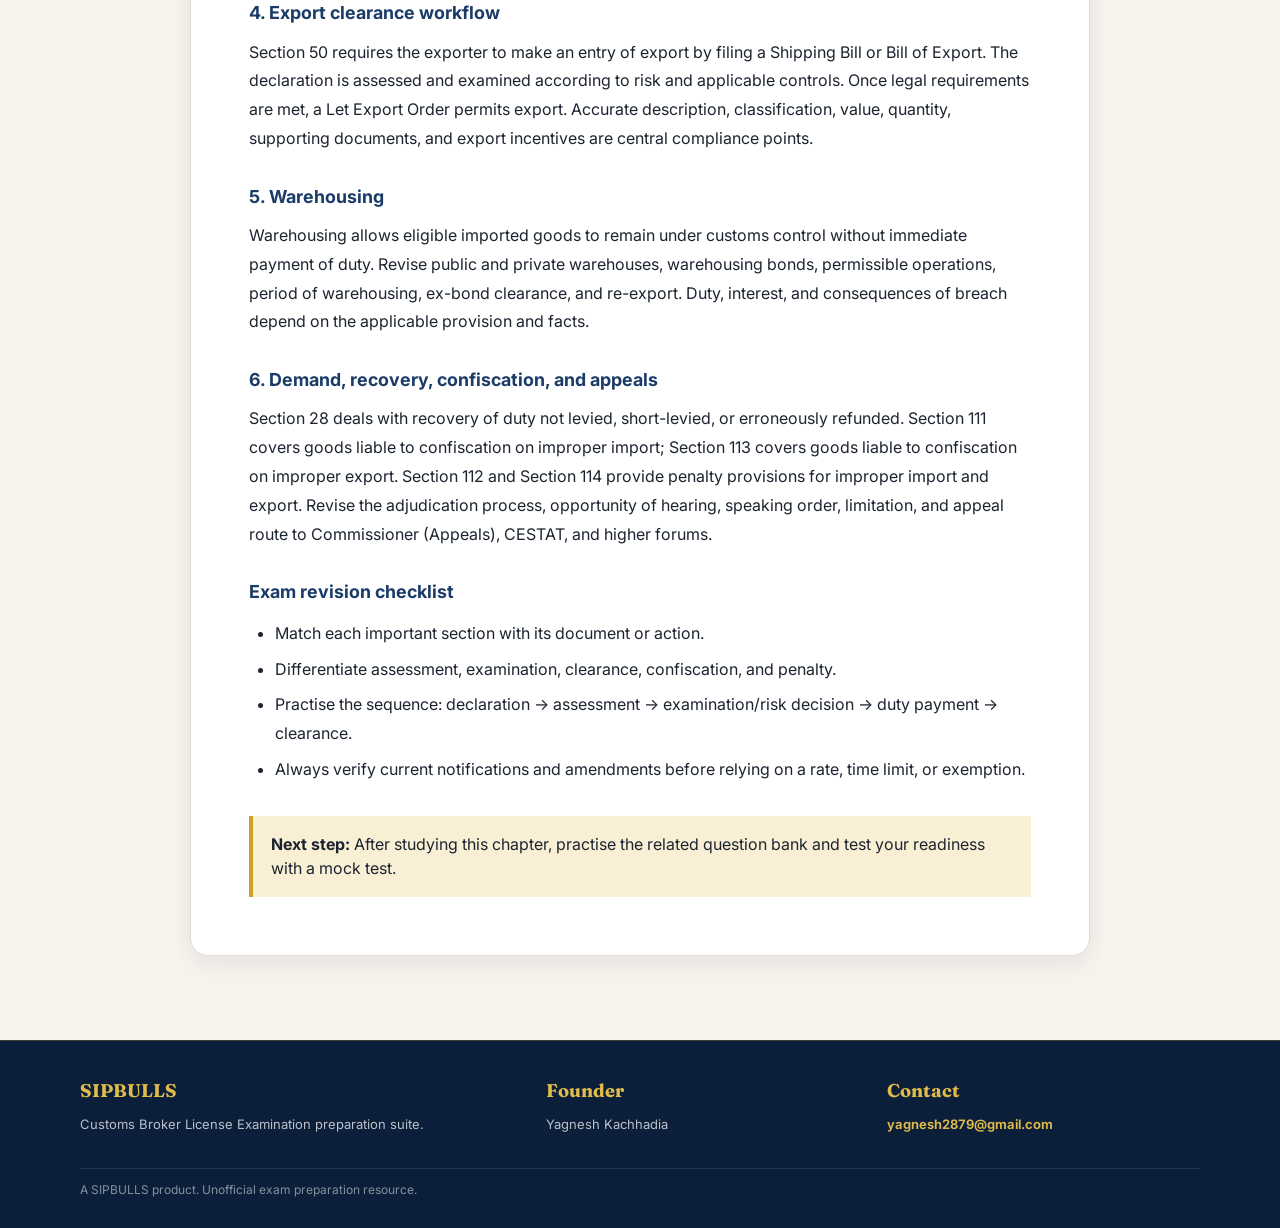
<file: cha-notes.html>
<!DOCTYPE html>
<html lang="en">
<head>
  <meta charset="UTF-8" />
  <meta name="viewport" content="width=device-width, initial-scale=1" />
  <title>CHA Exam Notes: Customs Act & CBLR 2018 Study Guide | SIPBULLS</title>
  <link rel="stylesheet" href="assets/css/styles.css" />
  <link rel="canonical" href="https://sipbulls.com/cha-notes.html" />
  <meta name="description" content="Read detailed CHA exam notes and free Customs Broker study material covering Customs Act 1962, CBLR 2018, customs procedures and allied topics.">
  <meta name="keywords" content="CHA exam notes, CBLR 2018 study material, Customs Act 1962 notes, Custom House Agent notes, free customs study material" />
  <meta property="og:type" content="article" />
  <meta property="og:url" content="https://sipbulls.com/cha-notes.html" />
  <meta property="og:title" content="CHA Exam Notes: Customs Act & CBLR 2018 Study Guide | SIPBULLS" />
  <meta property="og:description" content="Read detailed bilingual CHA / CBLR study notes and free Customs Broker exam material." />
  <script type="application/ld+json">
  {"@context":"https://schema.org","@type":"LearningResource","name":"CHA Exam Notes and CBLR 2018 Study Guide","description":"Free study guide for Customs Broker License Examination preparation.","url":"https://sipbulls.com/cha-notes.html","learningResourceType":"Study guide","isAccessibleForFree":true,"inLanguage":["en-IN","hi-IN"]}
  </script>
  <link rel="preconnect" href="https://fonts.googleapis.com" />
  <link rel="preconnect" href="https://fonts.gstatic.com" crossorigin />
  <link href="https://fonts.googleapis.com/css2?family=Fraunces:opsz,wght@9..144,600;9..144,700&family=Inter:wght@400;500;600;700;800&display=swap" rel="stylesheet" />
</head>
<body>
  <header class="site-header">
    <a class="brand" href="index.html"><span class="brand-mark">SB</span><span class="brand-name">SIPBULLS<small>CHA Study Notes</small></span></a>
    <nav class="nav">
      <a href="index.html">Home</a>
      <a href="cha.html" class="active">All Notes</a>
      <a href="cha-bank.html">Question Bank</a>
      <button class="btn btn-ghost" id="lang-toggle" style="padding:4px 10px;font-size:12px;color:white;border-color:rgba(255,255,255,0.3)">हिंदी</button>
      <a class="cta" href="cha-exam.html?new=1">Mock Test</a>
    </nav>
  </header>

  <main class="wrap notes-reader">
    <div class="notes-reader-top">
      <a class="btn btn-ghost" href="cha.html">← Back to all modules</a>
      <button class="btn btn-gold" id="print-btn">Print / Save PDF</button>
    </div>
    <div id="notes-content" class="notes-content"><p class="loading">Loading full study guide…</p></div>
  </main>

  <footer class="site-footer"><div class="wrap"><div><h3>SIPBULLS</h3><p>Customs Broker License Examination preparation suite.</p></div><div><h3>Founder</h3><p>Yagnesh Kachhadia</p></div><div><h3>Contact</h3><p><a href="mailto:yagnesh2879@gmail.com">yagnesh2879@gmail.com</a></p></div><div class="footer-note">A SIPBULLS product. Unofficial exam preparation resource.</div></div></footer>

  <script type="module">
    import { initAuthUI } from './assets/js/auth-ui.js';
    import { getLanguage, setupLanguageToggle } from './assets/js/language.js';
    initAuthUI();
    const moduleId = new URLSearchParams(location.search).get('id');
    let lang = getLanguage();
    let modules = [];
    const content = document.getElementById('notes-content');
    const langButton = document.getElementById('lang-toggle');

    function render() {
      const item = modules.find(module => module.id === moduleId) || modules[0];
      if (!item) { content.innerHTML = '<p class="empty">Study guide not found.</p>'; return; }
      const isHindi = lang === 'hi';
      document.title = `${isHindi ? item.titleHi : item.title} | SIPBULLS`;
      langButton.textContent = isHindi ? 'English' : 'हिंदी';
      content.innerHTML = `
        <div class="notes-kicker">SIPBULLS · CHA / CBLR CONCEPTUAL LEARNING</div>
        <h1>${isHindi ? item.titleHi : item.title}</h1>
        <p class="notes-summary">${isHindi ? item.summaryHi : item.summary}</p>
        <div class="notes-divider"></div>
        <h2>${isHindi ? 'मुख्य वैधानिक बिंदु' : 'Key statutory points'}</h2>
        <ul class="notes-points">${(isHindi ? item.keyPointsHi : item.keyPoints).map(point => `<li>${point}</li>`).join('')}</ul>
        <div class="notes-divider"></div>
        <article class="notes-article">${isHindi ? item.detailedNotesHi : item.detailedNotes}</article>
        <div class="notes-end"><strong>${isHindi ? 'अगला कदम:' : 'Next step:'}</strong> ${isHindi ? 'इस अध्याय के बाद संबंधित प्रश्न बैंक का अभ्यास करें और मॉक टेस्ट में अपनी तैयारी जांचें।' : 'After studying this chapter, practise the related question bank and test your readiness with a mock test.'}</div>
      `;
    }

    setupLanguageToggle(langButton, (language) => { lang = language; render(); });
    document.getElementById('print-btn').addEventListener('click', () => window.print());
    fetch('data/cha_concepts.json').then(response => response.json()).then(data => { modules = data; render(); }).catch(() => { content.innerHTML = '<p class="empty">Unable to load the study guide. Please refresh the page.</p>'; });
  </script>
</body>
</html>
</file>
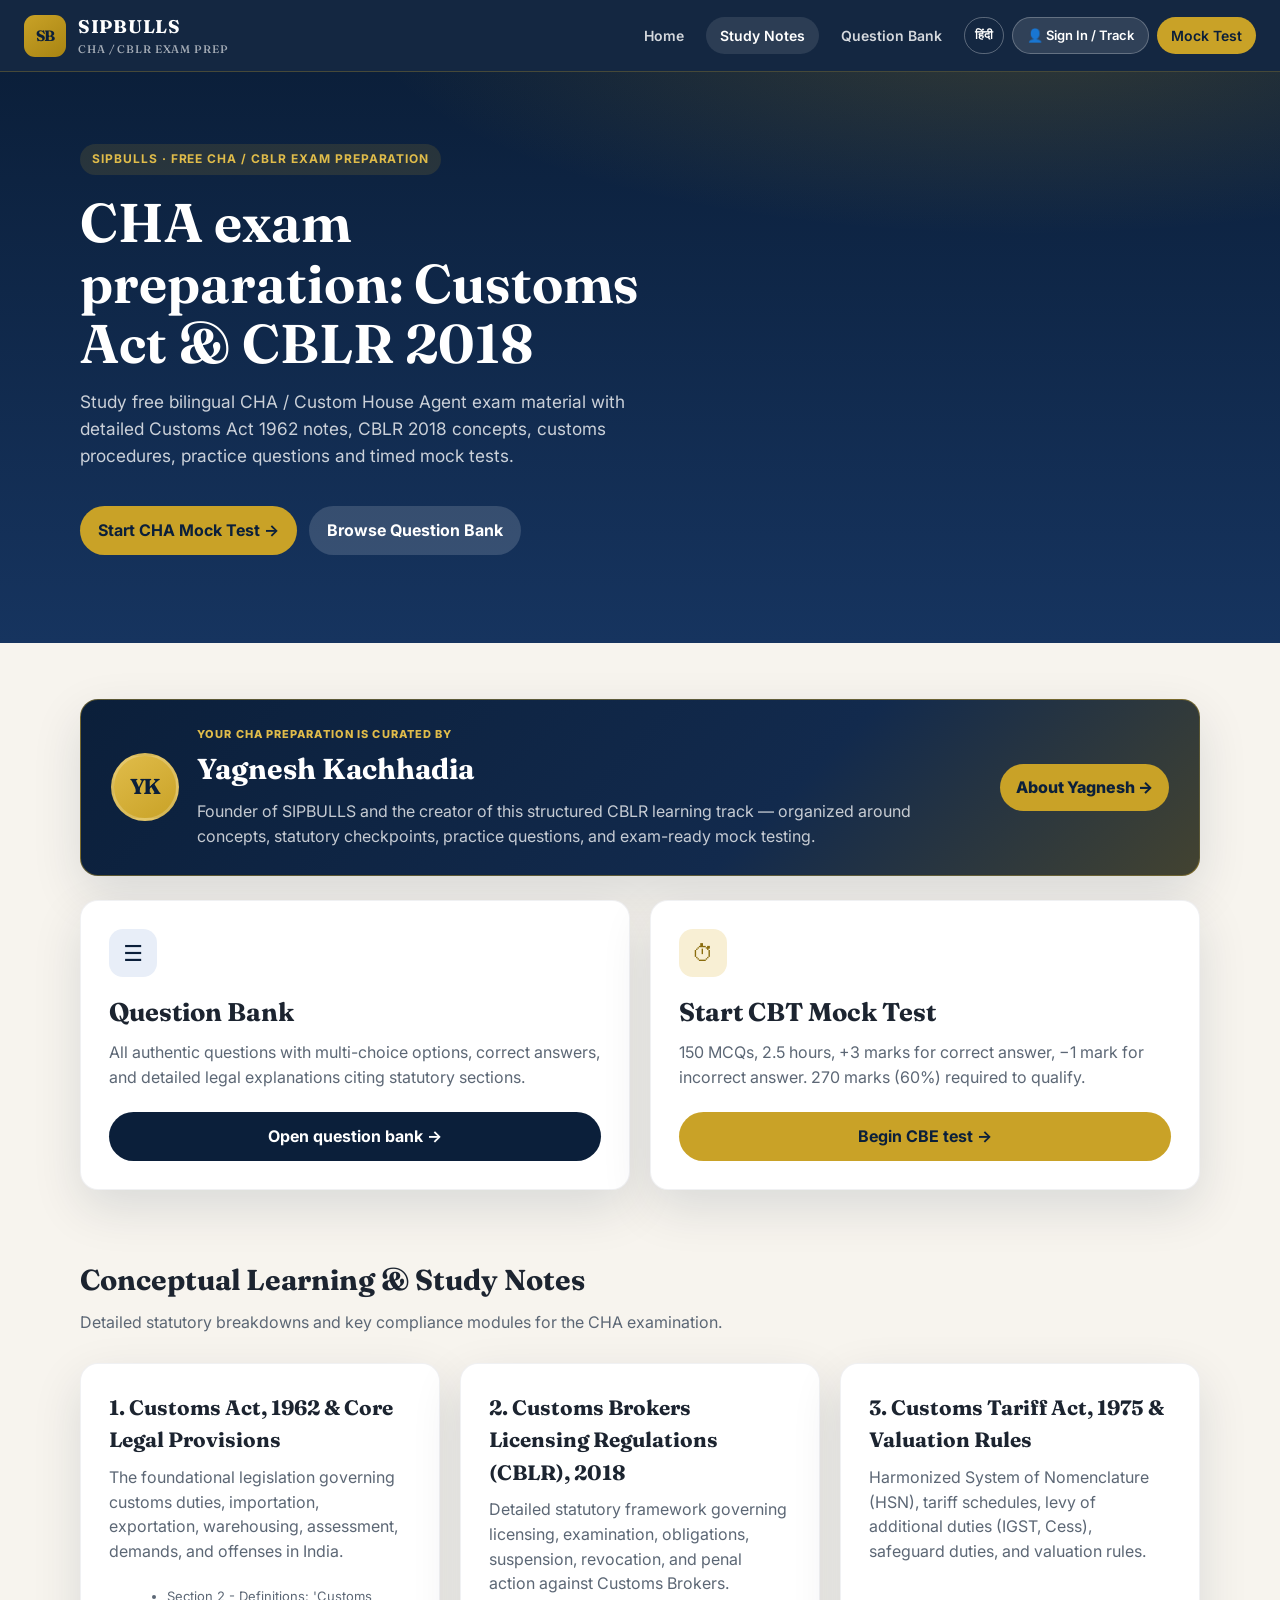
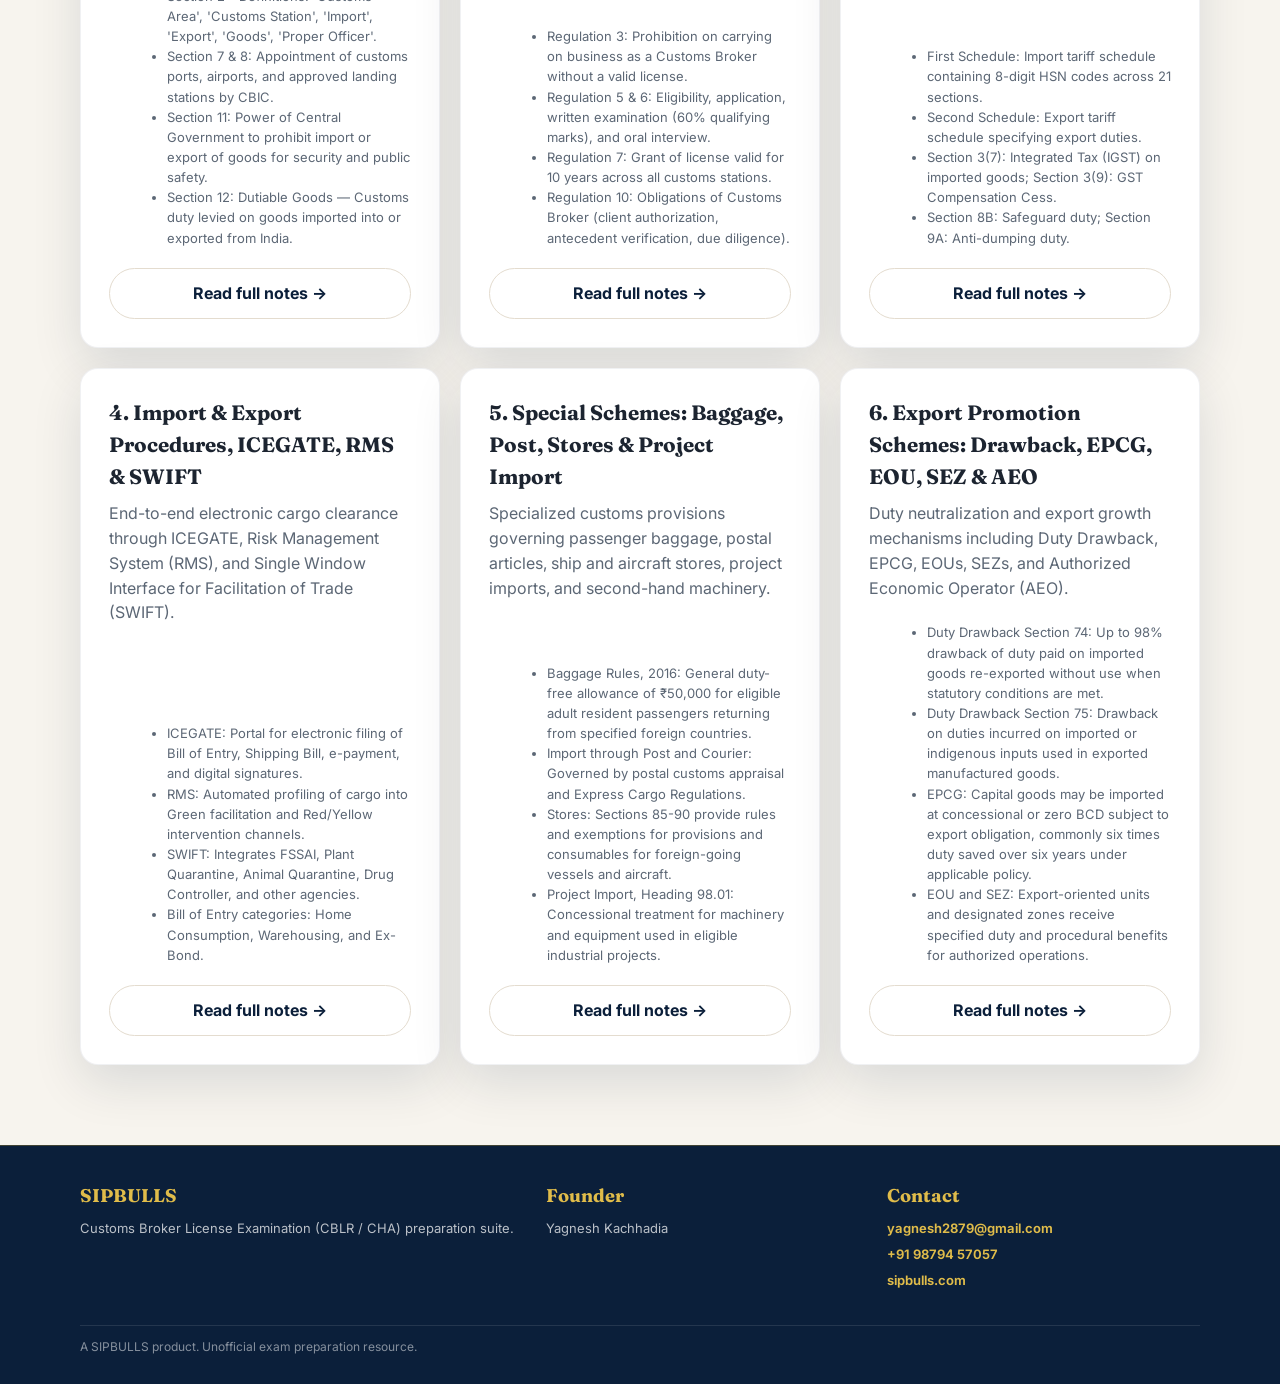
<file: cha.html>
<!DOCTYPE html>
<html lang="en">
<head>
  <meta charset="UTF-8" />
  <meta name="viewport" content="width=device-width, initial-scale=1" />
  <title>CHA / CBLR Exam Preparation: Free Study Notes & Material | SIPBULLS</title>
  <meta name="description" content="Prepare for the Customs Broker License Examination with free bilingual CHA study notes, Customs Act summaries, CBLR 2018 concepts and mock-test practice.">
  <link rel="icon" href="data:image/svg+xml,<svg xmlns='http://www.w3.org/2000/svg' viewBox='0 0 64 64'><rect width='64' height='64' rx='14' fill='%230B1F3A'/><text x='32' y='42' text-anchor='middle' font-size='20' font-family='Georgia' fill='%23C9A227'>SB</text></svg>" />
  <link rel="preconnect" href="https://fonts.googleapis.com" />
  <link rel="preconnect" href="https://fonts.gstatic.com" crossorigin />
  <link href="https://fonts.googleapis.com/css2?family=Fraunces:opsz,wght@9..144,600;9..144,700&family=Inter:wght@400;500;600;700;800&display=swap" rel="stylesheet" />
  <link rel="stylesheet" href="assets/css/styles.css" />
  <link rel="canonical" href="https://sipbulls.com/cha.html" />
  <meta name="keywords" content="CHA exam preparation, Custom House Agent exam, Customs Broker exam, CBLR 2018 notes, Customs Act 1962 notes, free CHA study material" />
  <meta property="og:type" content="website" />
  <meta property="og:url" content="https://sipbulls.com/cha.html" />
  <meta property="og:title" content="CHA / CBLR Exam Preparation: Free Study Notes & Material | SIPBULLS" />
  <meta property="og:description" content="Free bilingual CHA study notes, Customs Act summaries, CBLR 2018 concepts and mock-test practice." />
  <script type="application/ld+json">
  {"@context":"https://schema.org","@type":"Course","name":"CHA / CBLR Exam Preparation","description":"Free Customs Broker License Examination study notes and practice resources covering Customs Act 1962 and CBLR 2018.","url":"https://sipbulls.com/cha.html","provider":{"@type":"Organization","name":"SIPBULLS","url":"https://sipbulls.com/"},"inLanguage":["en-IN","hi-IN"]}
  </script>
</head>
<body>
  <header class="site-header">
    <a class="brand" href="index.html">
      <span class="brand-mark">SB</span>
      <span class="brand-name">SIPBULLS<small>CHA / CBLR Exam Prep</small></span>
    </a>
    <nav class="nav">
      <a href="index.html" data-page="home">Home</a>
      <a href="cha.html" data-page="cha" class="active">Study Notes</a>
      <a href="cha-bank.html" data-page="bank">Question Bank</a>
      <button class="btn btn-ghost" id="lang-toggle" style="padding:4px 10px;font-size:12px;color:white;border-color:rgba(255,255,255,0.3)">EN / हिंदी</button>
      <a class="cta" href="cha-exam.html?new=1" data-page="exam">Mock Test</a>
    </nav>
  </header>

  <section class="hero">
    <div class="hero-inner">
      <span class="kicker">SIPBULLS · Free CHA / CBLR Exam Preparation</span>
      <h1>CHA exam preparation: Customs Act & CBLR 2018</h1>
      <p class="lead">
        Study free bilingual CHA / Custom House Agent exam material with detailed Customs Act 1962 notes, CBLR 2018 concepts, customs procedures, practice questions and timed mock tests.
      </p>
      <div style="display:flex;gap:12px;flex-wrap:wrap">
        <a class="btn btn-gold" href="cha-exam.html?new=1">Start CHA Mock Test →</a>
        <a class="btn btn-primary" href="cha-bank.html" style="background:rgba(255,255,255,0.15);color:white">Browse Question Bank</a>
      </div>
    </div>
  </section>

  <section class="section" style="padding-bottom:0">
    <div class="wrap">
      <div class="founder-spotlight">
        <div class="founder-avatar" aria-hidden="true">YK</div>
        <div>
          <p class="eyebrow">Your CHA preparation is curated by</p>
          <h2>Yagnesh Kachhadia</h2>
          <p>Founder of SIPBULLS and the creator of this structured CBLR learning track — organized around concepts, statutory checkpoints, practice questions, and exam-ready mock testing.</p>
        </div>
        <a class="founder-link" href="index.html#about">About Yagnesh →</a>
      </div>
    </div>
  </section>

  <div class="wrap choice-grid" style="margin-top:24px">
    <a class="choice-card" href="cha-bank.html">
      <div class="choice-icon">☰</div>
      <h2>Question Bank</h2>
      <p>All authentic questions with multi-choice options, correct answers, and detailed legal explanations citing statutory sections.</p>
      <span class="btn btn-primary">Open question bank →</span>
    </a>
    <a class="choice-card accent" href="cha-exam.html?new=1">
      <div class="choice-icon">⏱</div>
      <h2>Start CBT Mock Test</h2>
      <p>150 MCQs, 2.5 hours, +3 marks for correct answer, −1 mark for incorrect answer. 270 marks (60%) required to qualify.</p>
      <span class="btn btn-gold">Begin CBE test →</span>
    </a>
  </div>

  <section class="section">
    <div class="wrap">
      <h2>Conceptual Learning & Study Notes</h2>
      <p class="sub">Detailed statutory breakdowns and key compliance modules for the CHA examination.</p>

      <div id="concepts-container" style="display:grid;grid-template-columns:repeat(auto-fit, minmax(320px, 1fr));gap:20px;margin-top:24px">
        <!-- Dynamically loaded -->
      </div>
    </div>
  </section>

  <!-- Full Study Note Reader -->
  <div id="study-modal" class="hidden" style="position:fixed;inset:0;background:rgba(11,31,58,0.78);z-index:100;display:grid;place-items:center;padding:20px">
    <div style="background:var(--white);border-radius:18px;max-width:960px;width:100%;height:min(88vh,900px);overflow:hidden;display:flex;flex-direction:column;box-shadow:var(--shadow)">
      <div style="display:flex;justify-content:space-between;align-items:center;gap:16px;padding:20px 28px;border-bottom:1px solid var(--line);background:var(--cream)">
        <div>
          <span class="kicker" style="color:#8a6c0d;background:var(--gold-soft)">SIPBULLS study guide</span>
          <h2 id="modal-title" style="margin:8px 0 0;font-family:Fraunces,Georgia,serif">Module Notes</h2>
        </div>
        <button class="btn btn-ghost" id="modal-close" style="padding:8px 14px;flex:none">Close ✕</button>
      </div>
      <div id="modal-body" style="color:var(--ink);font-size:16px;line-height:1.75;overflow-y:auto;padding:32px 40px;max-width:860px;width:100%;margin:0 auto"></div>
      <div style="padding:14px 28px;border-top:1px solid var(--line);background:var(--cream);display:flex;justify-content:flex-end">
        <button class="btn btn-primary" id="modal-close-bottom">Done reading</button>
      </div>
    </div>
  </div>

  <footer class="site-footer">
    <div class="wrap">
      <div>
        <h3>SIPBULLS</h3>
        <p>Customs Broker License Examination (CBLR / CHA) preparation suite.</p>
      </div>
      <div>
        <h3>Founder</h3>
        <p>Yagnesh Kachhadia</p>
      </div>
      <div>
        <h3>Contact</h3>
        <ul>
          <li><a href="mailto:yagnesh2879@gmail.com">yagnesh2879@gmail.com</a></li>
          <li><a href="tel:+919879457057">+91 98794 57057</a></li>
          <li><a href="https://sipbulls.com" target="_blank" rel="noopener">sipbulls.com</a></li>
        </ul>
      </div>
      <div class="footer-note">A SIPBULLS product. Unofficial exam preparation resource.</div>
    </div>
  </footer>

  <script type="module">
    import { initAuthUI } from './assets/js/auth-ui.js';
    import { getLanguage, setupLanguageToggle } from './assets/js/language.js';
    let currentLang = getLanguage();
    let modulesData = [];

    async function init() {
      initAuthUI();
      try {
        const res = await fetch('data/cha_concepts.json');
        modulesData = await res.json();
        renderConcepts();
      } catch(e) {
        console.error(e);
      }

      setupLanguageToggle(document.getElementById('lang-toggle'), (language) => {
        currentLang = language;
        renderConcepts();
      });

      const closeModal = () => document.getElementById('study-modal').classList.add('hidden');
      document.getElementById('modal-close').addEventListener('click', closeModal);
      document.getElementById('modal-close-bottom').addEventListener('click', closeModal);
      document.getElementById('study-modal').addEventListener('click', (event) => {
        if (event.target.id === 'study-modal') closeModal();
      });
    }

    function renderConcepts() {
      const container = document.getElementById('concepts-container');
      container.innerHTML = modulesData.map(m => {
        const title = currentLang === 'hi' ? (m.titleHi || m.title) : m.title;
        const summary = currentLang === 'hi' ? (m.summaryHi || m.summary) : m.summary;
        const keyPoints = currentLang === 'hi' ? (m.keyPointsHi || m.keyPoints) : m.keyPoints;
        return `
          <div class="choice-card" style="min-height:0">
            <h2 style="font-size:1.3rem">${title}</h2>
            <p>${summary}</p>
            <ul style="margin:0 0 20px 18px;font-size:13px;color:var(--muted)">
              ${keyPoints.slice(0, 4).map(kp => `<li>${kp}</li>`).join('')}
            </ul>
            <a class="btn btn-ghost" href="cha-notes.html?id=${encodeURIComponent(m.id)}">${currentLang === 'hi' ? 'पूरे नोट्स पढ़ें →' : 'Read full notes →'}</a>
          </div>
        `;
      }).join('');
    }

    window.openModal = function(id) {
      const m = modulesData.find(x => x.id === id);
      if (!m) return;
      document.getElementById('modal-title').textContent = currentLang === 'hi' ? (m.titleHi || m.title) : m.title;
      document.getElementById('modal-body').innerHTML = currentLang === 'hi' ? (m.detailedNotesHi || m.detailedNotes) : m.detailedNotes;
      document.getElementById('study-modal').classList.remove('hidden');
    }

    init();
  </script>
</body>
</html>
</file>
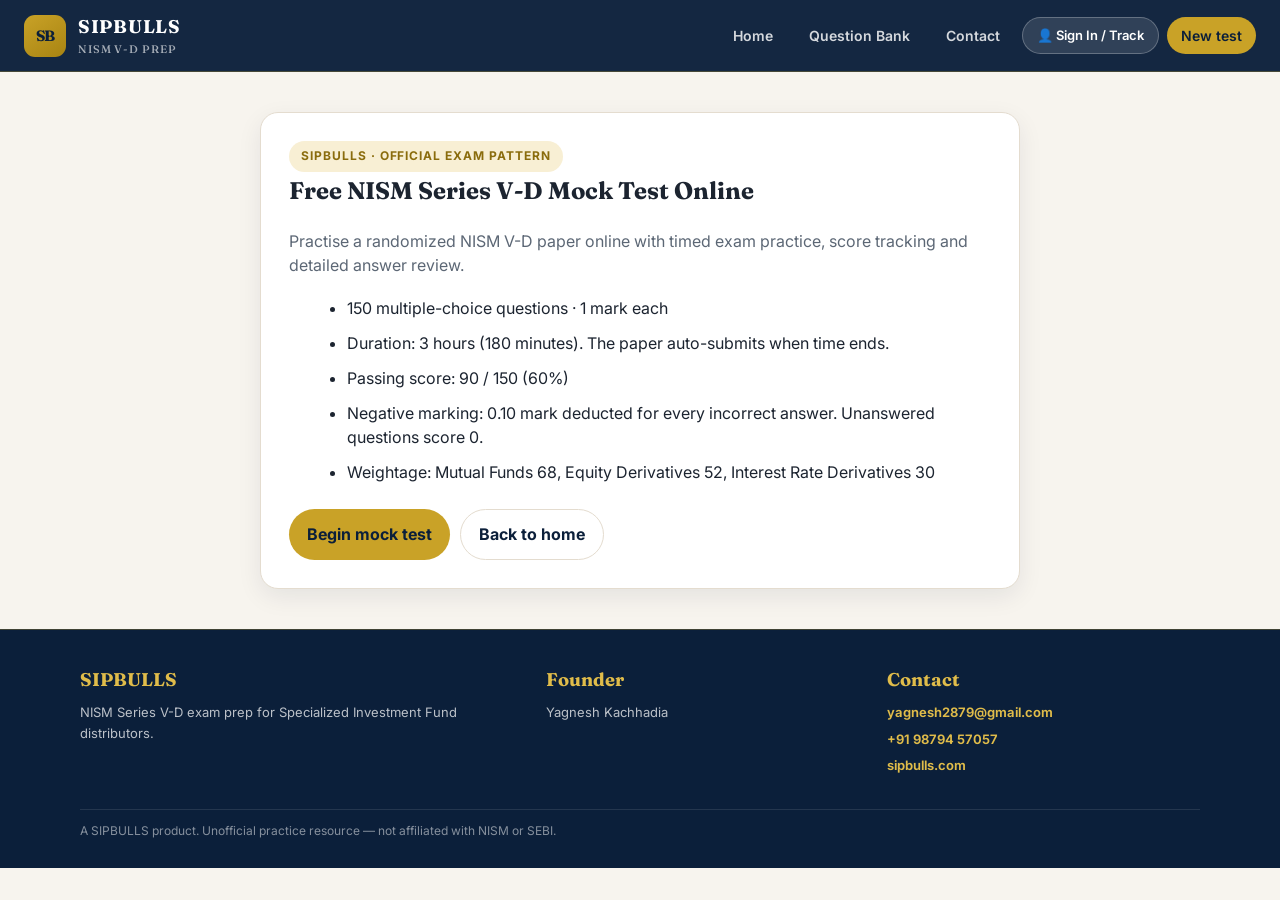
<file: exam.html>
<!DOCTYPE html>
<html lang="en">
<head>
  <meta charset="UTF-8" />
  <meta name="viewport" content="width=device-width, initial-scale=1" />
  <title>Free NISM Series V-D Mock Test Online | SIPBULLS</title>
  <link rel="icon" href="data:image/svg+xml,<svg xmlns='http://www.w3.org/2000/svg' viewBox='0 0 64 64'><rect width='64' height='64' rx='14' fill='%230B1F3A'/><text x='32' y='42' text-anchor='middle' font-size='20' font-family='Georgia' fill='%23C9A227'>SB</text></svg>" />
  <link rel="preconnect" href="https://fonts.googleapis.com" />
  <link rel="preconnect" href="https://fonts.gstatic.com" crossorigin />
  <link href="https://fonts.googleapis.com/css2?family=Fraunces:opsz,wght@9..144,600;9..144,700&family=Inter:wght@400;500;600;700;800&display=swap" rel="stylesheet" />
  <link rel="stylesheet" href="assets/css/styles.css" />
  <link rel="canonical" href="https://sipbulls.com/exam.html" />
  <meta name="description" content="Take a free NISM Series V-D mock test with timed practice, exam-style questions, score tracking and answer explanations.">
  <meta name="keywords" content="NISM V-D mock test, NISM Series V-D online test, NISM exam practice, NISM V-D test series, free NISM mock exam" />
  <meta property="og:type" content="website" />
  <meta property="og:url" content="https://sipbulls.com/exam.html" />
  <meta property="og:title" content="Free NISM Series V-D Mock Test Online | SIPBULLS" />
  <meta property="og:description" content="Timed NISM Series V-D mock test practice with exam-style questions and answer review." />
  <script type="application/ld+json">
  {"@context":"https://schema.org","@type":"Quiz","name":"NISM Series V-D Mock Test","description":"Free online NISM Series V-D mock test with timed practice and answer review.","url":"https://sipbulls.com/exam.html","educationalLevel":"Professional examination preparation","inLanguage":"en-IN"}
  </script>
</head>
<body>
  <header class="site-header">
    <a class="brand" href="index.html">
      <span class="brand-mark">SB</span>
      <span class="brand-name">SIPBULLS<small>NISM V-D Prep</small></span>
    </a>
    <nav class="nav">
      <a href="index.html" data-page="home">Home</a>
      <a href="bank.html" data-page="bank">Question Bank</a>
      <a href="index.html#contact">Contact</a>
      <a class="cta" href="exam.html?new=1" data-page="exam">New test</a>
    </nav>
  </header>

  <section id="intro" class="wrap">
    <div class="panel">
      <span class="kicker" style="color:#8a6c0d;background:#f8efd4">SIPBULLS · official exam pattern</span>
      <h1>Free NISM Series V-D Mock Test Online</h1>
      <p class="muted">Practise a randomized NISM V-D paper online with timed exam practice, score tracking and detailed answer review.</p>
      <ul class="rules">
        <li>150 multiple-choice questions · 1 mark each</li>
        <li>Duration: 3 hours (180 minutes). The paper auto-submits when time ends.</li>
        <li>Passing score: 90 / 150 (60%)</li>
        <li>Negative marking: 0.10 mark deducted for every incorrect answer. Unanswered questions score 0.</li>
        <li>Weightage: Mutual Funds 68, Equity Derivatives 52, Interest Rate Derivatives 30</li>
      </ul>
      <div class="group" style="display:flex;gap:10px;flex-wrap:wrap">
        <button class="btn btn-gold" id="begin-btn">Begin mock test</button>
        <a class="btn btn-ghost" href="index.html">Back to home</a>
      </div>
    </div>
  </section>

  <section id="exam" class="exam-shell hidden">
    <div class="exam-top">
      <div>
        <strong id="q-label">Question 1 of 150</strong>
        <div class="muted" id="progress-label">Answered 0 · Marked 0 · Unanswered 150</div>
      </div>
      <div class="timer" id="timer">03:00:00</div>
    </div>
    <div class="exam-body">
      <div class="exam-main">
        <div class="q-meta">
          <span class="badge" id="subject-badge">Mutual Funds</span>
          <span class="muted" id="mark-state"></span>
        </div>
        <p class="q-stem" id="q-stem"></p>
        <div class="options" id="q-options"></div>
      </div>
      <aside class="exam-side">
        <strong>Question palette</strong>
        <div class="legend">
          <span><i style="background:#d9efe4"></i>Answered</span>
          <span><i style="background:#f8efd4"></i>Marked</span>
          <span><i style="background:#f7f4ee"></i>Not answered</span>
        </div>
        <div class="palette" id="palette"></div>
      </aside>
    </div>
    <div class="exam-actions">
      <div class="group">
        <button class="btn btn-ghost" id="prev-btn">Previous</button>
        <button class="btn btn-ghost" id="next-btn">Next</button>
      </div>
      <div class="group">
        <button class="btn btn-ghost" id="clear-btn">Clear response</button>
        <button class="btn btn-ghost" id="mark-btn">Mark for review</button>
        <button class="btn btn-danger" id="submit-btn">Submit test</button>
      </div>
    </div>
  </section>

  <section id="results" class="wrap hidden">
    <div class="result-hero">
      <span class="pill" id="pass-pill">Result</span>
      <div class="result-score" id="score-value">0</div>
      <p class="muted" id="score-sub">out of 150</p>
    </div>
    <div class="stats" style="margin: 12px 0 28px">
      <div class="stat"><b id="stat-correct">0</b><span>Correct</span></div>
      <div class="stat"><b id="stat-wrong">0</b><span>Incorrect</span></div>
      <div class="stat"><b id="stat-skip">0</b><span>Unanswered</span></div>
      <div class="stat"><b id="stat-time">0</b><span>Time used</span></div>
    </div>
    <h2 style="font-family:Fraunces,Georgia,serif">Subject-wise accuracy</h2>
    <div class="bars" id="subject-bars"></div>
    <div style="display:flex;gap:10px;flex-wrap:wrap;margin-bottom:28px">
      <a class="btn btn-gold" href="exam.html?new=1">Take another mock</a>
      <a class="btn btn-ghost" href="bank.html">Review question bank</a>
      <a class="btn btn-ghost" href="index.html">Home</a>
    </div>
    <h2 style="font-family:Fraunces,Georgia,serif">Answer review</h2>
    <div class="review-nav">
      <button class="chip active" data-review="all">All</button>
      <button class="chip" data-review="wrong">Incorrect</button>
      <button class="chip" data-review="skipped">Unanswered</button>
      <button class="chip" data-review="correct">Correct</button>
    </div>
    <div class="q-list" id="review-list"></div>
  </section>

  <footer class="site-footer">
    <div class="wrap">
      <div>
        <h3>SIPBULLS</h3>
        <p>NISM Series V-D exam prep for Specialized Investment Fund distributors.</p>
      </div>
      <div>
        <h3>Founder</h3>
        <p>Yagnesh Kachhadia</p>
      </div>
      <div>
        <h3>Contact</h3>
        <ul>
          <li><a href="mailto:yagnesh2879@gmail.com">yagnesh2879@gmail.com</a></li>
          <li><a href="tel:+919879457057">+91 98794 57057</a></li>
          <li><a href="https://sipbulls.com" target="_blank" rel="noopener">sipbulls.com</a></li>
        </ul>
      </div>
      <div class="footer-note">A SIPBULLS product. Unofficial practice resource — not affiliated with NISM or SEBI.</div>
    </div>
  </footer>

  <script type="module" src="assets/js/exam.js"></script>
</body>
</html>
</file>
<file: assets/css/styles.css>
:root {
  --navy: #0b1f3a;
  --navy-2: #122a4d;
  --navy-3: #1b3c68;
  --navy-soft: #e8eef8;
  --gold: #c9a227;
  --gold-2: #e0bc4a;
  --gold-soft: #f8efd4;
  --cream: #f7f4ee;
  --cream-2: #efe8db;
  --ink: #1c2430;
  --muted: #5c6775;
  --line: #e4dccf;
  --white: #ffffff;
  --success: #157a48;
  --success-soft: #e6f6ee;
  --danger: #b42318;
  --danger-soft: #fdecec;
  --warn: #9a6700;
  --shadow: 0 18px 50px rgba(11, 31, 58, 0.12);
  --shadow-sm: 0 8px 24px rgba(11, 31, 58, 0.08);
  --radius: 18px;
  --max: 1120px;
  --header-h: 72px;
}

* { box-sizing: border-box; }
html { scroll-behavior: smooth; }
body {
  margin: 0;
  font-family: Inter, "Segoe UI", system-ui, sans-serif;
  color: var(--ink);
  background: var(--cream);
  line-height: 1.55;
  min-height: 100vh;
}

a { color: inherit; text-decoration: none; }
button, input, select { font: inherit; }
img { max-width: 100%; }

.site-header {
  position: sticky;
  top: 0;
  z-index: 40;
  min-height: var(--header-h);
  display: flex;
  align-items: center;
  justify-content: space-between;
  gap: 12px;
  flex-wrap: wrap;
  padding: 10px 24px;
  background: rgba(11, 31, 58, 0.96);
  color: var(--white);
  backdrop-filter: blur(12px);
  border-bottom: 1px solid rgba(201, 162, 39, 0.28);
}

.brand {
  display: flex;
  align-items: center;
  gap: 12px;
  font-weight: 700;
  letter-spacing: 0.01em;
}
.brand-mark {
  width: 42px;
  height: 42px;
  border-radius: 11px;
  background: linear-gradient(145deg, var(--gold), #a88412);
  color: var(--navy);
  display: grid;
  place-items: center;
  font-family: Fraunces, Georgia, serif;
  font-weight: 700;
  font-size: 15px;
  letter-spacing: -0.04em;
}
.brand-name {
  font-family: Fraunces, Georgia, serif;
  font-size: 1.15rem;
  letter-spacing: 0.04em;
}
.brand small {
  display: block;
  font-weight: 500;
  font-size: 11px;
  color: rgba(255,255,255,0.62);
  letter-spacing: 0.08em;
  text-transform: uppercase;
}

.nav {
  display: flex;
  gap: 8px;
}
.nav a, .nav-link {
  color: rgba(255,255,255,0.82);
  padding: 8px 14px;
  border-radius: 999px;
  font-size: 14px;
  font-weight: 600;
}
.nav a:hover, .nav a.active {
  background: rgba(255,255,255,0.1);
  color: var(--white);
}
.nav a.cta {
  background: var(--gold);
  color: var(--navy);
}
.nav a.cta:hover { background: var(--gold-2); }

.hero {
  position: relative;
  overflow: hidden;
  background:
    radial-gradient(1200px 400px at 80% -10%, rgba(201,162,39,0.22), transparent 55%),
    linear-gradient(180deg, var(--navy) 0%, #16345f 100%);
  color: var(--white);
  padding: 72px 24px 88px;
}
.hero-inner, .wrap {
  width: min(var(--max), calc(100% - 40px));
  margin: 0 auto;
}
.kicker {
  display: inline-flex;
  align-items: center;
  gap: 8px;
  padding: 6px 12px;
  border-radius: 999px;
  background: rgba(201,162,39,0.14);
  color: var(--gold-2);
  font-size: 12px;
  font-weight: 700;
  letter-spacing: 0.08em;
  text-transform: uppercase;
}
.hero h1 {
  font-family: Fraunces, Georgia, serif;
  font-size: clamp(2rem, 4.4vw, 3.4rem);
  line-height: 1.12;
  margin: 18px 0 14px;
  max-width: 16ch;
  font-weight: 650;
}
.hero p.lead {
  max-width: 54ch;
  color: rgba(255,255,255,0.78);
  font-size: 1.08rem;
  margin: 0 0 36px;
}

.choice-grid {
  display: grid;
  grid-template-columns: repeat(2, minmax(0, 1fr));
  gap: 20px;
  margin-top: -56px;
  padding-bottom: 12px;
  position: relative;
  z-index: 2;
}
.choice-card {
  background: var(--white);
  border-radius: var(--radius);
  padding: 28px;
  box-shadow: var(--shadow);
  border: 1px solid rgba(11,31,58,0.06);
  display: flex;
  flex-direction: column;
  min-height: 250px;
  transition: transform 0.2s ease, box-shadow 0.2s ease;
}
.choice-card:hover {
  transform: translateY(-4px);
  box-shadow: 0 24px 60px rgba(11,31,58,0.16);
}
.founder-spotlight {
  background: linear-gradient(135deg, var(--navy) 0%, var(--navy-2) 62%, #765d13 140%);
  color: var(--white);
  border: 1px solid rgba(201,162,39,0.42);
  border-radius: var(--radius);
  padding: 26px 30px;
  box-shadow: var(--shadow);
  display: grid;
  grid-template-columns: auto 1fr auto;
  gap: 18px;
  align-items: center;
}
.founder-avatar {
  width: 68px;
  height: 68px;
  border-radius: 50%;
  display: grid;
  place-items: center;
  background: linear-gradient(145deg, var(--gold-2), var(--gold));
  color: var(--navy);
  font-family: Fraunces, Georgia, serif;
  font-size: 1.35rem;
  font-weight: 700;
  letter-spacing: -0.05em;
  border: 3px solid rgba(255,255,255,0.2);
}
.founder-spotlight .eyebrow {
  color: var(--gold-2);
  font-size: 11px;
  font-weight: 800;
  letter-spacing: 0.1em;
  text-transform: uppercase;
  margin: 0 0 4px;
}
.founder-spotlight h2 {
  color: var(--white);
  font-family: Fraunces, Georgia, serif;
  font-size: 1.6rem;
  margin: 0 0 5px;
}
.founder-spotlight p {
  color: rgba(255,255,255,0.76);
  margin: 0;
}
.founder-spotlight .founder-link {
  white-space: nowrap;
  color: var(--navy);
  background: var(--gold);
  border-radius: 999px;
  padding: 11px 16px;
  font-weight: 800;
}
.founder-spotlight .founder-link:hover { background: var(--gold-2); }
.notes-reader { padding: 34px 0 60px; }
.notes-reader-top { display: flex; justify-content: space-between; align-items: center; gap: 12px; margin-bottom: 30px; }
.notes-reader-top .btn { min-height: 48px; }
.notes-reader-top + .notes-content { margin-top: 0; }
.notes-content { background: var(--white); border: 1px solid var(--line); border-radius: var(--radius); box-shadow: var(--shadow-sm); padding: clamp(24px, 5vw, 58px); max-width: 900px; margin: 0 auto; }
.notes-kicker { color: #8a6c0d; font-size: 11px; font-weight: 800; letter-spacing: .1em; text-transform: uppercase; margin-bottom: 14px; }
.notes-content h1 { color: var(--navy); font-family: Fraunces, Georgia, serif; font-size: clamp(2rem, 4vw, 3rem); line-height: 1.15; margin: 0 0 16px; }
.notes-content h2 { color: var(--navy); font-family: Fraunces, Georgia, serif; font-size: 1.45rem; margin: 28px 0 10px; }
.notes-summary { color: var(--muted); font-size: 1.08rem; margin: 0; }
.notes-divider { border-top: 1px solid var(--line); margin: 28px 0; }
.notes-points { padding-left: 24px; color: var(--ink); }
.notes-points li { margin: 9px 0; }
.notes-article { color: var(--ink); font-size: 1rem; line-height: 1.8; }
.notes-article h3 { color: var(--navy); font-family: Fraunces, Georgia, serif; font-size: 1.65rem; margin: 0 0 14px; }
.notes-article h4 { color: var(--navy-3); font-size: 1.12rem; margin: 28px 0 8px; }
.notes-article p { margin: 0 0 16px; }
.notes-article ul, .notes-article ol { padding-left: 26px; margin: 10px 0 18px; }
.notes-article li { margin: 7px 0; }
.notes-end { margin-top: 32px; padding: 16px 18px; border-left: 4px solid var(--gold); background: var(--gold-soft); color: var(--ink); }
@media (max-width: 520px) {
  .notes-reader-top { flex-direction: column; align-items: stretch; }
  .notes-reader-top .btn { width: 100%; }
  .notes-content { padding: 24px 20px; }
  .notes-content h1 { font-size: 2rem; overflow-wrap: anywhere; }
}

@media print {
  .site-header, .site-footer, .notes-reader-top { display: none; }
  .notes-reader { padding: 0; width: 100%; }
  .notes-content { box-shadow: none; border: 0; max-width: none; }
}
#modal-body h3 { color: var(--navy); font-family: Fraunces, Georgia, serif; font-size: 1.6rem; margin: 0 0 14px; }
#modal-body h4 { color: var(--navy-3); font-size: 1.05rem; margin: 26px 0 8px; }
#modal-body p { margin: 0 0 14px; }
#modal-body ul, #modal-body ol { padding-left: 24px; margin: 8px 0 16px; }
#modal-body li { margin: 6px 0; }
.choice-icon {
  width: 48px;
  height: 48px;
  border-radius: 14px;
  display: grid;
  place-items: center;
  background: var(--navy-soft);
  color: var(--navy);
  margin-bottom: 16px;
  font-size: 22px;
}
.choice-card.accent .choice-icon {
  background: var(--gold-soft);
  color: #8a6c0d;
}
.choice-card h2 {
  font-family: Fraunces, Georgia, serif;
  margin: 0 0 8px;
  font-size: 1.6rem;
}
.choice-card p {
  color: var(--muted);
  margin: 0 0 22px;
  flex: 1;
}
.btn {
  display: inline-flex;
  align-items: center;
  justify-content: center;
  gap: 8px;
  border: 0;
  cursor: pointer;
  border-radius: 999px;
  padding: 12px 18px;
  font-weight: 700;
  transition: 0.15s ease;
}
.btn-primary {
  background: var(--navy);
  color: var(--white);
}
.btn-primary:hover { background: var(--navy-3); }
.btn-gold {
  background: var(--gold);
  color: var(--navy);
}
.btn-gold:hover { background: var(--gold-2); }
.btn-ghost {
  background: transparent;
  color: var(--navy);
  border: 1px solid var(--line);
}
.btn-ghost:hover { background: var(--cream-2); }
.btn-danger {
  background: var(--danger);
  color: white;
}
.btn-danger:hover { filter: brightness(0.95); }
.btn:disabled {
  opacity: 0.45;
  cursor: not-allowed;
}

.section { padding: 56px 0; }
.section h2 {
  font-family: Fraunces, Georgia, serif;
  font-size: 1.8rem;
  margin: 0 0 8px;
}
.section .sub {
  color: var(--muted);
  margin: 0 0 28px;
}

.stats {
  display: grid;
  grid-template-columns: repeat(4, minmax(0, 1fr));
  gap: 14px;
}
.stat {
  background: var(--white);
  border: 1px solid var(--line);
  border-radius: 16px;
  padding: 18px;
}
.stat b {
  display: block;
  font-family: Fraunces, Georgia, serif;
  font-size: 1.7rem;
  color: var(--navy);
}
.stat span { color: var(--muted); font-size: 13px; font-weight: 600; }

.weight {
  display: grid;
  gap: 12px;
  margin-top: 28px;
}
.weight-row { display: grid; grid-template-columns: 220px 1fr 52px; gap: 12px; align-items: center; }
.weight-row span { font-size: 14px; font-weight: 600; }
.bar {
  height: 10px;
  background: var(--cream-2);
  border-radius: 999px;
  overflow: hidden;
}
.bar i {
  display: block;
  height: 100%;
  border-radius: inherit;
}
.bar.mf i { width: 45%; background: var(--navy); }
.bar.ed i { width: 35%; background: #2a6f97; }
.bar.ird i { width: 20%; background: var(--gold); }

.site-footer {
  padding: 36px 0 28px;
  color: rgba(255,255,255,0.72);
  font-size: 13px;
  background: var(--navy);
  border-top: 1px solid rgba(201, 162, 39, 0.28);
  margin-top: 24px;
}
.site-footer .wrap {
  display: grid;
  grid-template-columns: 1.4fr 1fr 1fr;
  gap: 28px;
  align-items: start;
}
.site-footer h3 {
  font-family: Fraunces, Georgia, serif;
  color: var(--gold-2);
  margin: 0 0 8px;
  font-size: 1.15rem;
}
.site-footer a { color: var(--gold-2); font-weight: 650; }
.site-footer a:hover { color: var(--white); }
.site-footer p, .site-footer li { margin: 0 0 6px; }
.site-footer ul { list-style: none; padding: 0; margin: 0; }
.footer-note {
  grid-column: 1 / -1;
  padding-top: 12px;
  border-top: 1px solid rgba(255,255,255,0.1);
  color: rgba(255,255,255,0.5);
  font-size: 12px;
}

/* User profile & dashboard modal styles */
.user-chip {
  display: inline-flex;
  align-items: center;
  gap: 8px;
  background: rgba(255, 255, 255, 0.12);
  border: 1px solid rgba(255, 255, 255, 0.25);
  color: var(--white);
  padding: 6px 14px;
  border-radius: 999px;
  font-size: 13px;
  font-weight: 600;
  cursor: pointer;
  transition: 0.15s ease;
}
.user-chip:hover { background: rgba(255, 255, 255, 0.22); }
.user-modal-box {
  background: var(--white);
  color: var(--ink);
  border-radius: 18px;
  max-width: 720px;
  width: 100%;
  max-height: 85vh;
  overflow-y: auto;
  padding: 32px;
  box-shadow: var(--shadow);
  border: 1px solid var(--line);
}
.user-modal-box input[type="text"] {
  background: var(--white);
  color: var(--ink);
  border: 1px solid var(--line);
  padding: 12px 16px;
  border-radius: 12px;
  font-size: 15px;
  font-family: Inter, sans-serif;
  width: 100%;
}
.user-modal-box input[type="text"]:focus {
  outline: none;
  border-color: var(--navy);
  box-shadow: 0 0 0 3px var(--navy-soft);
}
.user-modal-box .stat {
  background: var(--cream);
  border: 1px solid var(--line);
  border-radius: 14px;
  padding: 16px;
  text-align: left;
}
.user-modal-box .stat b {
  color: var(--navy);
  font-size: 1.5rem;
}
.history-item {
  background: var(--cream);
  border: 1px solid var(--line);
  border-radius: 12px;
  padding: 16px 20px;
  margin-bottom: 12px;
  display: flex;
  justify-content: space-between;
  align-items: center;
  gap: 16px;
  color: var(--ink);
}
.history-item .score-badge {
  padding: 4px 10px;
  border-radius: 999px;
  font-weight: 700;
  font-size: 12px;
}
.history-item .score-badge.pass { background: rgba(46, 133, 64, 0.15); color: #2e8540; }
.history-item .score-badge.fail { background: rgba(217, 75, 75, 0.15); color: #d94b4b; }
.contact-grid {
  display: grid;
  grid-template-columns: repeat(3, minmax(0, 1fr));
  gap: 14px;
}
.contact-card {
  background: var(--white);
  border: 1px solid var(--line);
  border-radius: 16px;
  padding: 20px;
  box-shadow: var(--shadow-sm);
}
.contact-card span {
  display: block;
  font-size: 12px;
  font-weight: 800;
  letter-spacing: 0.06em;
  text-transform: uppercase;
  color: var(--gold);
  margin-bottom: 6px;
}
.contact-card a, .contact-card strong {
  color: var(--navy);
  font-size: 1.02rem;
}
body:has(#exam:not(.hidden)) .site-footer { display: none; }

.page-head {
  padding: 28px 0 8px;
}
.page-head h1 {
  font-family: Fraunces, Georgia, serif;
  margin: 8px 0;
  font-size: clamp(1.8rem, 3vw, 2.4rem);
}
.toolbar {
  display: flex;
  flex-wrap: wrap;
  gap: 10px;
  align-items: center;
  margin: 18px 0 20px;
}
.search {
  flex: 1;
  min-width: 220px;
  background: var(--white);
  border: 1px solid var(--line);
  border-radius: 999px;
  padding: 11px 16px;
  outline: none;
}
.search:focus { border-color: var(--navy-3); box-shadow: 0 0 0 4px rgba(27,60,104,0.12); }
.chips { display: flex; flex-wrap: wrap; gap: 8px; }
.chip {
  border: 1px solid var(--line);
  background: var(--white);
  border-radius: 999px;
  padding: 8px 12px;
  cursor: pointer;
  font-weight: 650;
  font-size: 13px;
  color: var(--navy);
}
.chip.active {
  background: var(--navy);
  color: white;
  border-color: var(--navy);
}

.q-list { display: grid; gap: 16px; }
.q-card {
  background: var(--white);
  border: 1px solid var(--line);
  border-radius: 16px;
  padding: 22px;
  box-shadow: var(--shadow-sm);
}
.q-meta {
  display: flex;
  justify-content: space-between;
  gap: 10px;
  align-items: center;
  margin-bottom: 10px;
}
.badge {
  font-size: 11px;
  font-weight: 800;
  letter-spacing: 0.04em;
  text-transform: uppercase;
  padding: 5px 9px;
  border-radius: 999px;
}
.badge.mutual_funds { background: var(--navy-soft); color: var(--navy); }
.badge.equity_derivatives { background: #e4f2f8; color: #1b5878; }
.badge.interest_rate_derivatives { background: var(--gold-soft); color: #7a5d0c; }
.q-stem {
  font-size: 1.05rem;
  font-weight: 650;
  margin: 0 0 14px;
  white-space: pre-wrap;
}
.options { display: grid; gap: 8px; margin: 0 0 16px; }
.option {
  border: 1px solid var(--line);
  border-radius: 12px;
  padding: 10px 12px;
  background: #fbfaf7;
}
.option.correct {
  border-color: #8dcea8;
  background: var(--success-soft);
}
.option.wrong {
  border-color: #f0b4b0;
  background: var(--danger-soft);
}
.option.chosen { outline: 2px solid var(--navy-3); }
.answer-box, .explain-box {
  border-radius: 12px;
  padding: 12px 14px;
  margin-top: 8px;
}
.answer-box { background: var(--success-soft); color: #0f5132; font-weight: 650; }
.explain-box { background: #f4f1ea; color: #334155; }
.explain-box strong { color: var(--navy); }

.pager {
  display: flex;
  justify-content: space-between;
  align-items: center;
  gap: 12px;
  margin: 22px 0 40px;
  flex-wrap: wrap;
}
.muted { color: var(--muted); }

.exam-shell {
  height: calc(100vh - var(--header-h));
  min-height: 0;
  display: grid;
  grid-template-rows: auto minmax(0, 1fr) auto;
}
.exam-top {
  background: var(--white);
  border-bottom: 1px solid var(--line);
  padding: 12px 20px;
  display: flex;
  justify-content: space-between;
  align-items: center;
  gap: 16px;
  flex-wrap: wrap;
  z-index: 2;
}
.timer {
  font-variant-numeric: tabular-nums;
  font-weight: 800;
  background: var(--navy);
  color: white;
  padding: 8px 14px;
  border-radius: 999px;
  letter-spacing: 0.04em;
  flex-shrink: 0;
}
.timer.warn { background: var(--danger); }
.exam-body {
  display: grid;
  grid-template-columns: minmax(0, 1fr) 300px;
  gap: 0;
  min-height: 0;
}
.exam-main { padding: 24px; overflow: auto; }
.exam-side {
  background: var(--white);
  border-left: 1px solid var(--line);
  padding: 16px;
  overflow: auto;
}
.palette {
  display: grid;
  grid-template-columns: repeat(5, 1fr);
  gap: 8px;
}
.pal {
  height: 38px;
  border-radius: 10px;
  border: 1px solid var(--line);
  background: var(--cream);
  cursor: pointer;
  font-weight: 700;
  font-size: 13px;
}
.pal.current { outline: 2px solid var(--navy); background: var(--navy-soft); }
.pal.answered { background: #d9efe4; border-color: #9fd4b6; }
.pal.marked { background: var(--gold-soft); border-color: #e0bc4a; }
.legend { display: flex; flex-wrap: wrap; gap: 8px; margin: 12px 0 16px; font-size: 12px; color: var(--muted); }
.legend i { display: inline-block; width: 10px; height: 10px; border-radius: 3px; margin-right: 4px; }

.opt-btn {
  display: flex;
  gap: 10px;
  align-items: flex-start;
  width: 100%;
  text-align: left;
  background: var(--white);
  border: 1px solid var(--line);
  border-radius: 12px;
  padding: 12px;
  cursor: pointer;
}
.opt-btn:hover { border-color: var(--navy-3); }
.opt-btn.selected {
  border-color: var(--navy);
  background: var(--navy-soft);
}
.opt-key {
  width: 26px;
  height: 26px;
  border-radius: 8px;
  background: var(--cream-2);
  display: grid;
  place-items: center;
  font-weight: 800;
  flex: none;
}
.exam-actions {
  display: flex;
  gap: 10px;
  flex-wrap: wrap;
  padding: 14px 24px;
  background: var(--white);
  border-top: 1px solid var(--line);
  justify-content: space-between;
  z-index: 2;
}
.exam-actions .group { display: flex; gap: 10px; flex-wrap: wrap; }

.panel {
  background: var(--white);
  border: 1px solid var(--line);
  border-radius: 18px;
  padding: 28px;
  box-shadow: var(--shadow-sm);
  max-width: 760px;
  margin: 40px auto;
}
.panel h1 { font-family: Fraunces, Georgia, serif; margin-top: 0; }
.rules { display: grid; gap: 10px; margin: 18px 0 24px; }
.rules li { margin-left: 18px; }

.result-hero {
  text-align: center;
  padding: 28px 16px 8px;
}
.result-score {
  font-family: Fraunces, Georgia, serif;
  font-size: clamp(3rem, 8vw, 5rem);
  line-height: 1;
  margin: 8px 0;
}
.pass { color: var(--success); }
.fail { color: var(--danger); }
.pill {
  display: inline-block;
  padding: 6px 12px;
  border-radius: 999px;
  font-weight: 800;
  letter-spacing: 0.04em;
}
.pill.pass { background: var(--success-soft); color: var(--success); }
.pill.fail { background: var(--danger-soft); color: var(--danger); }

.bars { display: grid; gap: 14px; margin: 8px 0 28px; }
.sub-bar-track {
  height: 12px;
  background: var(--cream-2);
  border-radius: 999px;
  overflow: hidden;
}
.sub-bar-track span { display: block; height: 100%; background: var(--navy); }

.hidden { display: none !important; }
.loading, .empty {
  text-align: center;
  padding: 48px 16px;
  color: var(--muted);
}

.review-nav {
  display: flex;
  gap: 8px;
  margin: 0 0 16px;
  flex-wrap: wrap;
}

@media (max-width: 980px) {
  .choice-grid, .stats, .exam-body, .site-footer .wrap, .contact-grid, .founder-spotlight { grid-template-columns: 1fr; }
  .founder-avatar { margin: 0 auto; }
  .founder-spotlight { text-align: center; }
  .founder-spotlight .founder-link { justify-self: center; }
  .weight-row { grid-template-columns: 1fr; }
  .hero { padding-top: 48px; }
  .nav { display: flex; flex-wrap: wrap; justify-content: flex-end; }
  .nav a { padding: 6px 10px; font-size: 12px; }
  .founder-spotlight { margin-bottom: 28px; }
  .founder-spotlight p { line-height: 1.55; }
  .exam-side { border-left: 0; border-top: 1px solid var(--line); }
  .site-header {
    height: auto;
    min-height: var(--header-h);
    padding: 10px 16px;
    gap: 8px;
    flex-wrap: wrap;
  }
}

@media (max-width: 520px) {
  .choice-card { min-height: 0; }
  .palette { grid-template-columns: repeat(6, 1fr); }
}
</file>
